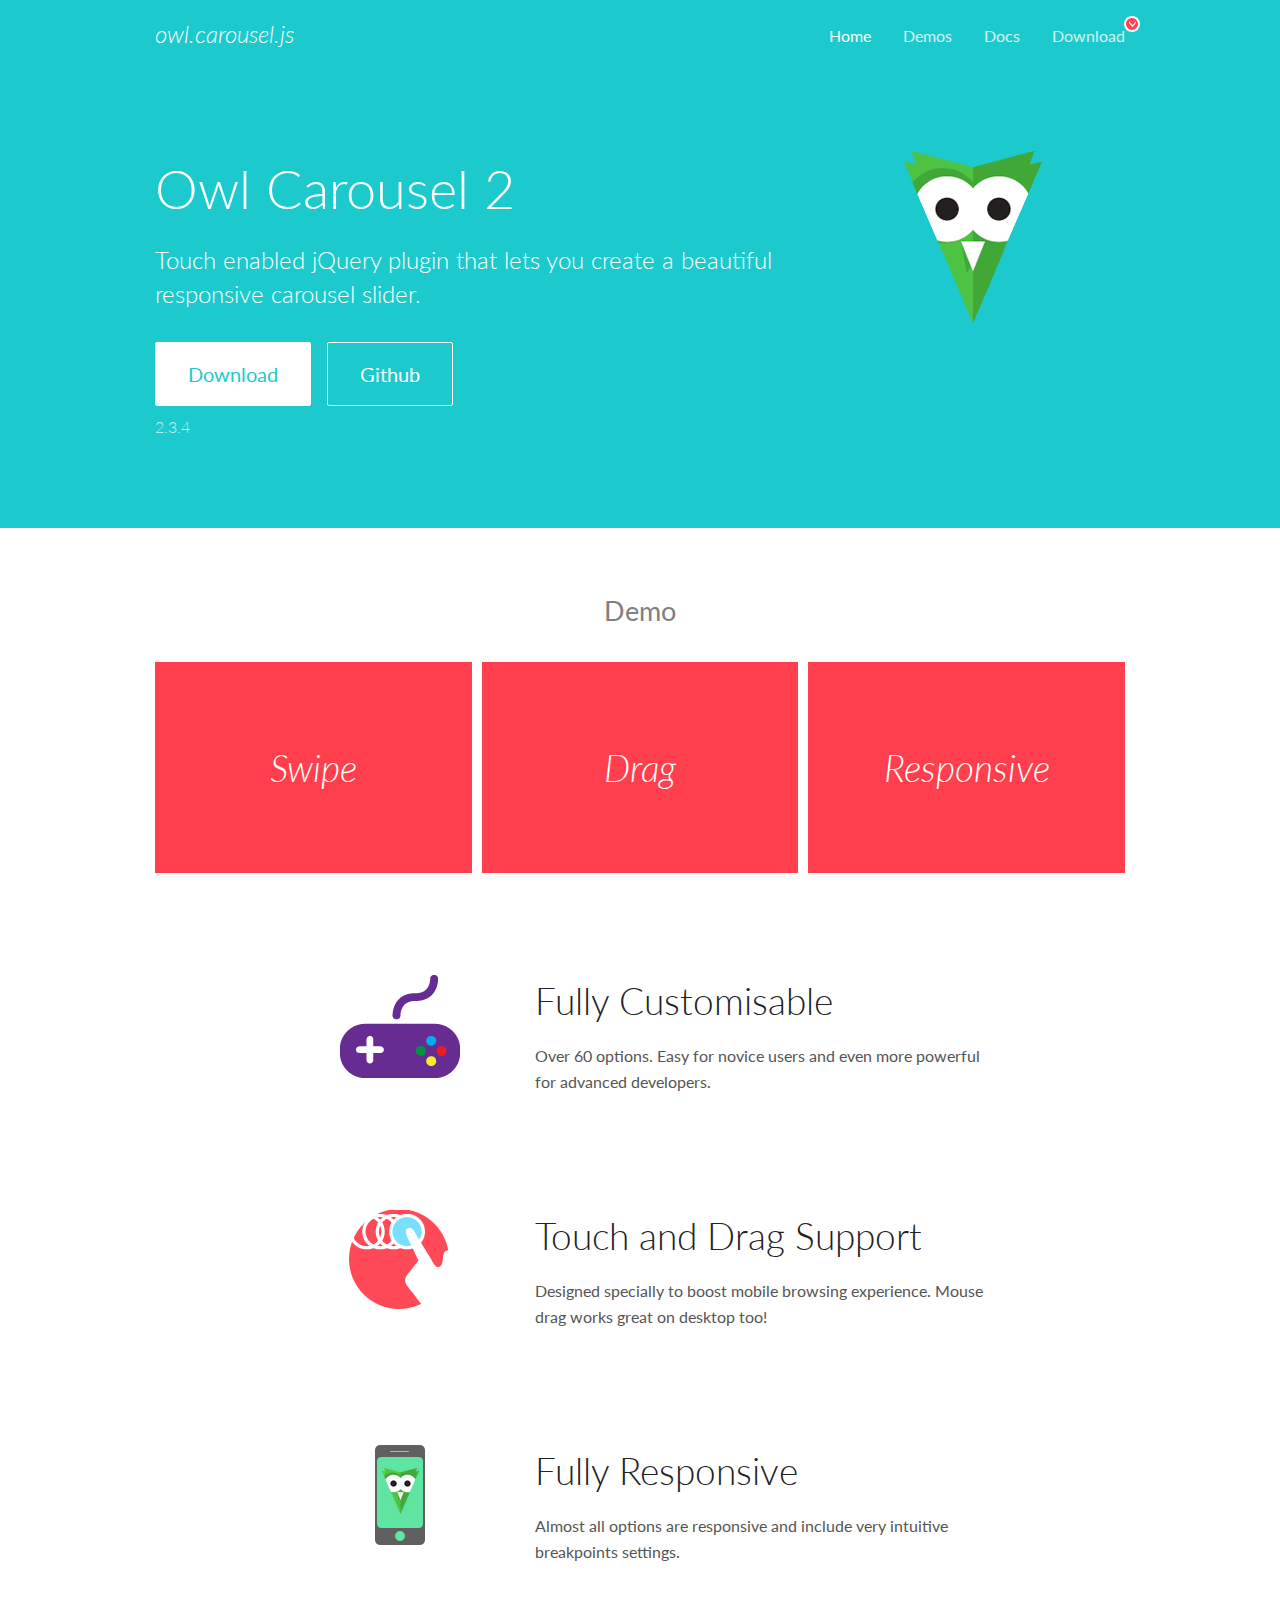
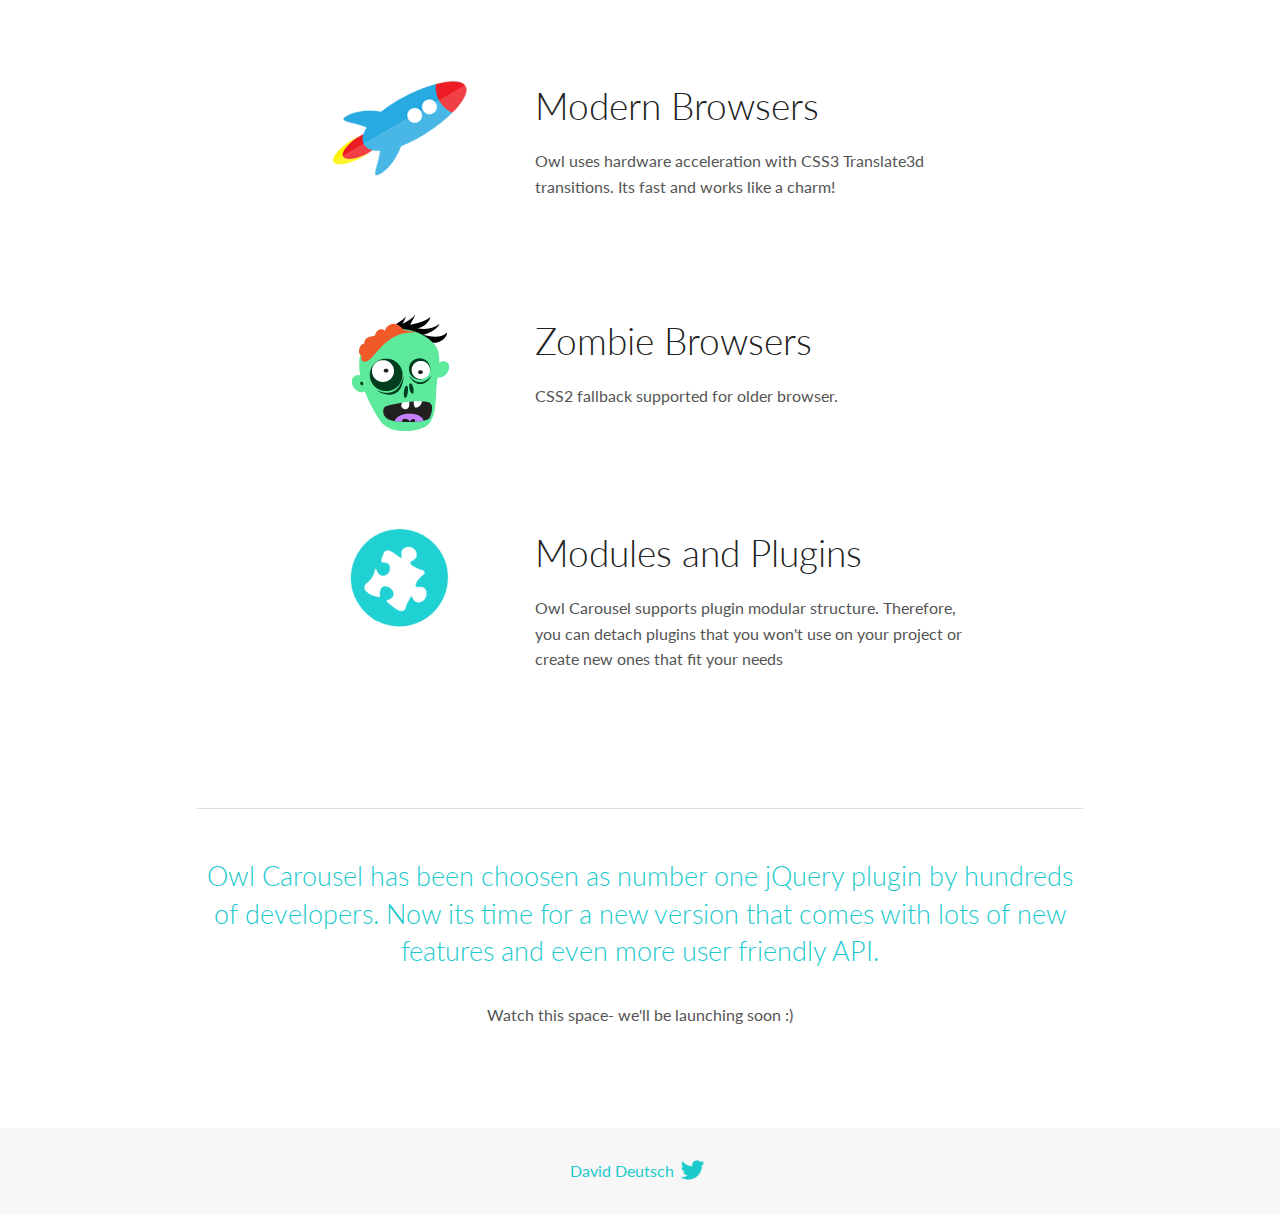
<file: OwlCarousel2-2.3.4/docs/index.html>
<!DOCTYPE html>
<html lang="en">
  <head>

    <!-- head -->
    <meta charset="utf-8">
    <meta name="msapplication-tap-highlight" content="no" />
    <meta name="viewport" content="width=device-width, initial-scale=1.0" />
    <meta name="description" content="Touch enabled jQuery plugin that lets you create beautiful responsive carousel slider.">
    <meta name="author" content="David Deutsch">
    <title>
      Home | Owl Carousel | 2.3.4
    </title>

    <!-- Stylesheets -->
    <link href='https://fonts.googleapis.com/css?family=Lato:300,400,700,400italic,300italic' rel='stylesheet' type='text/css'>
    <link rel="stylesheet" href="assets/css/docs.theme.min.css">

    <!-- Owl Stylesheets -->
    <link rel="stylesheet" href="assets/owlcarousel/assets/owl.carousel.min.css">
    <link rel="stylesheet" href="assets/owlcarousel/assets/owl.theme.default.min.css">

    <!-- HTML5 shim and Respond.js IE8 support of HTML5 elements and media queries -->

    <!--[if lt IE 9]>
      <script src="https://oss.maxcdn.com/libs/html5shiv/3.7.0/html5shiv.js"></script>
      <script src="https://oss.maxcdn.com/libs/respond.js/1.3.0/respond.min.js"></script>
    <![endif]-->

    <!-- Favicons -->
    <link rel="apple-touch-icon-precomposed" sizes="144x144" href="assets/ico/apple-touch-icon-144-precomposed.png">
    <link rel="shortcut icon" href="assets/ico/favicon.png">
    <link rel="shortcut icon" href="favicon.ico">

    <!-- Yeah i know js should not be in header. Its required for demos.-->

    <!-- javascript -->
    <script src="assets/vendors/jquery.min.js"></script>
    <script src="assets/owlcarousel/owl.carousel.js"></script>
  </head>
  <body>

    <!-- header -->
    <header class="header">
      <div class="row">
        <div class="large-12 columns">
          <div class="brand left">
            <h3>
              <a href="/OwlCarousel2/">owl.carousel.js</a> 
            </h3>
          </div>
          <a id="toggle-nav" class="right">
            <span></span> <span></span> <span></span> 
          </a> 
          <div class="nav-bar">
            <ul class="clearfix">
              <li class="active">
                <a href="/OwlCarousel2/index.html">Home</a> 
              </li>
              <li> <a href="/OwlCarousel2/demos/demos.html">Demos</a>  </li>
              <li> <a href="/OwlCarousel2/docs/started-welcome.html">Docs</a>  </li>
              <li>
                <a href="https://github.com/OwlCarousel2/OwlCarousel2/archive/2.3.4.zip">Download</a> 
                <span class="download"></span> 
              </li>
            </ul>
          </div>
        </div>
      </div>
    </header>

    <!-- home panel -->
    <section id="hero">
      <div class="row">
        <div class="large-8 medium-8 columns">
          <h1>Owl Carousel 2</h1>
          <h4>Touch enabled jQuery plugin that lets you create a beautiful responsive carousel slider.</h4>
          <a href="https://github.com/OwlCarousel2/OwlCarousel2/archive/2.3.4.zip" class="hero-button">Download</a> 
          <a href="https://github.com/OwlCarousel2/OwlCarousel2" class="hero-button outline">Github</a> 
          <p>2.3.4</p>
        </div>
        <div class="large-4 medium-4 columns">
          <img class="owl-logo" src="assets/img/owl-logo.png" alt="mr. Owl">
        </div>
      </div>
    </section>

    <!-- body -->
    <div class="home-demo">
      <div class="row">
        <div class="large-12 columns">
          <h3>Demo</h3>
          <div class="owl-carousel">
            <div class="item">
              <h2>Swipe</h2>
            </div>
            <div class="item">
              <h2>Drag</h2>
            </div>
            <div class="item">
              <h2>Responsive</h2>
            </div>
            <div class="item">
              <h2>CSS3</h2>
            </div>
            <div class="item">
              <h2>Fast</h2>
            </div>
            <div class="item">
              <h2>Easy</h2>
            </div>
            <div class="item">
              <h2>Free</h2>
            </div>
            <div class="item">
              <h2>Upgradable</h2>
            </div>
            <div class="item">
              <h2>Tons of options</h2>
            </div>
            <div class="item">
              <h2>Infinity</h2>
            </div>
            <div class="item">
              <h2>Auto Width</h2>
            </div>
          </div>
        </div>
      </div>
    </div>
    <script>
      var owl = $('.owl-carousel');
      owl.owlCarousel({
        margin: 10,
        loop: true,
        responsive: {
          0: {
            items: 1
          },
          600: {
            items: 2
          },
          1000: {
            items: 3
          }
        }
      })
    </script>

    <!-- features -->
    <div id="features">
      <div class="row">
        <div class="small-12 medium-9 small-centered columns">
          <section class="row feature">
            <div class="medium-4 small-12 columns">
              <img src="assets/img/feature-options.png" alt="">
            </div>
            <div class="medium-8 small-12 columns">
              <h2>Fully Customisable</h2>
              <p>Over 60 options. Easy for novice users and even more powerful for advanced developers.</p>
            </div>
          </section>
          <section class="row feature">
            <div class="medium-4 small-12 columns">
              <img src="assets/img/feature-drag.png" alt="">
            </div>
            <div class="medium-8 small-12 columns">
              <h2>Touch and Drag Support</h2>
              <p>Designed specially to boost mobile browsing experience. Mouse drag works great on desktop too!</p>
            </div>
          </section>
          <section class="row feature">
            <div class="medium-4 small-12 columns">
              <img src="assets/img/feature-responsive.png" alt="">
            </div>
            <div class="medium-8 small-12 columns">
              <h2>Fully Responsive</h2>
              <p>Almost all options are responsive and include very intuitive breakpoints settings.</p>
            </div>
          </section>
          <section class="row feature">
            <div class="medium-4 small-12 columns">
              <img src="assets/img/feature-modern.png" alt="">
            </div>
            <div class="medium-8 small-12 columns">
              <h2>Modern Browsers</h2>
              <p>Owl uses hardware acceleration with CSS3 Translate3d transitions. Its fast and works like a charm! </p>
            </div>
          </section>
          <section class="row feature">
            <div class="medium-4 small-12 columns">
              <img src="assets/img/feature-zombie.png" alt="">
            </div>
            <div class="medium-8 small-12 columns">
              <h2>Zombie Browsers</h2>
              <p>CSS2 fallback supported for older browser.</p>
            </div>
          </section>
          <section class="row feature">
            <div class="medium-4 small-12 columns">
              <img src="assets/img/feature-module.png" alt="">
            </div>
            <div class="medium-8 small-12 columns">
              <h2>Modules and Plugins</h2>
              <p>Owl Carousel supports plugin modular structure. Therefore, you can detach plugins that you won&#x27;t use on your project or create new ones that fit your needs</p>
            </div>
          </section>
        </div>
      </div>
    </div>

    <!-- footer -->
    <section id="teaser-text">
      <div class="row">
        <div class="small-12 medium-11 small-centered columns">
          <hr>
          <h3 id="owl-carousel-has-been-choosen-as-number-one-jquery-plugin-by-hundreds-of-developers-now-its-time-for-a-new-version-that-comes-with-lots-of-new-features-and-even-more-user-friendly-api-">Owl Carousel has been choosen as number one jQuery plugin by hundreds of developers. Now its time for a new version that comes with lots of new features and even more user friendly API.</h3>
          <p>Watch this space- we&#39;ll be launching soon :)</p>
        </div>
      </div>
    </section>

    <!-- footer -->
    <footer class="footer">
      <div class="row">
        <div class="large-12 columns">
          <h5>
            <a href="/OwlCarousel2/docs/support-contact.html">David Deutsch</a> 
            <a id="custom-tweet-button" href="https://twitter.com/share?url=https://github.com/OwlCarousel2/OwlCarousel2&text=Owl Carousel - This is so awesome! " target="_blank"></a> 
          </h5>
        </div>
      </div>
    </footer>

    <!-- vendors -->
    <script src="assets/vendors/highlight.js"></script>
    <script src="assets/js/app.js"></script>
  </body>
</html>
</file>
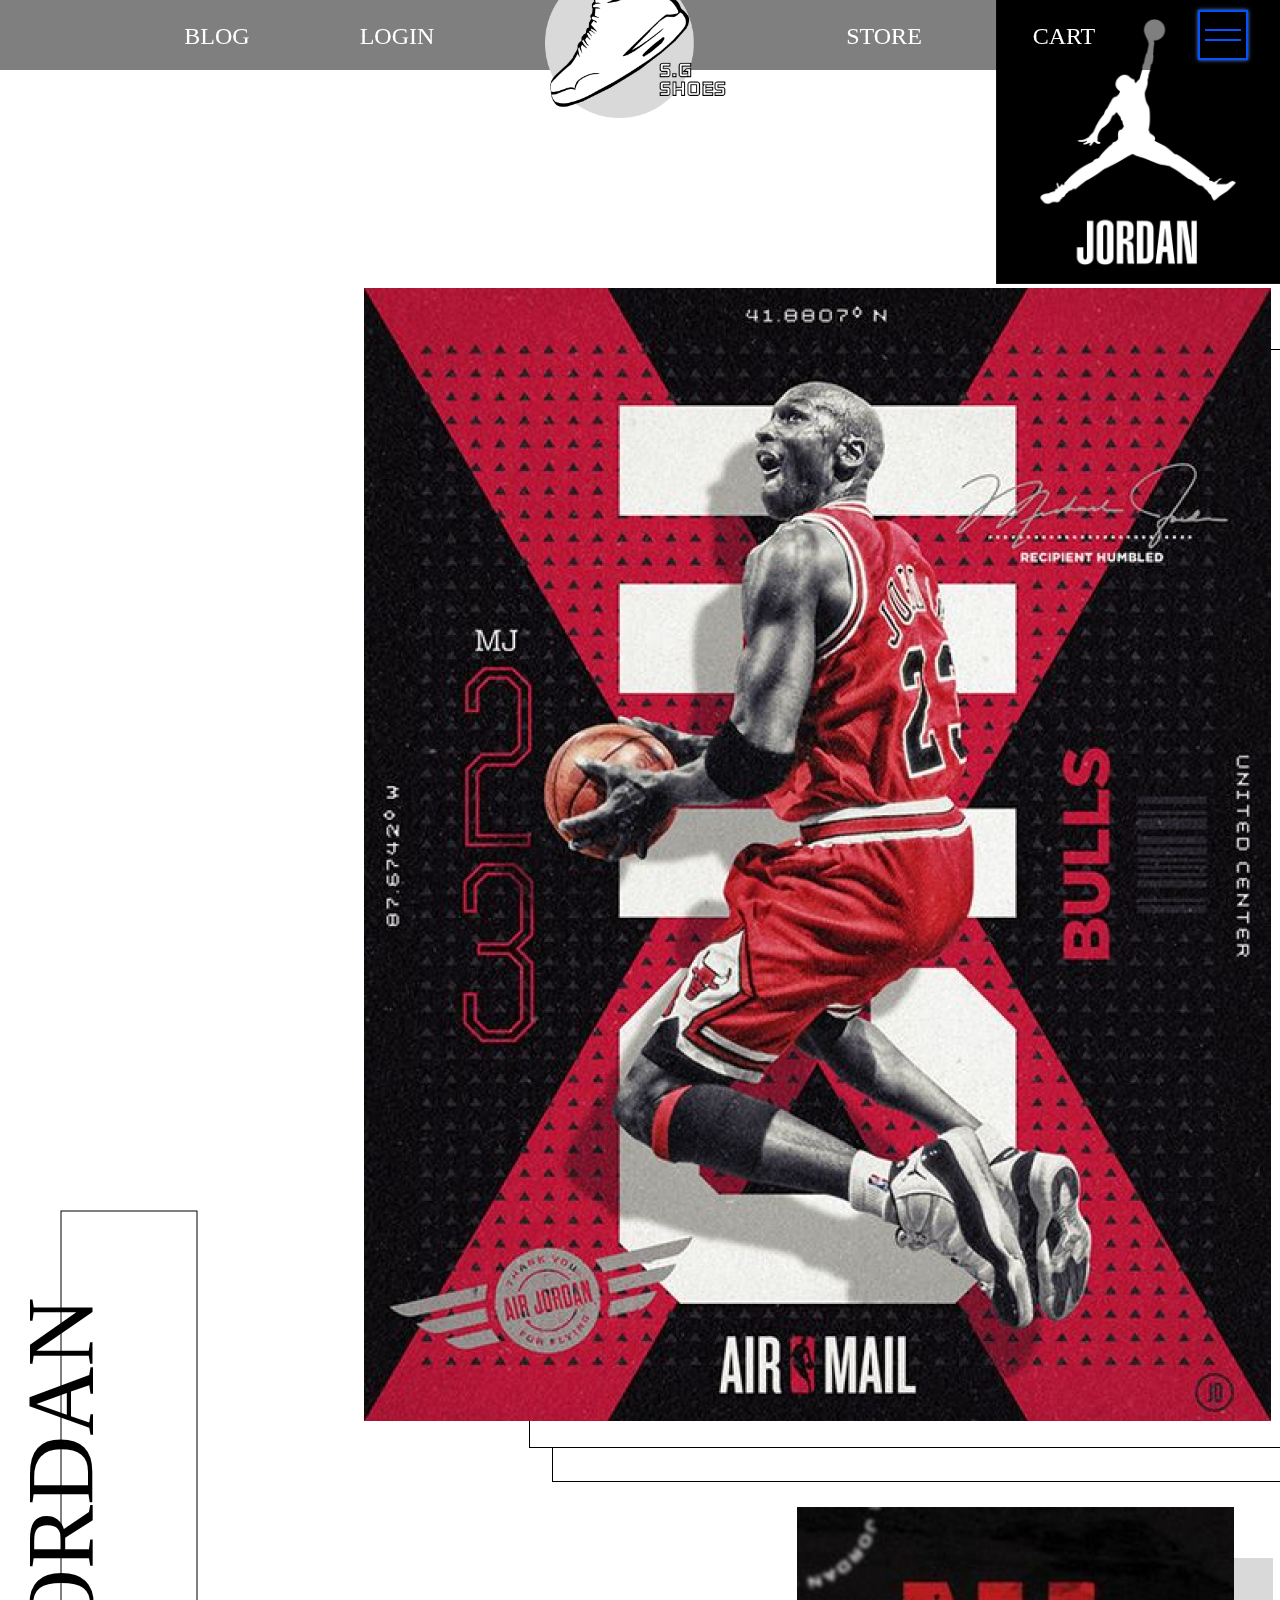
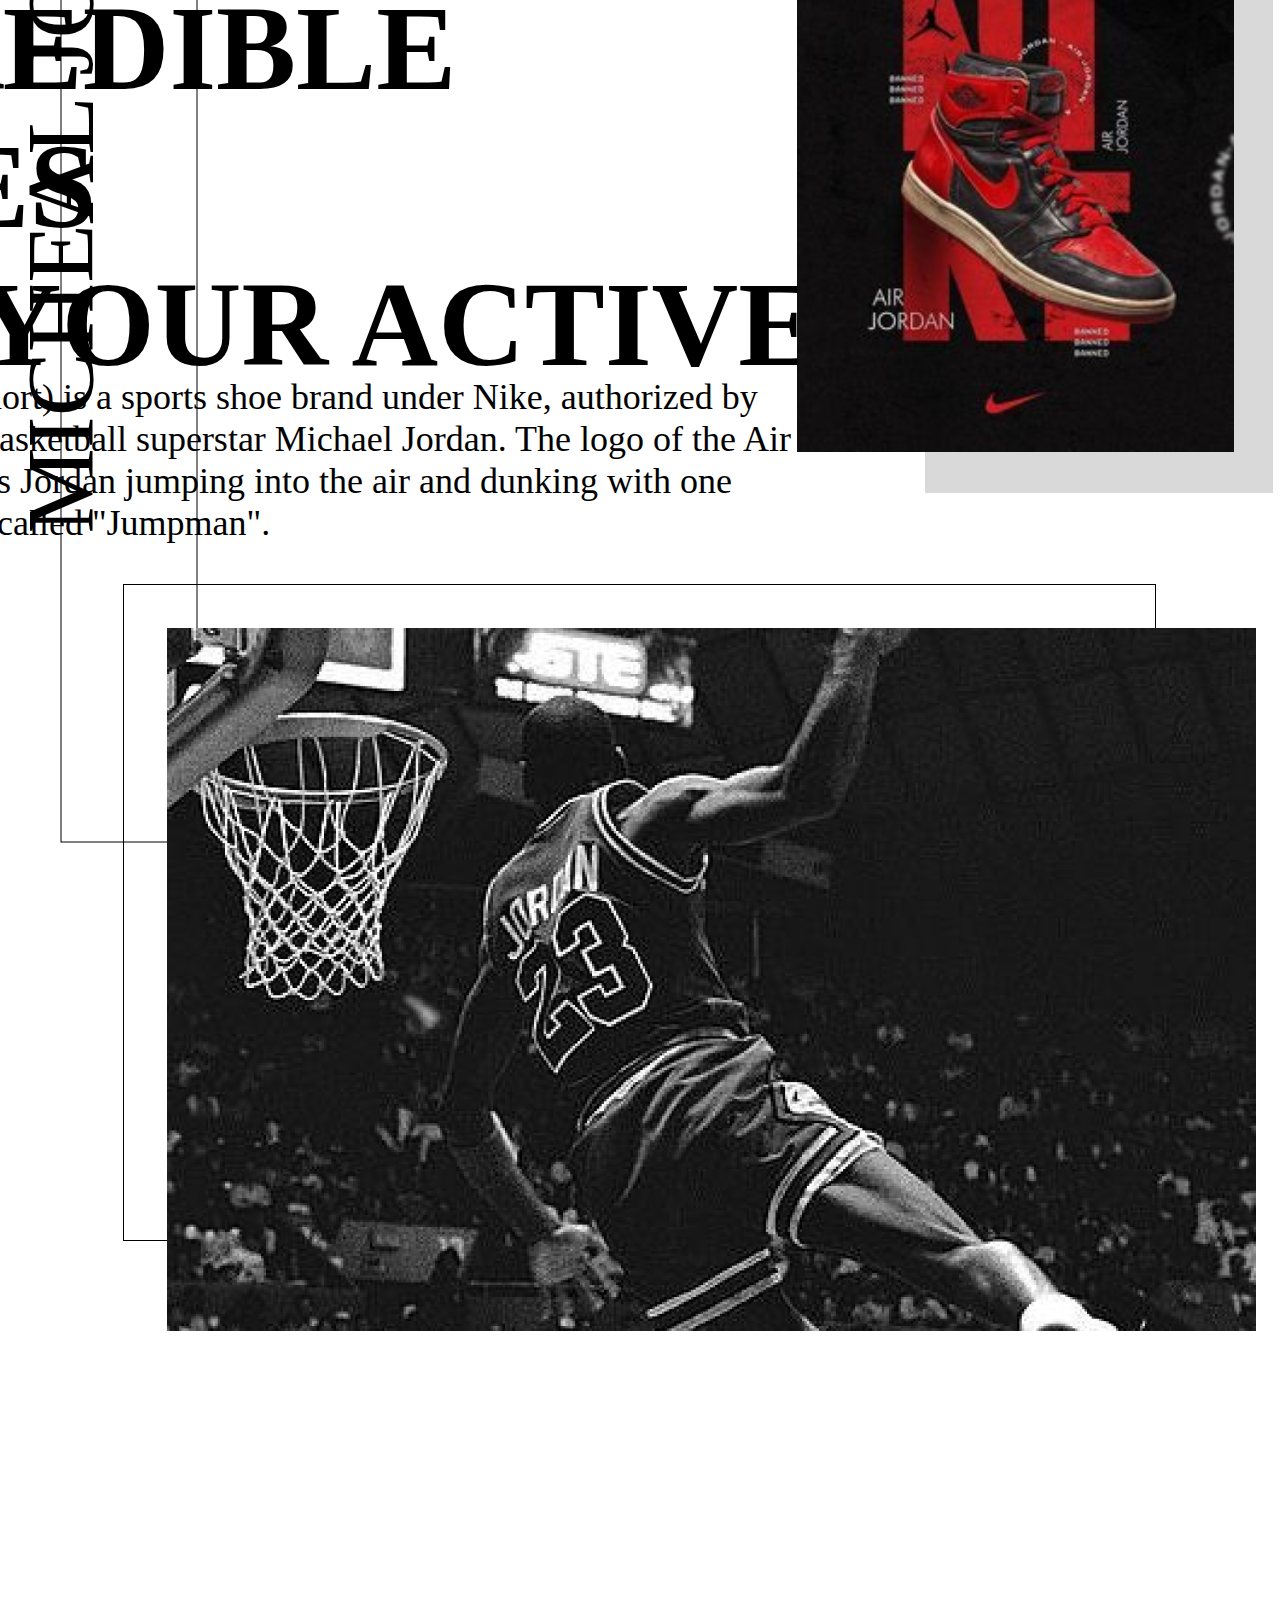
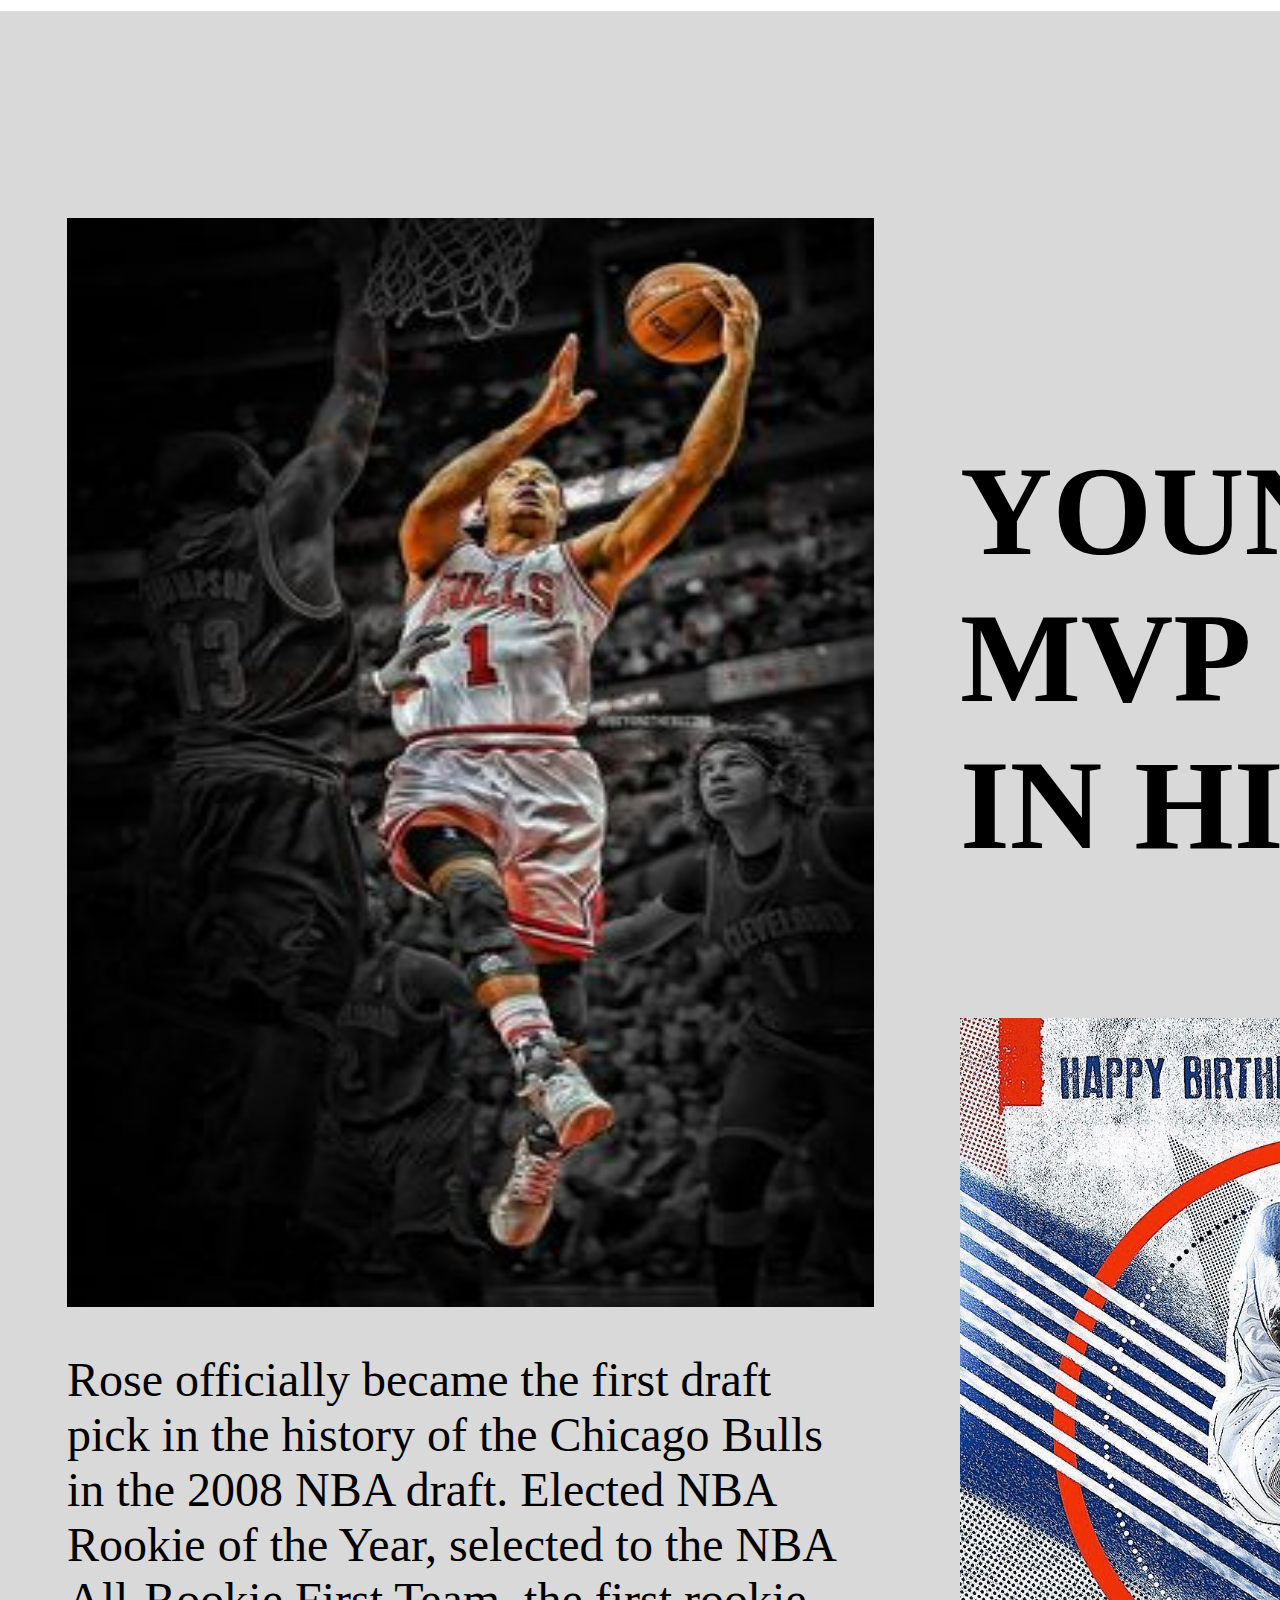
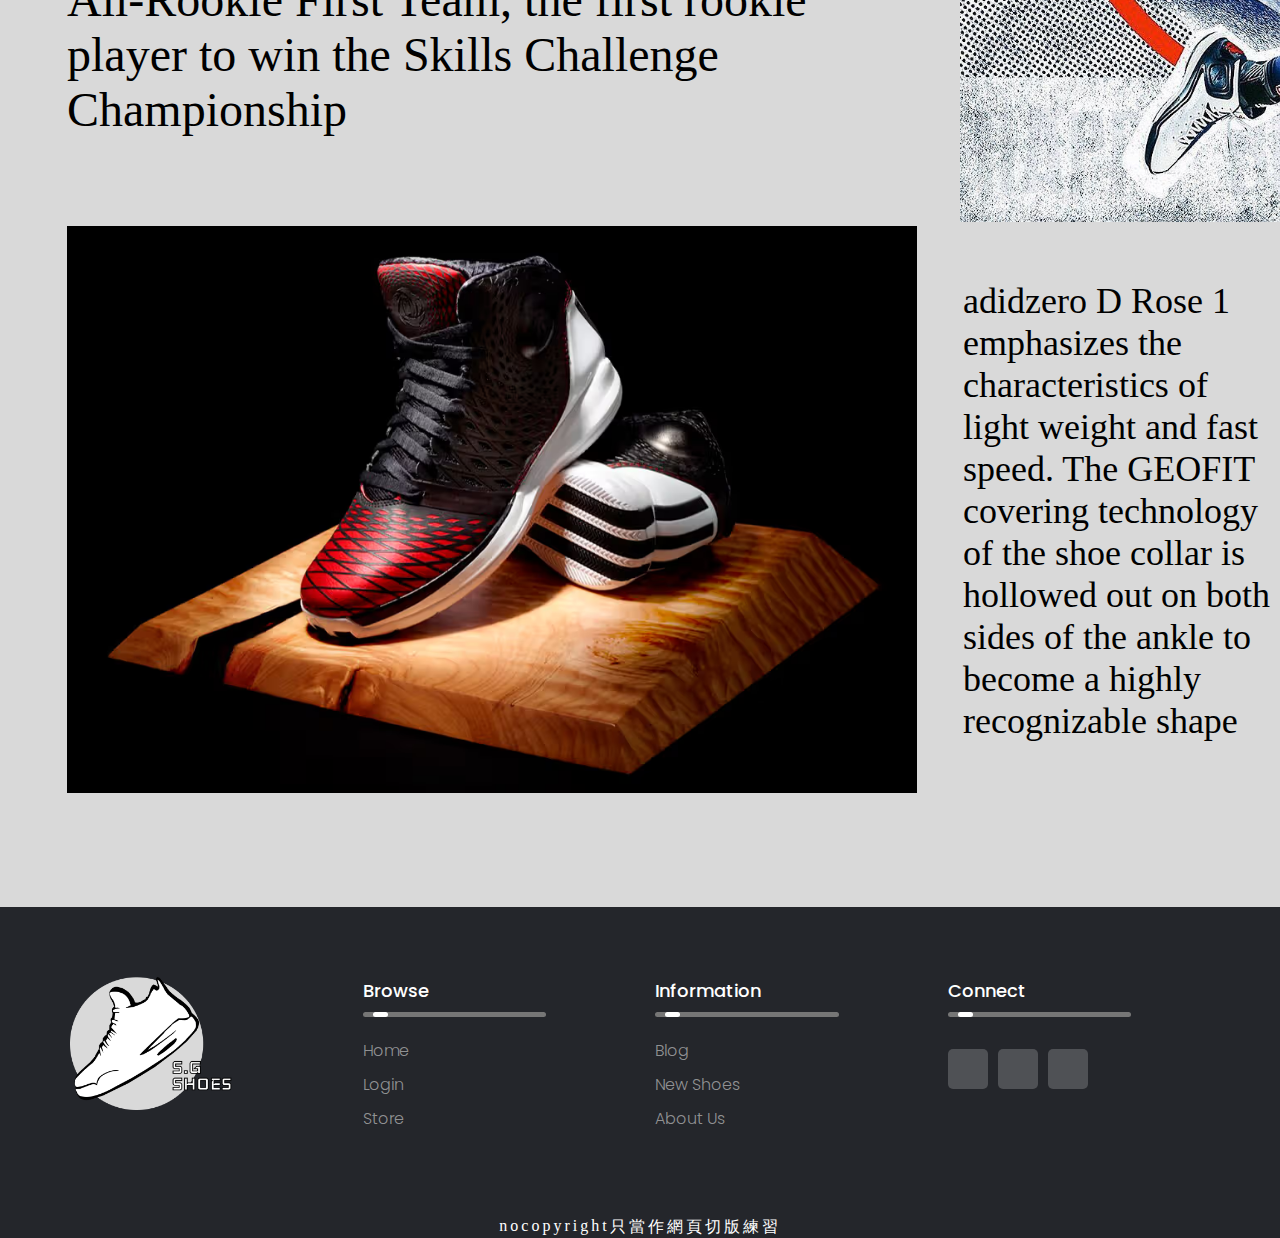
<file: blog.html>
<!DOCTYPE html>
<html lang="en">

<head>
    <meta charset="UTF-8">
    <meta http-equiv="X-UA-Compatible" content="IE=edge">
    <meta name="viewport" content="width=device-width, initial-scale=1.0">
    <title>Document</title>
    <style>
        @import url('nav.css');
        @import url('footer.css');
        @import url('https://fonts.googleapis.com/css2?family=Antonio:wght@700&display=swap');
        @import url('blog.css');
        @import url('https://fonts.googleapis.com/css2?family=Poppins&display=swap');
    </style>
    <link rel="stylesheet" href="https://cdnjs.cloudflare.com/ajax/libs/font-awesome/6.4.0/css/all.min.css"
        integrity="sha512-iecdLmaskl7CVkqkXNQ/ZH/XLlvWZOJyj7Yy7tcenmpD1ypASozpmT/E0iPtmFIB46ZmdtAc9eNBvH0H/ZpiBw=="
        crossorigin="anonymous" referrerpolicy="no-referrer" />
    <script src="nav.js"></script>
</head>

<body>
    <button class="hamberger">
        <div class="open_hamberger">
            <span></span>
            <span></span>
        </div>
        <div class="close_hamberger">
            <span></span>
            <span></span>
        </div>
    </button>
    <div class="hamberger_navbar">
        <div class="hamberger_navbar_wrap">
            <ul class="clip_wrap">
                <li class="text"><a class="word_animation" data-word="INDEX" href="index.html"><span
                            class="hambergerword" data-word-inside="INDEX">INDEX</span></a></li>
                <li class="text"><a class="word_animation" data-word="BLOG" href="blog.html"><span class="hambergerword"
                            data-word-inside="BLOG">BLOG</span></a></li>
                <li class="text"><a class="word_animation" data-word="LOGIN" href="login.html"><span
                            class="hambergerword" data-word-inside="LOGIN">LOGIN</span></a></li>
                <li class="text"><a class="word_animation" data-word="STORE" href="store.html"><span
                            class="hambergerword" data-word-inside="STORE">STORE</span></a></li>
                <li class="text"><a class="word_animation" data-word="CART" href="checkout.html"><span class="hambergerword"
                            data-word-inside="CART">CART</span></a></li>
            </ul>
        </div>

    </div>
    <header>
        <nav>

            <ul class="navwrap">
                <li class="pic"><a href="index.html"><img src="img/Group 69.png" alt=""></a></li>
                <li class="text"><a class="nav_word_animation" href="blog.html" data-word="blog"><span
                            data-word-inside="blog">blog</span></a></li>
                <li class="text"><a class="nav_word_animation" href="login.html" data-word="login"><span
                            data-word-inside="login">login</span></a></li>
                <li class="text"><a class="nav_word_animation" href="store.html" data-word="store"><span
                            data-word-inside="store">store</span></a></li>
                <li class="text"><a class="nav_word_animation" href="checkout.html" data-word="cart"><span
                            data-word-inside="cart">cart</span></a></li>
            </ul>
        </nav>
    </header>
    <section class="air_jordan_superstar">

        <div class="jordan_main_area">
            <div class="jordan_part_one">
                <div class="jordan_logo">
                    <div class="pic"><img src="img\5592485512377af8624b2bdad817825a.jpg" alt=""></div>
                </div>
            </div>

            <div class="jordan_part_two">
                <div class="jordan_name">
                    <div class="name_block">
                        <div class="micheal_jordan"><span>MICHEAL JORDAN</span></div>
                    </div>
                </div>


                <div class="jordan_main_pic">
                    <div class="block"></div>
                    <div class="block"></div>
                    <div class="pic"><img src="img\image 16 (1).png" alt=""></div>
                </div>
            </div>
            <div class="jordan_part_three">
                <div class="main_text">
                    <h3>
                        <span> INCREDIBLE</span>
                        <span> SHOES</span>
                        <span> FOR YOUR ACTIVE </span>
                    </h3>
                    <p>Air Jordan (AJ for short) is a sports shoe brand under Nike, authorized by the American NBA
                        basketball superstar Michael Jordan. The logo of the Air Jordan sports brand is Jordan jumping
                        into
                        the air and dunking with one hand, which is often called "Jumpman".</p>
                </div>
                <div class="air_jordan_one">
                    <div class="pic"><img src="img\93c9090d99cd397831838952ffa4c465.jpg" alt=""></div>
                </div>
            </div>
            <div class="jordan_part_four">
                <div class="jordan_dumk">
                    <div class="pic"><img src="img\Rectangle 342.png" alt="">
                    </div>
                </div>
            </div>

        </div>

    </section>

    <section class="addidas_superstar">
        <div class="derric_rose_main_area">

            <div class="part_one">
                <div class="part_one_right">
                    <div class="addidas_logo"><img src="img\f9c53354567c16d3ee75aff62ff5afc5.jpg" alt=""></div>
                    <h3><span>YOUNGEST MVP</span><span> IN HISTORY</span></h3>
                    <div class="name_pic_wrap">
                        <div class="pic"><img src="img\2bba2b28b84dd65d6dde08a0e26e4235.jpg" alt=""></div>
                        <div class="name"><span>DERRIC ROSE</span></div>
                    </div>

                </div>
                <div class="part_one_left">
                    <div class="pic"><img src="img\c488505222e62385ec2ad7018be26341.jpg" alt=""></div>
                    <div class="text">
                        <p>Rose officially became the first draft pick in the history of the Chicago Bulls in the 2008
                            NBA draft. Elected NBA Rookie of the Year, selected to the NBA All-Rookie First Team, the
                            first rookie player to win the Skills Challenge Championship</p>
                    </div>
                </div>
            </div>

            <div class="part_two">
                <div class="shoes">
                    <div class="pic"><img
                            src="img\https___hypebeast.com_image_2013_01_adidas-and-derrick-rose-launch-the-d-rose-3-5-2.avif"
                            alt=""></div>
                </div>
                <div class="text">
                    <p>adidzero D Rose 1 emphasizes the characteristics of light weight and fast speed. The GEOFIT
                        covering technology of the shoe collar is hollowed out on both sides of the ankle to become a
                        highly recognizable shape</p>
                </div>
            </div>


            <div>





    </section>
    <footer>
        <div class="main_footer">
            <div class="footer_wrap">
                <div class="footer_row">
                    <div class="footer_col footer_title">
                        <div class="logo"><img src="img/Group 69.png"></div>
                        <!-- <div class="text">
                        <p>Athletes in all sports face mental challenges that can be just as difficult to overcome as
                            physical
                        </p>
                    </div> -->
                        <!-- <div class="subscribe">
                        <form action="">
                            <input type="text">
                            <input type="submit" value="Subscribe">
                        </form>
                    </div> -->
                    </div>
                    <div class="footer_col">
                        <h4>Browse<div class="footer_ani"><span></span></div>
                        </h4>
                        <ul>
                            <li><a href="index.html">Home</a></li>
                            <li><a href="login.html">Login</a></li>
                            <li><a href="store.html">Store</a></li>
                        </ul>
                    </div>
                    <div class="footer_col">
                        <h4>Information <div class="footer_ani"><span></span></div>
                        </h4>
                        <ul>
                            <li><a href="blog.html">Blog</a></li>
                            <li><a href="#">New shoes</a></li>
                            <li><a href="#">About us</a></li>
                        </ul>
                    </div>
                    <div class="footer_col">
                        <h4>Connect<div class="footer_ani"><span></span></div>
                        </h4>
                        <ul class="connect_button">
                            <li><a href="#"><i class="fa-brands fa-square-twitter"></i></a></li>
                            <li><a href="#"><i class="fa-brands fa-square-facebook"></i></a></i>
                            <li><a href="#"><i class="fa-brands fa-square-instagram"></i></a></li>
                        </ul>
                    </div>
                </div>
            </div>
        </div>
        <div class="nocopyright">nocopyright<i class="fa-regular fa-copyright"></i>只當作網頁切版練習</div>
    </footer>
    <!-- <script src="script.js"></script> -->



</body>

</html>
</file>
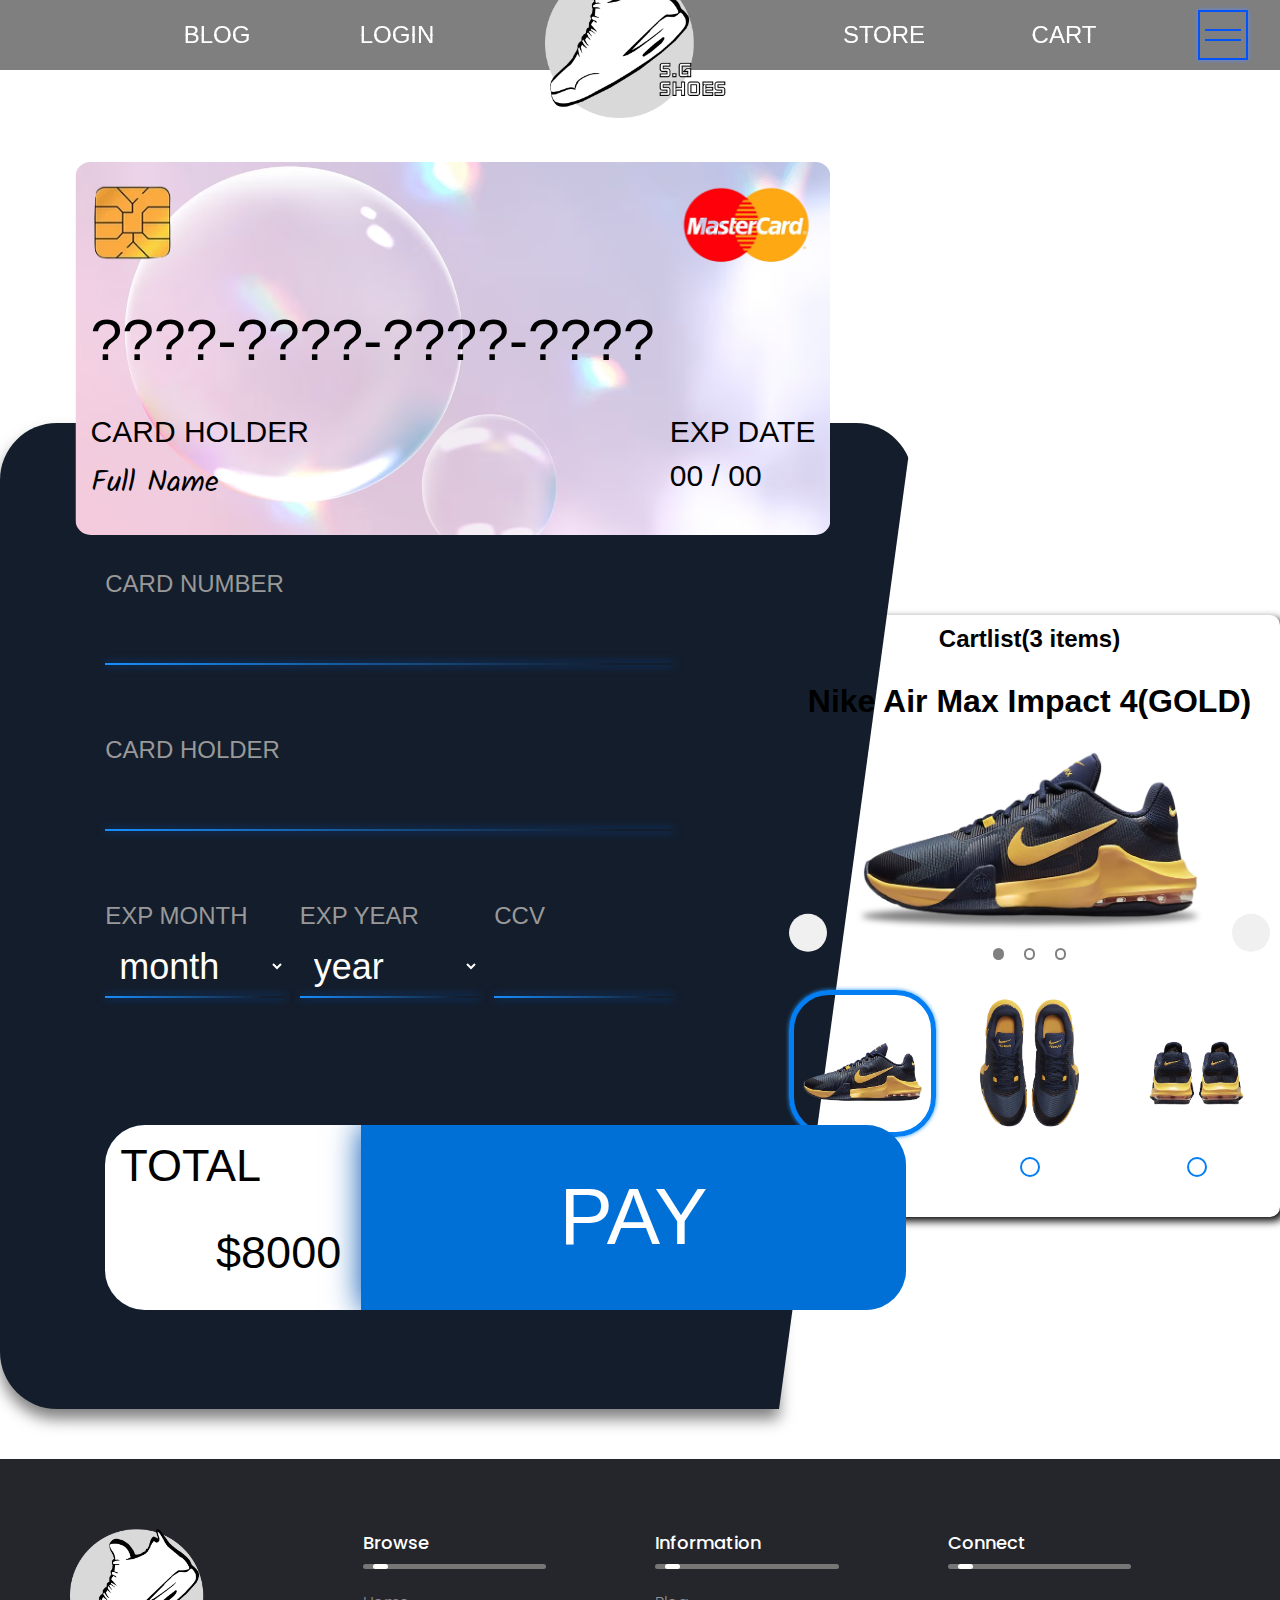
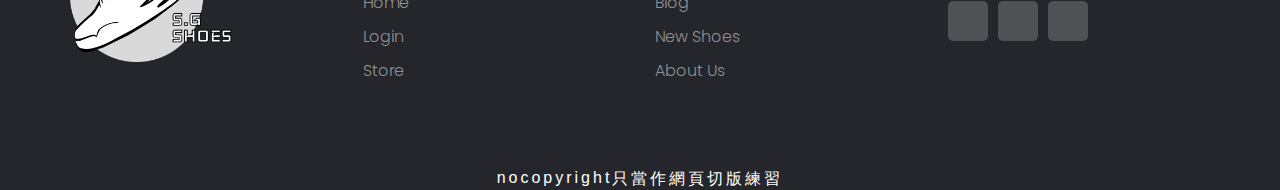
<file: checkout.html>
<!DOCTYPE html>
<html lang="en">

<head>
    <meta charset="UTF-8">
    <meta http-equiv="X-UA-Compatible" content="IE=edge">
    <meta name="viewport" content="width=device-width, initial-scale=1.0">
    <title>Document</title>
    <link rel="stylesheet" href="https://cdnjs.cloudflare.com/ajax/libs/font-awesome/6.4.0/css/all.min.css"
        integrity="sha512-iecdLmaskl7CVkqkXNQ/ZH/XLlvWZOJyj7Yy7tcenmpD1ypASozpmT/E0iPtmFIB46ZmdtAc9eNBvH0H/ZpiBw=="
        crossorigin="anonymous" referrerpolicy="no-referrer" />
    <style>
        @import url('nav.css');
        @import url('checkout_style.css');
        @import url('https://fonts.googleapis.com/css2?family=Kalam&display=swap');
        @import url('https://fonts.googleapis.com/css2?family=Cedarville+Cursive&display=swap');
        @import url('https://fonts.googleapis.com/css2?family=Cedarville+Cursive&family=Freehand&display=swap');
        @import url('footer.css');
</style>
     <script src="nav.js"></script>
    <script src="checkout_script.js"></script> 
</head>

<body>
    <button class="hamberger">
        <div class="open_hamberger">
            <span></span>
            <span></span>
        </div>
        <div class="close_hamberger">
            <span></span>
            <span></span>
        </div>
    </button>
    <div class="hamberger_navbar">
        <div class="hamberger_navbar_wrap">
            <ul class="clip_wrap">
                <li class="text"><a class="word_animation" data-word="INDEX" href="index.html"><span
                            class="hambergerword" data-word-inside="INDEX">INDEX</span></a></li>
                <li class="text"><a class="word_animation" data-word="BLOG" href="blog.html"><span class="hambergerword"
                            data-word-inside="BLOG">BLOG</span></a></li>
                <li class="text"><a class="word_animation" data-word="LOGIN" href="login.html"><span
                            class="hambergerword" data-word-inside="LOGIN">LOGIN</span></a></li>
                <li class="text"><a class="word_animation" data-word="STORE" href="store.html"><span
                            class="hambergerword" data-word-inside="STORE">STORE</span></a></li>
                <li class="text"><a class="word_animation" data-word="CART" href="checkout.html"><span class="hambergerword"
                            data-word-inside="CART">CART</span></a></li>
            </ul>
        </div>

    </div>
    <header>
        <nav>

            <ul class="navwrap">
                <li class="pic"><a href="index.html"><img src="img/Group 69.png" alt=""></a> </li>
                <li class="text"><a class="nav_word_animation" href="blog.html" data-word="blog"><span
                            data-word-inside="blog">blog</span></a></li>
                <li class="text"><a class="nav_word_animation" href="login.html" data-word="login"><span
                            data-word-inside="login">login</span></a></li>
                <li class="text"><a class="nav_word_animation" href="store.html" data-word="store"><span
                            data-word-inside="store">store</span></a></li>
                <li class="text"><a class="nav_word_animation" href="checkout.html" data-word="cart"><span
                            data-word-inside="cart">cart</span></a></li>
            </ul>
        </nav>
    </header>
    <article>
        <section>
            <div class="font_wrap">
                <div class="pay_wrap">
                    <div class="total_shoes_area">
                        <h1 class="sport_style">Cartlist(3 items)</h1>
                        <h1 class="shoes_title">
                            <span>Nike Air Max Impact 4(GOLD)</span>
                            <span class="cover_animation"></span>
                        </h1>
                        <!-- <div class="stars">
                    <div class="stars"><i class="fa-solid fa-star"></i><i class="fa-solid fa-star"></i><i
                            class="fa-solid fa-star"></i><i class="fa-solid fa-star"></i><i
                            class="fa-solid fa-star"></i></div>
                </div> -->

                        <div class="shoes_change">
                            <div class="showpic">
                                <div class="pic">
                                    <img src="img\shoes_main\shoes0_0\pic0.png">
                                </div>
                                <div class="shadow"></div>
                            </div>
                            <div class='prev_next_bar'>
                                <button class="prev"><i class="fa-solid fa-arrow-left-long"></i></button>
                                <button class="next"><i class="fa-solid fa-arrow-right-long"></i></button>
                            </div>
                            <!-- <div class="color">
                        <img src="https://picsum.photos/200/200/?random=10">
                        <img src="https://picsum.photos/300/200/?random=10">
                    </div> -->
                            <div class="dot_index"><span class="dot_index_active"></span><span></span><span></span></div>
                            <div class="more_deg_pic">
                                <div class="deg_card">
                                    <div class="pic active_border_color"><img src="img\shoes_more_deg\shoes0_0\pic0.png"></div>
                                    <div class="dot active_background_color"></div>
                                </div>
                                <div class="deg_card">
                                    <div class="pic"><img src="img\shoes_more_deg\shoes0_0\pic1.png"></div>
                                    <div class="dot"></div>
                                </div>
                                <div class="deg_card">
                                    <div class="pic"><img src="img\shoes_more_deg\shoes0_0\pic2.png"></div>
                                    <div class="dot"></div>
                                </div>
                            </div>
                        </div>
                    </div>
                </div>
            </div>

        </section>
        <section>
            <div class="creditcard_area">
                <div class="container creditcard_form">
                <div class="creditcard_touch">
                    <div class="creditcard_wrap">
                        <div class="creditcard">
                            <div class="pic">
                                <div class="chip">
                                    <img src="img\chip_0.png">
                                </div>
                                <div class="card_type">
                                    <img src="img\bank_logo_0.png"
                                        alt="">
                                </div>
                            </div>
                            <div class="card_number">
                                <!-- <p class="card_number_title">CARD NUMBER</p> -->
                                <p class="card_number_word">????-????-????-????</p>
                            </div>
                            <div class="holer_exp_wrap">
                            <div class="card_holder">
                                <p class="card_holder_title">CARD HOLDER</p>
                                <p class="card_holder_name">Full Name</p>
                            </div>
                            <div class="card_month_year">
                                <p class="month_year_title">EXP DATE</p>
                                <p class="exp_date">
                                 <span class="exp_month">00</span>
                                 <span>/</span>
                                 <span class="exp_year">00</span>
                                </p>
                            </div>
                         </div>
                        </div>
                        <div class="creditcard_back">
                         <div class="magnetic_stripe"></div>
                         <div class="back_information_wrap">
                            <div class="company_ccv_wrap">
                                <div class="company"></div>
                                <div class="ccv_number_area"></div>
                            </div>
                                <p>Common materials include rubber, foam, synthetic fabrics, leather, and mesh.</p>
                                <div class="bank_footer_wrap"><p>Support by S.G shoes store</p><div class="pic"><img src="img\bank_logo_0.png" alt=""></div></div>
                         </div>
                        </div>
                    </div>
                </div>
                    <div class="form_product_wrap">
                        <form action="">
                            <div class="input_area">
                                <label for="card_number">card number
                                <input type="text" id='card_number' maxlength="19" >  
                            
                            </label>
                            <p class="verify"> </p>
                            </div>
                            <div class="input_area">
                                <label for="card_holder">card holder</label>
                                <input type="text" id='card_holder' maxlength="19">
                                <p class="eng_name"></p>
                            </div>
                            

                            <div class="month_year_input">

                                <div class="input_area">
                                    <label for="month_select">EXP month</label>
                                    <select name="" id="month_select" class="month_select">
                                        <option value="month" selected disabled>month</option>
                                        <option value="01">01</option>
                                        <option value="02">02</option>
                                        <option value="03">03</option>
                                        <option value="04">04</option>
                                        <option value="05">05</option>
                                        <option value="06">06</option>
                                        <option value="07">07</option>
                                        <option value="08">08</option>
                                        <option value="09">09</option>
                                        <option value="10">10</option>
                                        <option value="11">11</option>
                                        <option value="12">12</option>
                                    </select>
                                </div>
                                <div class="input_area">
                                    <label for="year_select">EXP year</label>
                                    <select name="" id="year_select" class="year_select">
                                        <option value="year" selected disabled>year</option>
                                        <option value="24">24</option>
                                        <option value="25">25</option>
                                        <option value="26">26</option>
                                        <option value="27">27</option>
                                        <option value="28">28</option>
                                        <option value="29">29</option>
                                        <option value="30">30</option>
                                        <option value="31">31</option>
                                        <option value="32">32</option>
                                        <option value="33">33</option>
                                        <option value="34">34</option>
                                        <option value="35">35</option>
                                    </select>
                                </div>
                                <div class="input_area">
                                    <label for="ccv">ccv
                                    <input type="text" class="ccv" id="ccv" maxlength="3">
                                </label>
                                 <p class="ccv_check"></p>
                                </div>
                            </div>

                            <div class="submit_btn">
                                <div>
                                    <p>TOTAL</p>
                                    <p>$8000</p>
                                </div>
                                <div><a href="index.html">PAY</a></div>
                            </div>
                        </form>
                        <div class="pay_wrap">
                            <div class="total_shoes_area">
                                <h1 class="sport_style">Cartlist(3 items)</h1>
                                <h1 class="shoes_title">
                                    <span>Nike Air Max Impact 4(GOLD)</span>
                                    <span class="cover_animation"></span>
                                </h1>

                                <!-- <div class="stars">
                            <div class="stars"><i class="fa-solid fa-star"></i><i class="fa-solid fa-star"></i><i
                                    class="fa-solid fa-star"></i><i class="fa-solid fa-star"></i><i
                                    class="fa-solid fa-star"></i></div>
                        </div> -->

                                <div class="shoes_change">
                                    <div class="showpic">
                                        <div class="pic">
                                            <img src="img\shoes_main\shoes0_0\pic0.png">
                                        </div>
                                        <div class="shadow"></div>
                                    </div>
                                    <div class='prev_next_bar'>
                                        <button class="prev" ><i class="fa-solid fa-arrow-left-long"></i></button>
                                        <button class="next"><i class="fa-solid fa-arrow-right-long"></i></button>
                                    </div>
                                    <!-- <div class="color">
                                <img src="https://picsum.photos/200/200/?random=10">
                                <img src="https://picsum.photos/300/200/?random=10">
                            </div> -->
                                    <div class="dot_index"><span class="dot_index_active"></span><span></span><span></span></div>
                                    <div class="more_deg_pic">
                                        <div class="deg_card">
                                            <div class="pic active_border_color"><img src="img\shoes_more_deg\shoes0_0\pic0.png"></div>
                                            <div class="dot active_background_color"></div>
                                        </div>
                                        <div class="deg_card">
                                            <div class="pic"><img src="img\shoes_more_deg\shoes0_0\pic1.png"></div>
                                            <div class="dot"></div>
                                        </div>
                                        <div class="deg_card">
                                            <div class="pic"><img src="img\shoes_more_deg\shoes0_0\pic2.png"></div>
                                            <div class="dot"></div>
                                        </div>
                                    </div>
                                </div>
                            </div>
                        </div>
                    </div>
                </div>
            </div>
        </section>
    </article>
    <footer>
        <div class="main_footer">
            <div class="footer_wrap">
                <div class="footer_row">
                    <div class="footer_col footer_title">
                        <div class="logo"><img src="img/Group 69.png"></div>
                        <!-- <div class="text">
                        <p>Athletes in all sports face mental challenges that can be just as difficult to overcome as
                            physical
                        </p>
                    </div> -->
                        <!-- <div class="subscribe">
                        <form action="">
                            <input type="text">
                            <input type="submit" value="Subscribe">
                        </form>
                    </div> -->
                    </div>
                    <div class="footer_col">
                        <h4>Browse<div class="footer_ani"><span></span></div>
                        </h4>
                        <ul>
                            <li><a href="index.html">Home</a></li>
                            <li><a href="login.html">Login</a></li>
                            <li><a href="store.html">Store</a></li>
                        </ul>
                    </div>
                    <div class="footer_col">
                        <h4>Information <div class="footer_ani"><span></span></div>
                        </h4>
                        <ul>
                            <li><a href="blog.html">Blog</a></li>
                            <li><a href="shoes_detail.html">New shoes</a></li>
                            <li><a href="checkout.html">About us</a></li>
                        </ul>
                    </div>
                    <div class="footer_col">
                        <h4>Connect<div class="footer_ani"><span></span></div>
                        </h4>
                        <ul class="connect_button">
                            <li><a href="#"><i class="fa-brands fa-square-twitter"></i></a></li>
                            <li><a href="#"><i class="fa-brands fa-square-facebook"></i></a></i>
                            <li><a href="#"><i class="fa-brands fa-square-instagram"></i></a></li>
                        </ul>
                    </div>
                </div>
            </div>
        </div>
        <div class="nocopyright">nocopyright<i class="fa-regular fa-copyright"></i>只當作網頁切版練習</div>
    </footer>





    <script>
        // function select(element) {
        //     return document.querySelector(element)
        // }

        // function changePosition() {
        //     console.log(select('.pay_wrap'));
        //     let devieceSize = window.innerWidth
        //     let arr = [...(select('.form_product_wrap').children)]
        
        //     let result = arr[1].classList.contains('pay_wrap')
        //     console.log()
        //     console.log(arr.indexOf(select('.pay_wrap')))
        //     if (devieceSize >= 1200 && !result) {
        //         select('.form_product_wrap').appendChild(select('.pay_wrap'))
        //     } else if(devieceSize < 1200 && result){
                

        //     }
        // }

        // window.addEventListener('resize', function () {
        //     changePosition()
        // })

      
</script>






</body>

</html>
</file>
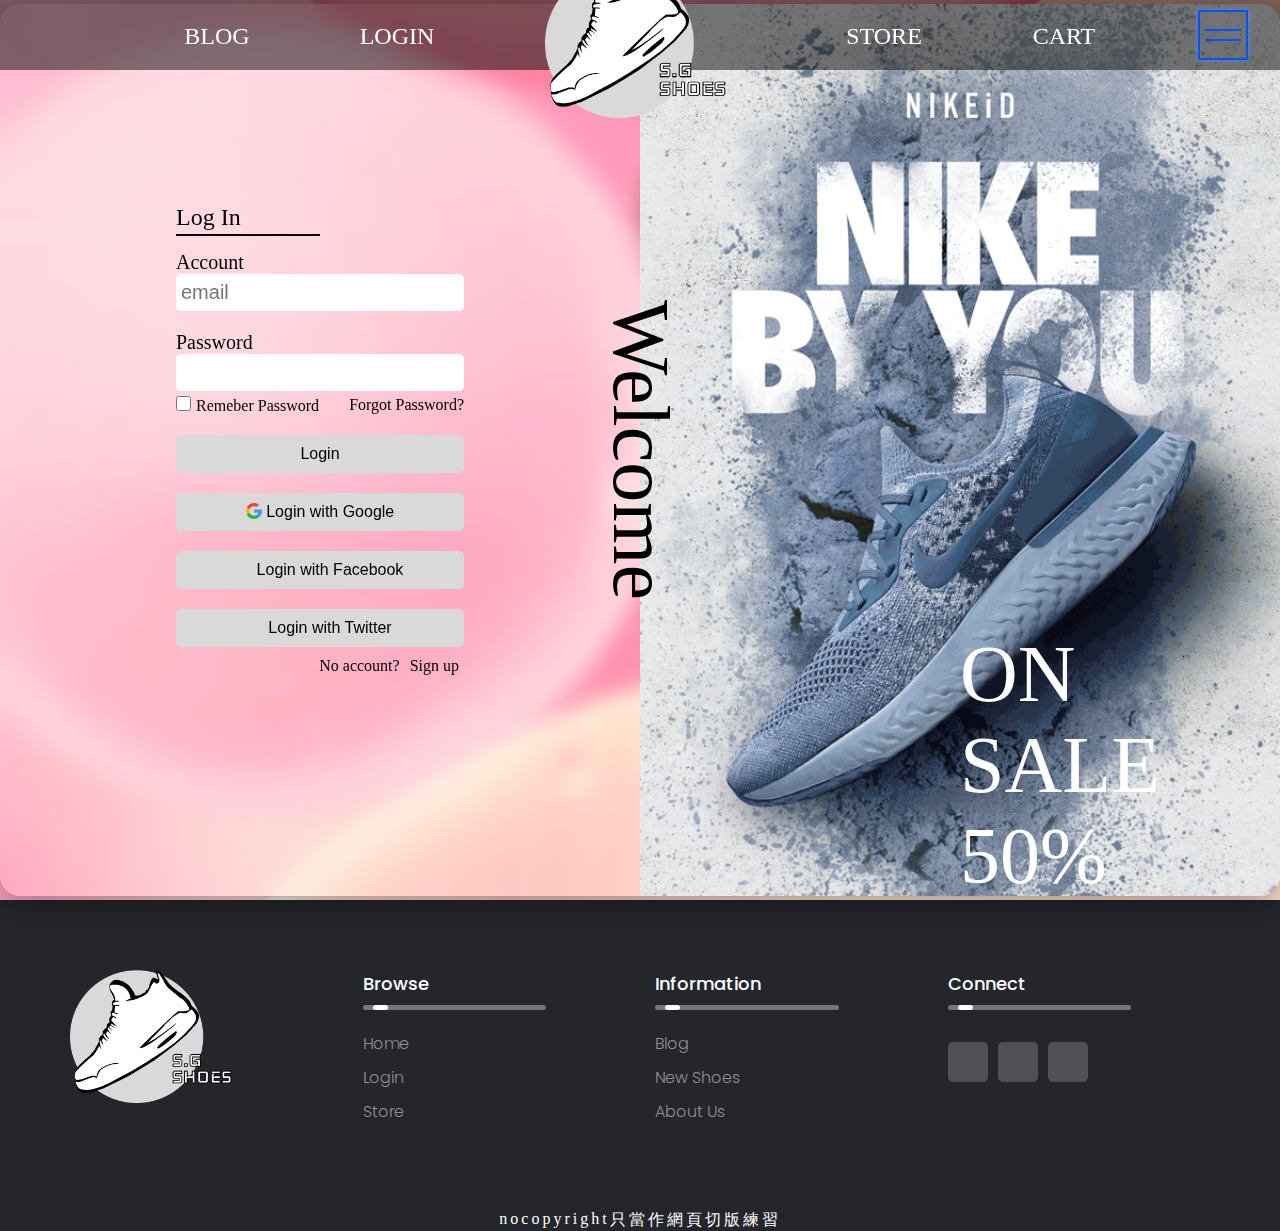
<file: login.html>
<!DOCTYPE html>
<html lang="en">

<head>
    <meta charset="UTF-8">
    <meta http-equiv="X-UA-Compatible" content="IE=edge">
    <meta name="viewport" content="width=device-width, initial-scale=1.0">
    <title>Document</title>
    <link rel="stylesheet" href="https://cdnjs.cloudflare.com/ajax/libs/font-awesome/6.4.0/css/all.min.css"
        integrity="sha512-iecdLmaskl7CVkqkXNQ/ZH/XLlvWZOJyj7Yy7tcenmpD1ypASozpmT/E0iPtmFIB46ZmdtAc9eNBvH0H/ZpiBw=="
        crossorigin="anonymous" referrerpolicy="no-referrer" />

    <style>
        @import url('nav.css');
        @import url('footer.css');
        @import url('login.css');
        /* @import url('nav_footer.css'); */
        @import url('https://fonts.googleapis.com/css2?family=Poppins&display=swap');
        @import url('https://fonts.googleapis.com/css2?family=Antonio:wght@700&display=swap');
    </style>
    <script src="nav.js"></script>
    <style>
        * {
            margin: 0;
            padding: 0;
            text-decoration: none;
            list-style: none;
            box-sizing: border-box;
        }
    </style>
</head>

<body>
    <button class="hamberger">
        <div class="open_hamberger">
            <span></span>
            <span></span>
        </div>
        <div class="close_hamberger">
            <span></span>
            <span></span>
        </div>
    </button>
    <div class="hamberger_navbar">
        <div class="hamberger_navbar_wrap">
            <ul class="clip_wrap">
                <li class="text"><a class="word_animation" data-word="INDEX" href="index.html"><span
                            class="hambergerword" data-word-inside="INDEX">INDEX</span></a></li>
                <li class="text"><a class="word_animation" data-word="BLOG" href="blog.html"><span class="hambergerword"
                            data-word-inside="BLOG">BLOG</span></a></li>
                <li class="text"><a class="word_animation" data-word="LOGIN" href="login.html"><span
                            class="hambergerword" data-word-inside="LOGIN">LOGIN</span></a></li>
                <li class="text"><a class="word_animation" data-word="STORE" href="store.html"><span
                            class="hambergerword" data-word-inside="STORE">STORE</span></a></li>
                <li class="text"><a class="word_animation" data-word="CART" href="checkout.html"><span class="hambergerword"
                            data-word-inside="CART">CART</span></a></li>
            </ul>
        </div>

    </div>
    <header>
        <nav>
            <ul class="navwrap">
                <li class="pic"><a href="index.html"><img src="img/Group 69.png" alt=""></a></li>
                <li class="text"><a class="nav_word_animation" href="blog.html" data-word="blog"><span
                            data-word-inside="blog">blog</span></a></li>
                <li class="text"><a class="nav_word_animation" href="login.html" data-word="login"><span
                            data-word-inside="login">login</span></a></li>
                <li class="text"><a class="nav_word_animation" href="store.html" data-word="store"><span
                            data-word-inside="store">store</span></a></li>
                <li class="text"><a class="nav_word_animation" href="checkout.html" data-word="cart"><span
                            data-word-inside="cart">cart</span></a></li>
            </ul>
        </nav>
    </header>
    <div class="login_body">
        <div class="login_wrap">
            <div class="login_left">
                <div class="login_left_wrap">
                    <div class="welcome_word">Welcome</div>

                    <div class="login_text">Log In</div>
                    <div class="account">
                        <div class="account_title">Account</div>
                        <div class="account_input"><input type="text" placeholder="email"></div>
                    </div>
                    <div class="password">
                        <div class="password_title">Password</div>
                        <div class="password_input"><input type="password"></div>
                        <div class="remember_forgot_password">
                            <div><input id="remember" type="checkbox"><label for="remember">Remeber Password</label>
                            </div>


                            <a href="#">
                                <div>Forgot Password?</div>
                            </a>
                        </div>
                    </div>
                    <div class="btn">
                        <button>Login</button>
                        <button>
                            <div class="pic"><img class="google_logo" src="img\search_318-265146.avif" alt=""></div>
                            Login with Google
                        </button>
                        <button><i class="fa-brands fa-square-facebook" style="color: #3a559f;"></i>Login with
                            Facebook</button>
                        <button><i class="fa-brands fa-square-twitter" style="color: #4da6e9;"></i></i>Login with
                            Twitter</button>
                        <div class="no_account"><a href="#"><span>No account?</span></a><a href="#"><span>Sign
                                    up</span></a>
                        </div>


                    </div>
                </div>

            </div>
            <div class="login_right">
                <div class="text">ON SALE 50%</div>
                <div class="pic"><img src="store_img\18e9a95be92d5f3d01dd8d2b78744cf3.gif" alt=""></div>
            </div>
        </div>
    </div>
    <footer>
        <div class="main_footer">
            <div class="footer_wrap">
                <div class="footer_row">
                    <div class="footer_col footer_title">
                        <div class="logo"><img src="img/Group 69.png"></div>
                        <!-- <div class="text">
                        <p>Athletes in all sports face mental challenges that can be just as difficult to overcome as
                            physical
                        </p>
                    </div> -->
                        <!-- <div class="subscribe">
                        <form action="">
                            <input type="text">
                            <input type="submit" value="Subscribe">
                        </form>
                    </div> -->
                    </div>
                    <div class="footer_col">
                        <h4>Browse<div class="footer_ani"><span></span></div>
                        </h4>
                        <ul>
                            <li><a href="index.html">Home</a></li>
                            <li><a href="login.html">Login</a></li>
                            <li><a href="store.html">Store</a></li>
                        </ul>
                    </div>
                    <div class="footer_col">
                        <h4>Information <div class="footer_ani"><span></span></div>
                        </h4>
                        <ul>
                            <li><a href="blog.html">Blog</a></li>
                            <li><a href="#">New shoes</a></li>
                            <li><a href="#">About us</a></li>
                        </ul>
                    </div>
                    <div class="footer_col">
                        <h4>Connect<div class="footer_ani"><span></span></div>
                        </h4>
                        <ul class="connect_button">
                            <li><a href="#"><i class="fa-brands fa-square-twitter"></i></a></li>
                            <li><a href="#"><i class="fa-brands fa-square-facebook"></i></a></i>
                            <li><a href="#"><i class="fa-brands fa-square-instagram"></i></a></li>
                        </ul>
                    </div>
                </div>
            </div>
        </div>
        <div class="nocopyright">nocopyright</noscript><i class="fa-regular fa-copyright"></i>只當作網頁切版練習</div>
    </footer>


    <!-- <script src="script.js"> </script> -->


</body>

</html>
</file>
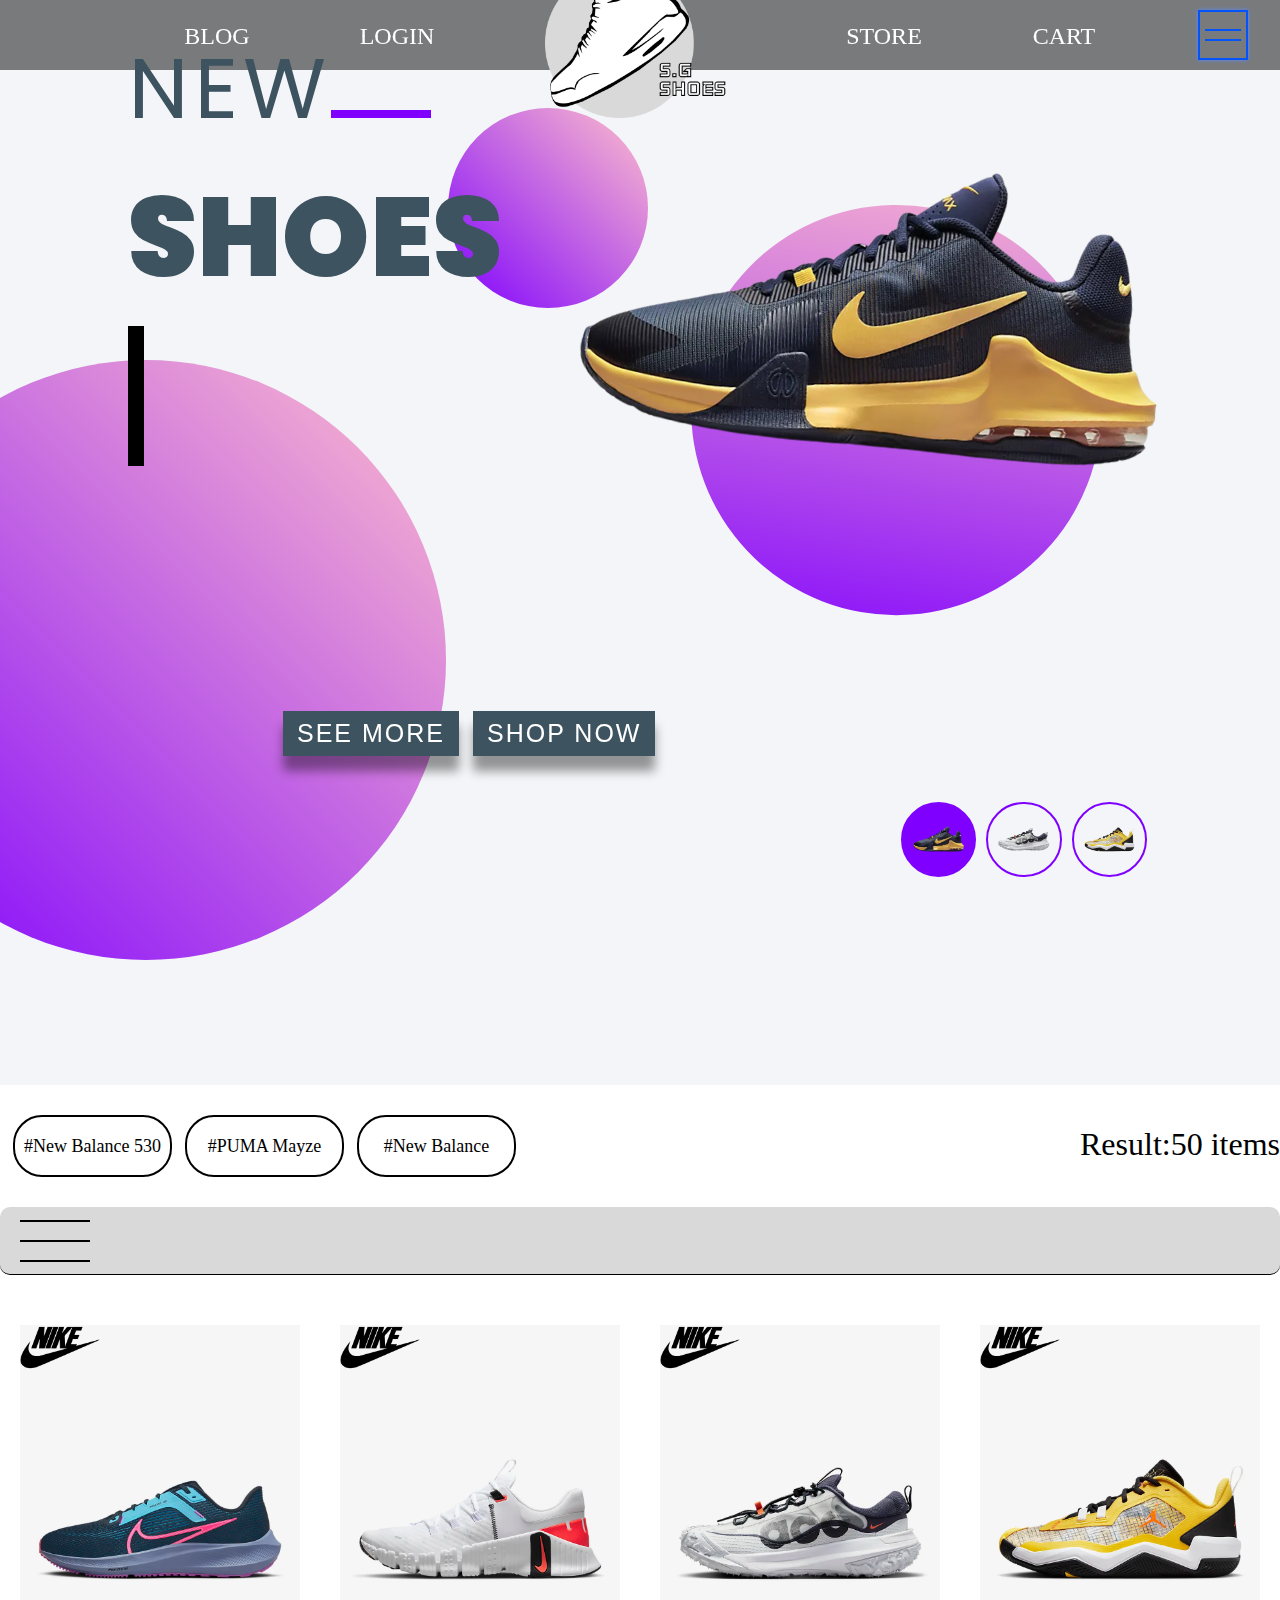
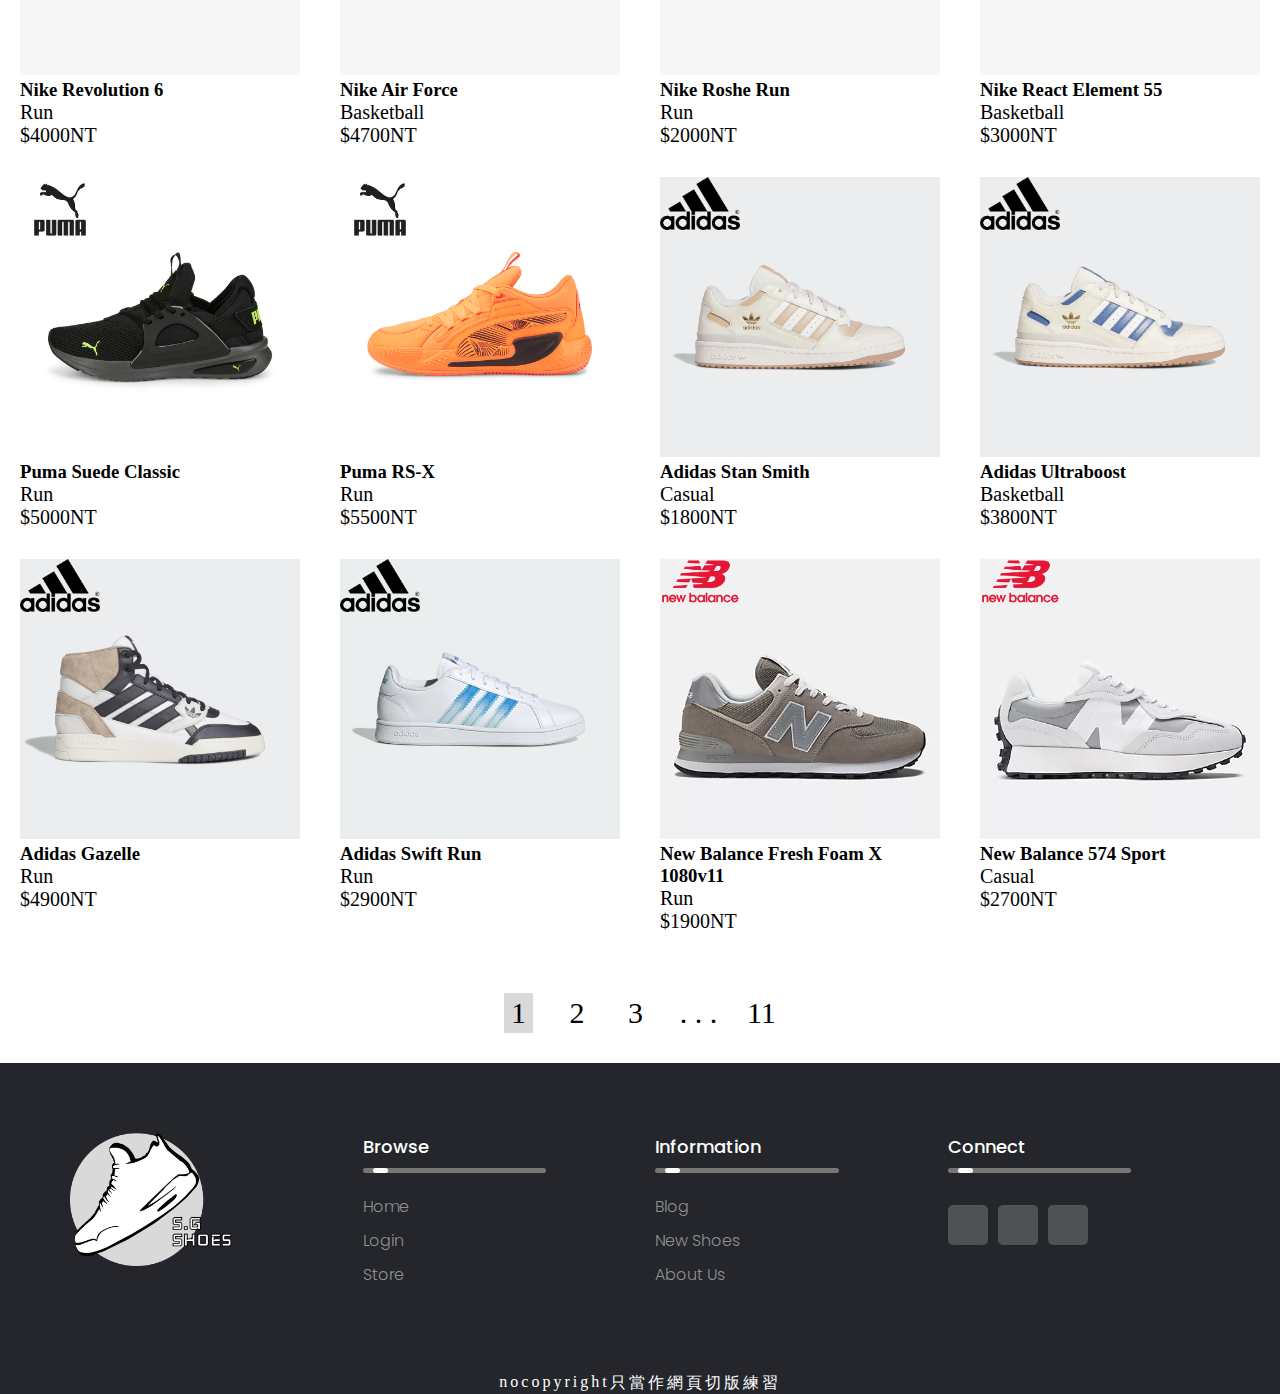
<file: store.html>
<!DOCTYPE html>
<html lang="en">

<head>
    <meta charset="UTF-8">
    <meta http-equiv="X-UA-Compatible" content="IE=edge">
    <meta name="viewport" content="width=device-width, initial-scale=1.0">
    <title>Document</title>

    <style>
        @import url('grid.css');
        @import url('shoes_ad.css');
        @import url('nav.css');
        @import url('footer.css');
        @import url('store_style.css');
        @import url('https://fonts.googleapis.com/css2?family=Antonio:wght@700&display=swap');
    </style>
    <script src="nav.js"></script>
    <script src="shoes_ad.js"></script>
    <script src="store_sidebar.js"></script>
    <link rel="stylesheet" href="https://cdnjs.cloudflare.com/ajax/libs/font-awesome/6.4.0/css/all.min.css"
        integrity="sha512-iecdLmaskl7CVkqkXNQ/ZH/XLlvWZOJyj7Yy7tcenmpD1ypASozpmT/E0iPtmFIB46ZmdtAc9eNBvH0H/ZpiBw=="
        crossorigin="anonymous" referrerpolicy="no-referrer" />
</head>

<body>
    <button class="hamberger">
        <div class="open_hamberger">
            <span></span>
            <span></span>
        </div>
        <div class="close_hamberger">
            <span></span>
            <span></span>
        </div>
    </button>
    <div class="hamberger_navbar">
        <div class="hamberger_navbar_wrap">
            <ul class="clip_wrap">
                <li class="text"><a class="word_animation" data-word="INDEX" href="index.html"><span
                            class="hambergerword" data-word-inside="INDEX">INDEX</span></a></li>
                <li class="text"><a class="word_animation" data-word="BLOG" href="blog.html"><span class="hambergerword"
                            data-word-inside="BLOG">BLOG</span></a></li>
                <li class="text"><a class="word_animation" data-word="LOGIN" href="login.html"><span
                            class="hambergerword" data-word-inside="LOGIN">LOGIN</span></a></li>
                <li class="text"><a class="word_animation" data-word="STORE" href="store.html"><span
                            class="hambergerword" data-word-inside="STORE">STORE</span></a></li>
                <li class="text"><a class="word_animation" data-word="CART" href="checkout.html"><span class="hambergerword"
                            data-word-inside="CART">CART</span></a></li>
            </ul>
        </div>

    </div>
    <header>
        <nav>

            <ul class="navwrap">
                <li class="pic"><a href="index.html"><img src="img/Group 69.png" alt=""></a></li>
                <li class="text"><a class="nav_word_animation" href="blog.html" data-word="blog"><span
                            data-word-inside="blog">blog</span></a></li>
                <li class="text"><a class="nav_word_animation" href="login.html" data-word="login"><span
                            data-word-inside="login">login</span></a></li>
                <li class="text"><a class="nav_word_animation" href="store.html" data-word="store"><span
                            data-word-inside="store">store</span></a></li>
                <li class="text"><a class="nav_word_animation" href="checkout.html" data-word="cart"><span
                            data-word-inside="cart">cart</span></a></li>
            </ul>
        </nav>
    </header>

    <section class="advertise">
        <div class="ad_container">
            <div class="ani_area text_ani_wrap">
                <span class="new_word">NEW</span>
                <h1 class="shoes_word">SHOES</h1>
                <ul class="type_ani">
                    <li><span class="word_ani"></span><span></span></li>
                </ul>
                <div class="store_link">
                    <button class="see_more"><a href="#store_wrap">SEE MORE</a></button>
                    <button class="shop_now"><a href="shoes_detail.html">SHOP NOW</a></button>
                </div>
            </div>
            <div class="ani_area ">
                <div class="shoes_pic_area">
                    <div class="shoes_ani_backgroundcolor"> </div>
                    <img src="img\shoes_main\shoes0_0\pic0.png" alt="" class="">
                </div>

            </div>
            <div class="shoes_index">
                <div class="little_shoes_pic"><img src="img\shoes_main\shoes0_0\pic0.png" alt=""></div>
                <div class="little_shoes_pic"><img src="img\shoes_main\shoes1_0\pic0.png" alt=""></div>
                <div class="little_shoes_pic"><img src="img\shoes_main\shoes2_0\pic0.png" alt=""></div>
            </div>
        </div>
    </section>



    <sectopn class="store_wrap" id="store_wrap">

        <div class="shoes_store_items_wrap">


            <div class="hot_label">
                <div class="label">

                    <div class="icon"><i class="fa-solid fa-fire" style="color: #fe0606;"></i></div>
                    <div class="label_inside">#New Balance 530</div>
                    <div class="label_inside">#PUMA Mayze </div>
                    <div class="label_inside">#New Balance </div>
                </div>
                <div class="result"><span>Result:50 items</span></div>
            </div>
            <div class="sidebar_hamberger">
                <div class="sidebar_nav">
                    <div class="sidebar_button"><span></span></div>
                    <div class="sidebar_body">
                        <div class="sidebar_body_wrap">
                            <div class="filter_search">
                                <div class="filter"><button>Check Filter</button></div>
                                <div class="search"><i class="fa-solid fa-magnifying-glass"></i><input type="search">
                                </div>
                            </div>
                            <div class="checkbox_wrap">
                                <div class="sport">
                                    <h3 class="checkbox_title">SPORT</h3>
                                    <div><input type="checkbox" id="sportid_one" name="sportid_one"> <label
                                            for="sportid_one">Basketball</label></div>
                                    <div><input type="checkbox" id="sportid_two" name="sportid_two"><label
                                            for="sportid_two">Running</label> </div>
                                    <div> <input type="checkbox" id="sportid_three" name="sportid_three"><label
                                            for="sportid_three">Football</label> </div>
                                    <div> <input type="checkbox" id="sportid_four" name="sportid_four"><label
                                            for="sportid_four">Training</label></div>
                                </div>
                                <div class="age">
                                    <h3 class="checkbox_title">AGE</h3>
                                    <div><input type="checkbox" id="age_one" name="sportid_one"> <label
                                            for="age_one">Aldult</label></div>
                                    <div><input type="checkbox" id="age_two" name="sportid_two"><label
                                            for="age_two">Female</label> </div>
                                    <div> <input type="checkbox" id="age_three" name="sportid_three"><label
                                            for="age_three">4-8 years old</label> </div>
                                    <div> <input type="checkbox" id="age_four" name="sportid_four"><label
                                            for="age_four">0-4 years old</label></div>
                                </div>
                                <div class="gender">
                                    <h3 class="checkbox_title">GENDER</h3>
                                    <div><input type="checkbox" id="gender_one" name="sportid_one"> <label
                                            for="gender_one">Male</label></div>
                                    <div><input type="checkbox" id="gender_two" name="sportid_two"><label
                                            for="gender_two">Female</label> </div>
                                    <!-- <div> <input type="checkbox" id="sportid_three" name="sportid_three"><label
                                            for="sportid_three">Football</label> </div>
                                    <div> <input type="checkbox" id="sportid_four" name="sportid_four"><label
                                            for="sportid_four">Training</label></div> -->
                                </div>
                                <div class="size">
                                    <h3 class="checkbox_title">SIZE</h3>
                                    <div><input type="checkbox" id="size_one" name="sportid_one"> <label
                                            for="size_one">UK8</label></div>
                                    <div><input type="checkbox" id="size_two" name="sportid_two"><label
                                            for="size_two">UK8.5</label> </div>
                                    <div> <input type="checkbox" id="size_three" name="sportid_three"><label
                                            for="size_three">UK9</label> </div>
                                    <div> <input type="checkbox" id="size_four" name="sportid_four"><label
                                            for="size_four">UK9.5</label></div>
                                </div>
                                <div class="brand">
                                    <h3 class="checkbox_title">BRAND</h3>
                                    <div><input type="checkbox" id="brand_one" name="sportid_one"> <label
                                            for="brand_one">NIKE</label></div>
                                    <div><input type="checkbox" id="brand_two" name="sportid_two"><label
                                            for="brand_two">Puma</label> </div>
                                    <div> <input type="checkbox" id="brand_three" name="sportid_three"><label
                                            for="brand_three">New Balance</label> </div>
                                    <div><input type="checkbox" id="brand_four" name="sportid_four"><label
                                            for="brand_four">Adidas</label></div>
                                    <div><input type="checkbox" id="brand_five" name="sportid_five"><label
                                            for="brand_five">Brooks Running</label></div>
                                </div>
                                <div class="price">
                                    <h3 class="checkbox_title">PRICE</h3>
                                    <div><input type="checkbox" id="price_one" name="sportid_one"> <label
                                            for="price_one">$10000~20000NT</label></div>
                                    <div><input type="checkbox" id="price_two" name="sportid_two"><label
                                            for="price_two">$5000~10000NT</label> </div>
                                    <div> <input type="checkbox" id="price_three" name="sportid_three"><label
                                            for="price_three">$2000~5000NT</label> </div>
                                    <div> <input type="checkbox" id="price_four" name="sportid_four"><label
                                            for="price_four">$500~2000NT</label></div>
                                </div>
                            </div>
                        </div>
                    </div>
                </div>
            </div>
            <div class="shoes_items container">
                <div class="shoes_items_cardlist row">

                    <div class="shoes_card col-xl-3 col-lg-4 col-md-12">
                        <a href="shoes_detail.html">
                            <div class="shoes_pic_wrap">
                                <div class="pic"><img src="store_img\41a4652a-8447-4d1d-8a58-8797769eb423.webp" alt="">
                                </div>
                                <div class="brand_logo"><img src="store_img\Nike-Logo-500x281.png" alt=""></div>
                                <div class="shoes_love_icon"><i class="fa-regular fa-heart"></i></div>
                            </div>

                            <div class="text">
                                <h3 class="shoes_name">Nike Revolution 6</h3>
                                <p class="shoes_sport">Run</p>
                                <div class="price_stars">
                                    <p class="shoes_price">$4000NT</p>
                                    <div class="stars_icon"><i class="fa-solid fa-star"></i><i
                                            class="fa-solid fa-star"></i><i class="fa-solid fa-star"></i><i
                                            class="fa-solid fa-star"></i><i class="fa-regular fa-star-half-stroke"></i>
                                    </div>
                                </div>
                            </div>
                        </a>
                    </div>


                    <div class="shoes_card col-xl-3 col-lg-4 col-md-12">
                        <a href="shoes_detail.html">
                            <div class="shoes_pic_wrap">
                                <div class="pic"><img src="store_img\b6c4ec00-7a30-43fc-9504-58cf27c00d67.webp" alt="">
                                </div>
                                <div class="brand_logo"><img src="store_img\Nike-Logo-500x281.png" alt=""></div>
                                <div class="shoes_love_icon"><i class="fa-regular fa-heart"></i></div>
                            </div>

                            <div class="text">
                                <h3 class="shoes_name">Nike Air Force</h3>
                                <p class="shoes_sport">Basketball</p>
                                <div class="price_stars">
                                    <p class="shoes_price">$4700NT</p>
                                    <div class="stars_icon"><i class="fa-solid fa-star"></i><i
                                            class="fa-solid fa-star"></i><i class="fa-solid fa-star"></i><i
                                            class="fa-solid fa-star"></i><i class="fa-regular fa-star-half-stroke"></i>
                                    </div>
                                </div>
                            </div>
                        </a>
                    </div>



                    <div class="shoes_card col-xl-3 col-lg-4 col-md-12">
                        <a href="shoes_detail.html">
                            <div class="shoes_pic_wrap">
                                <div class="pic"><img src="store_img\6c6d0bc2-3733-45a1-933f-1442e61ed787.webp" alt="">
                                </div>
                                <div class="brand_logo"><img src="store_img\Nike-Logo-500x281.png" alt=""></div>
                                <div class="shoes_love_icon"><i class="fa-regular fa-heart"></i></div>
                            </div>

                            <div class="text">
                                <h3 class="shoes_name">Nike Roshe Run</h3>
                                <p class="shoes_sport">Run</p>
                                <div class="price_stars">
                                    <p class="shoes_price">$2000NT</p>
                                    <div class="stars_icon"><i class="fa-solid fa-star"></i><i
                                            class="fa-solid fa-star"></i><i class="fa-solid fa-star"></i><i
                                            class="fa-solid fa-star"></i><i class="fa-regular fa-star-half-stroke"></i>
                                    </div>
                                </div>
                            </div>
                        </a>
                    </div>



                    <div class="shoes_card col-xl-3 col-lg-4 col-md-6  col-12">
                        <a href="shoes_detail.html">
                            <div class="shoes_pic_wrap">
                                <div class="pic"><img src="store_img\02ffc2b7-a1a7-4eb7-9fe7-9d211dcffc94.webp" alt="">
                                </div>
                                <div class="brand_logo"><img src="store_img\Nike-Logo-500x281.png" alt=""></div>
                                <div class="shoes_love_icon"><i class="fa-regular fa-heart"></i></div>
                            </div>

                            <div class="text">
                                <h3 class="shoes_name">Nike React Element 55</h3>
                                <p class="shoes_sport">Basketball</p>
                                <div class="price_stars">
                                    <p class="shoes_price">$3000NT</p>
                                    <div class="stars_icon"><i class="fa-solid fa-star"></i><i
                                            class="fa-solid fa-star"></i><i class="fa-solid fa-star"></i><i
                                            class="fa-solid fa-star"></i><i class="fa-regular fa-star-half-stroke"></i>
                                    </div>
                                </div>
                            </div>
                        </a>
                    </div>



                    <div class="shoes_card  col-xl-3 col-lg-4 col-md-6  col-12">
                        <a href="shoes_detail.html">
                            <div class="shoes_pic_wrap">
                                <div class="pic"><img src="store_img\638157883980830000.jpg" alt="">
                                </div>
                                <div class="brand_logo"><img src="store_img\下載.png" alt=""></div>
                                <div class="shoes_love_icon"><i class="fa-regular fa-heart"></i></div>
                            </div>

                            <div class="text">
                                <h3 class="shoes_name">Puma Suede Classic</h3>
                                <p class="shoes_sport">Run</p>
                                <div class="price_stars">
                                    <p class="shoes_price">$5000NT</p>
                                    <div class="stars_icon"><i class="fa-solid fa-star"></i><i
                                            class="fa-solid fa-star"></i><i class="fa-solid fa-star"></i><i
                                            class="fa-solid fa-star"></i><i class="fa-regular fa-star-half-stroke"></i>
                                    </div>
                                </div>
                            </div>
                        </a>
                    </div>



                    <div class="shoes_card col-xl-3 col-lg-4 col-md-6  col-12">
                        <a href="shoes_detail.html">
                            <div class="shoes_pic_wrap">
                                <div class="pic"><img src="store_img\638197422915170000.jpg" alt="">
                                </div>
                                <div class="brand_logo"><img src="store_img\下載.png" alt=""></div>
                                <div class="shoes_love_icon"><i class="fa-regular fa-heart"></i></div>
                            </div>

                            <div class="text">
                                <h3 class="shoes_name">Puma RS-X</h3>
                                <p class="shoes_sport">Run</p>
                                <div class="price_stars">
                                    <p class="shoes_price">$5500NT</p>
                                    <div class="stars_icon"><i class="fa-solid fa-star"></i><i
                                            class="fa-solid fa-star"></i><i class="fa-solid fa-star"></i><i
                                            class="fa-solid fa-star"></i><i class="fa-regular fa-star-half-stroke"></i>
                                    </div>
                                </div>
                            </div>
                        </a>
                    </div>



                    <div class="shoes_card col-xl-3 col-lg-4 col-md-6  col-12">
                        <a href="shoes_detail.html">
                            <div class="shoes_pic_wrap">
                                <div class="pic"><img src="store_img\imageQC2000064526_2000_1.jpg" alt="">
                                </div>
                                <div class="brand_logo"><img src="store_img\Adidas-logo-500x332.png" alt=""></div>
                                <div class="shoes_love_icon"><i class="fa-regular fa-heart"></i></div>
                            </div>

                            <div class="text">
                                <h3 class="shoes_name">Adidas Stan Smith</h3>
                                <p class="shoes_sport">Casual</p>
                                <div class="price_stars">
                                    <p class="shoes_price">$1800NT</p>
                                    <div class="stars_icon"><i class="fa-solid fa-star"></i><i
                                            class="fa-solid fa-star"></i><i class="fa-solid fa-star"></i><i
                                            class="fa-solid fa-star"></i><i class="fa-regular fa-star-half-stroke"></i>
                                    </div>
                                </div>
                            </div>
                        </a>
                    </div>



                    <div class="shoes_card col-xl-3 col-lg-4 col-md-6  col-12">
                        <a href="shoes_detail.html">
                            <div class="shoes_pic_wrap">
                                <div class="pic"><img src="store_img\imageQC2000064541_2000_1.jpg" alt="">
                                </div>
                                <div class="brand_logo"><img src="store_img\Adidas-logo-500x332.png" alt=""></div>
                                <div class="shoes_love_icon"><i class="fa-regular fa-heart"></i></div>
                            </div>

                            <div class="text">
                                <h3 class="shoes_name">Adidas Ultraboost</h3>
                                <p class="shoes_sport">Basketball</p>
                                <div class="price_stars">
                                    <p class="shoes_price">$3800NT</p>
                                    <div class="stars_icon"><i class="fa-solid fa-star"></i><i
                                            class="fa-solid fa-star"></i><i class="fa-solid fa-star"></i><i
                                            class="fa-solid fa-star"></i><i class="fa-regular fa-star-half-stroke"></i>
                                    </div>
                                </div>
                            </div>
                        </a>
                    </div>



                    <div class="shoes_card col-xl-3 col-lg-4 col-md-6  col-12">
                        <a href="shoes_detail.html">
                            <div class="shoes_pic_wrap">
                                <div class="pic"><img src="store_img\imageQC2000054525_2000_3.jpg" alt="">
                                </div>
                                <div class="brand_logo"><img src="store_img\Adidas-logo-500x332.png" alt=""></div>
                                <div class="shoes_love_icon"><i class="fa-regular fa-heart"></i></div>
                            </div>

                            <div class="text">
                                <h3 class="shoes_name">Adidas Gazelle</h3>
                                <p class="shoes_sport">Run</p>
                                <div class="price_stars">
                                    <p class="shoes_price">$4900NT</p>
                                    <div class="stars_icon"><i class="fa-solid fa-star"></i><i
                                            class="fa-solid fa-star"></i><i class="fa-solid fa-star"></i><i
                                            class="fa-solid fa-star"></i><i class="fa-regular fa-star-half-stroke"></i>
                                    </div>
                                </div>
                            </div>
                        </a>
                    </div>



                    <div class="shoes_card col-xl-3 col-lg-4 col-md-6  col-12">
                        <a href="shoes_detail.html">
                            <div class="shoes_pic_wrap">
                                <div class="pic"><img src="store_img\imageQC2000072963_2000_1.jpg" alt="">
                                </div>
                                <div class="brand_logo"><img src="store_img\Adidas-logo-500x332.png" alt=""></div>
                                <div class="shoes_love_icon"><i class="fa-regular fa-heart"></i></div>
                            </div>

                            <div class="text">
                                <h3 class="shoes_name">Adidas Swift Run</h3>
                                <p class="shoes_sport">Run</p>
                                <div class="price_stars">
                                    <p class="shoes_price">$2900NT</p>
                                    <div class="stars_icon"><i class="fa-solid fa-star"></i><i
                                            class="fa-solid fa-star"></i><i class="fa-solid fa-star"></i><i
                                            class="fa-solid fa-star"></i><i class="fa-regular fa-star-half-stroke"></i>
                                    </div>
                                </div>
                            </div>
                        </a>
                    </div>



                    <div class="shoes_card col-xl-3 col-lg-4 col-md-6  col-12">
                        <a href="shoes_detail.html">
                            <div class="shoes_pic_wrap">
                                <div class="pic"><img src="store_img\ml574evg_nb_02_i.webp" alt="">
                                </div>
                                <div class="brand_logo"><img src="store_img\New-Balance-Logo-500x281.png" alt=""></div>
                                <div class="shoes_love_icon"><i class="fa-regular fa-heart"></i></div>
                            </div>

                            <div class="text">
                                <h3 class="shoes_name">New Balance Fresh Foam X 1080v11</h3>
                                <p class="shoes_sport">Run</p>
                                <div class="price_stars">
                                    <p class="shoes_price">$1900NT</p>
                                    <div class="stars_icon"><i class="fa-solid fa-star"></i><i
                                            class="fa-solid fa-star"></i><i class="fa-solid fa-star"></i><i
                                            class="fa-solid fa-star"></i><i class="fa-regular fa-star-half-stroke"></i>
                                    </div>
                                </div>
                            </div>
                        </a>
                    </div>



                    <div class="shoes_card col-xl-3 col-lg-4 col-md-6  col-12">
                        <a href="shoes_detail.html">
                            <div class="shoes_pic_wrap">
                                <div class="pic"><img src="store_img\u327wed_nb_02_i.webp" alt="">
                                </div>
                                <div class="brand_logo"><img src="store_img\New-Balance-Logo-500x281.png" alt=""></div>
                                <div class="shoes_love_icon"><i class="fa-regular fa-heart"></i></div>
                            </div>

                            <div class="text">
                                <h3 class="shoes_name">New Balance 574 Sport</h3>
                                <p class="shoes_sport">Casual</p>
                                <div class="price_stars">
                                    <p class="shoes_price">$2700NT</p>
                                    <div class="stars_icon"><i class="fa-solid fa-star"></i><i
                                            class="fa-solid fa-star"></i><i class="fa-solid fa-star"></i><i
                                            class="fa-solid fa-star"></i><i class="fa-regular fa-star-half-stroke"></i>
                                    </div>
                                </div>
                            </div>
                        </a>
                    </div>
                </div>
            </div>

            <div class="shoes_item_page">
                <div class="left"><i class="fa-solid fa-angles-left"></i></div>
                <div class="page_number active">1</div>
                <div class="page_number">2</div>
                <div class="page_number">3</div>
                <div class="page_number_dot">. . .</div>
                <div class="page_number">11</div>
                <div class="right"><i class="fa-solid fa-angles-right"></i></div>


            </div>
        </div>
    </sectopn>




    <!-- <script src="script.js"></script> -->
    <footer>
        <div class="main_footer">
            <div class="footer_wrap">
                <div class="footer_row">
                    <div class="footer_col footer_title">
                        <div class="logo"><img src="img/Group 69.png"></div>
                        <!-- <div class="text">
                        <p>Athletes in all sports face mental challenges that can be just as difficult to overcome as
                            physical
                        </p>
                    </div> -->
                        <!-- <div class="subscribe">
                        <form action="">
                            <input type="text">
                            <input type="submit" value="Subscribe">
                        </form>
                    </div> -->
                    </div>
                    <div class="footer_col">
                        <h4>Browse<div class="footer_ani"><span></span></div>
                        </h4>
                        <ul>
                            <li><a href="index.html">Home</a></li>
                            <li><a href="login.html">Login</a></li>
                            <li><a href="store.html">Store</a></li>
                        </ul>
                    </div>
                    <div class="footer_col">
                        <h4>Information <div class="footer_ani"><span></span></div>
                        </h4>
                        <ul>
                            <li><a href="blog.html">Blog</a></li>
                            <li><a href="#">New shoes</a></li>
                            <li><a href="#">About us</a></li>
                        </ul>
                    </div>
                    <div class="footer_col">
                        <h4>Connect<div class="footer_ani"><span></span></div>
                        </h4>
                        <ul class="connect_button">
                            <li><a href="#"><i class="fa-brands fa-square-twitter"></i></a></li>
                            <li><a href="#"><i class="fa-brands fa-square-facebook"></i></a></i>
                            <li><a href="#"><i class="fa-brands fa-square-instagram"></i></a></li>
                        </ul>
                    </div>
                </div>
            </div>
        </div>
        <div class="nocopyright">nocopyright</noscript><i class="fa-regular fa-copyright"></i>只當作網頁切版練習</div>
    </footer>





</body>

</html>
</file>
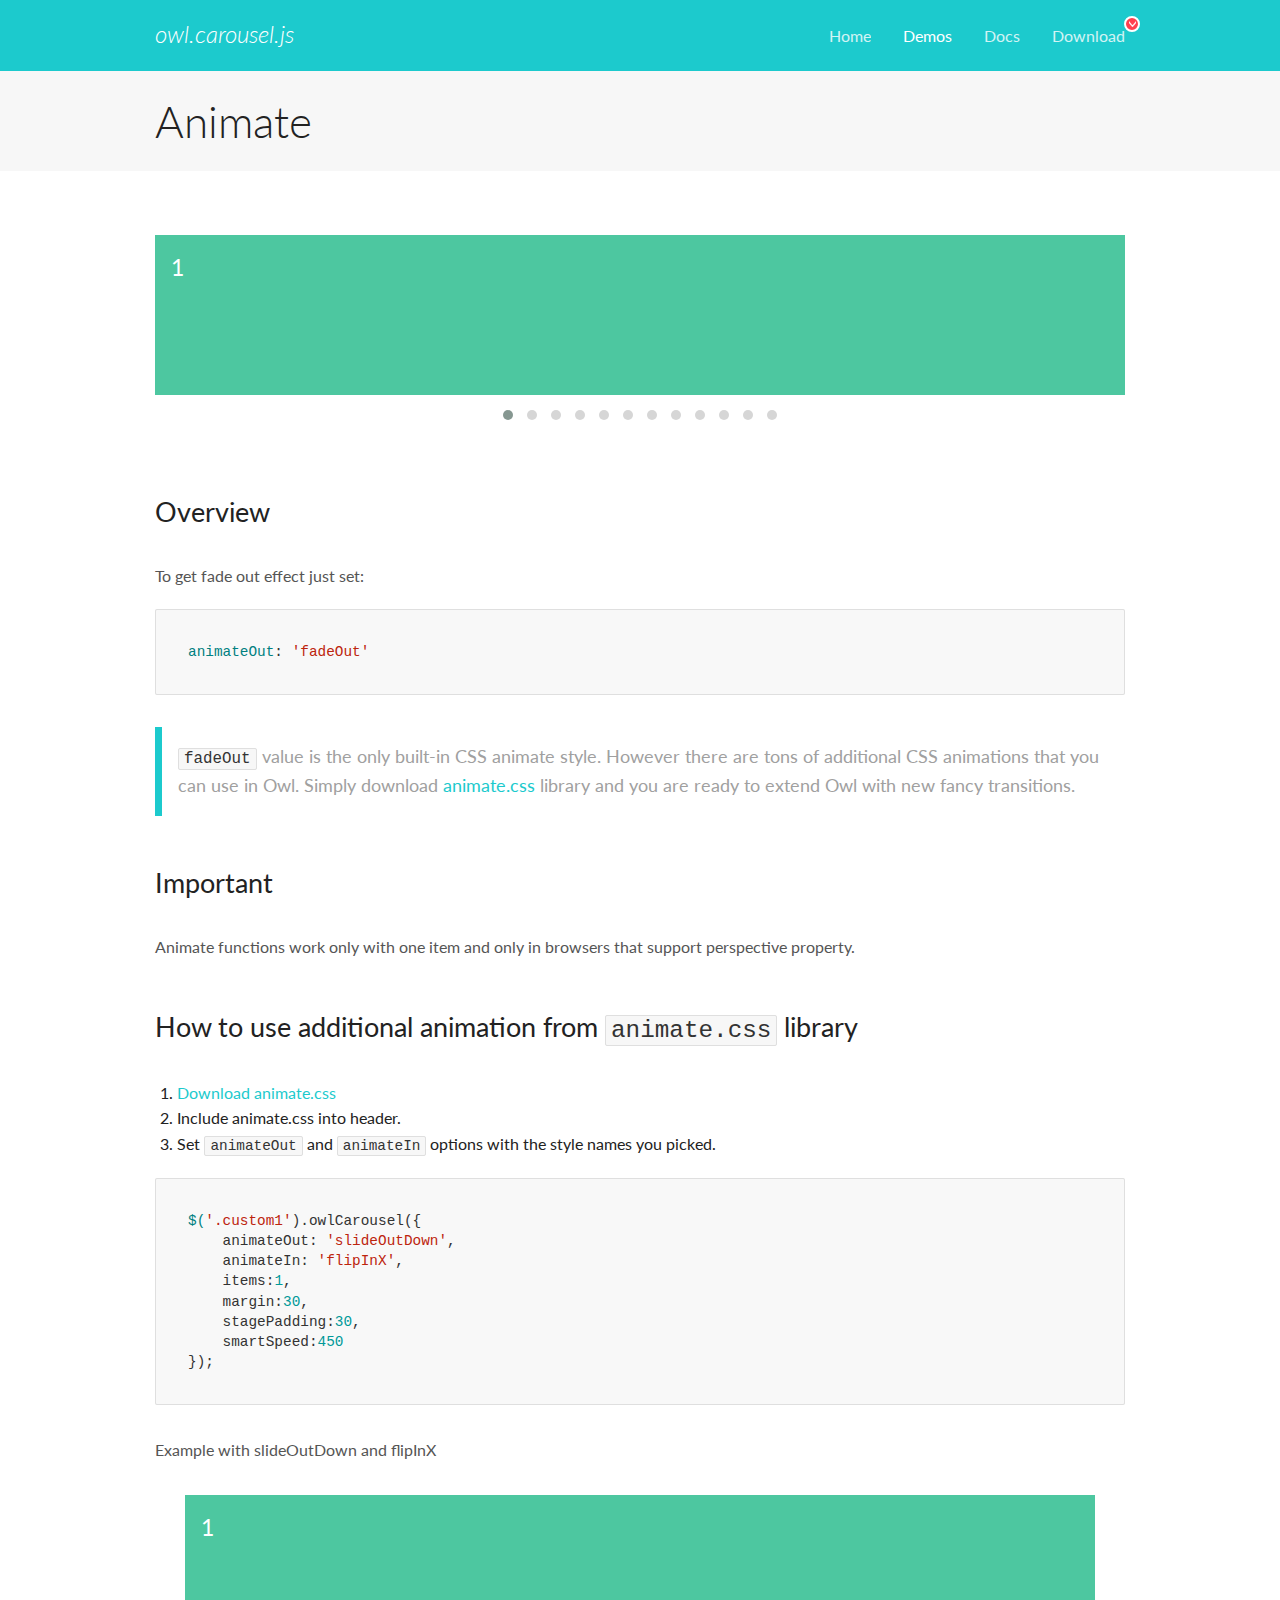
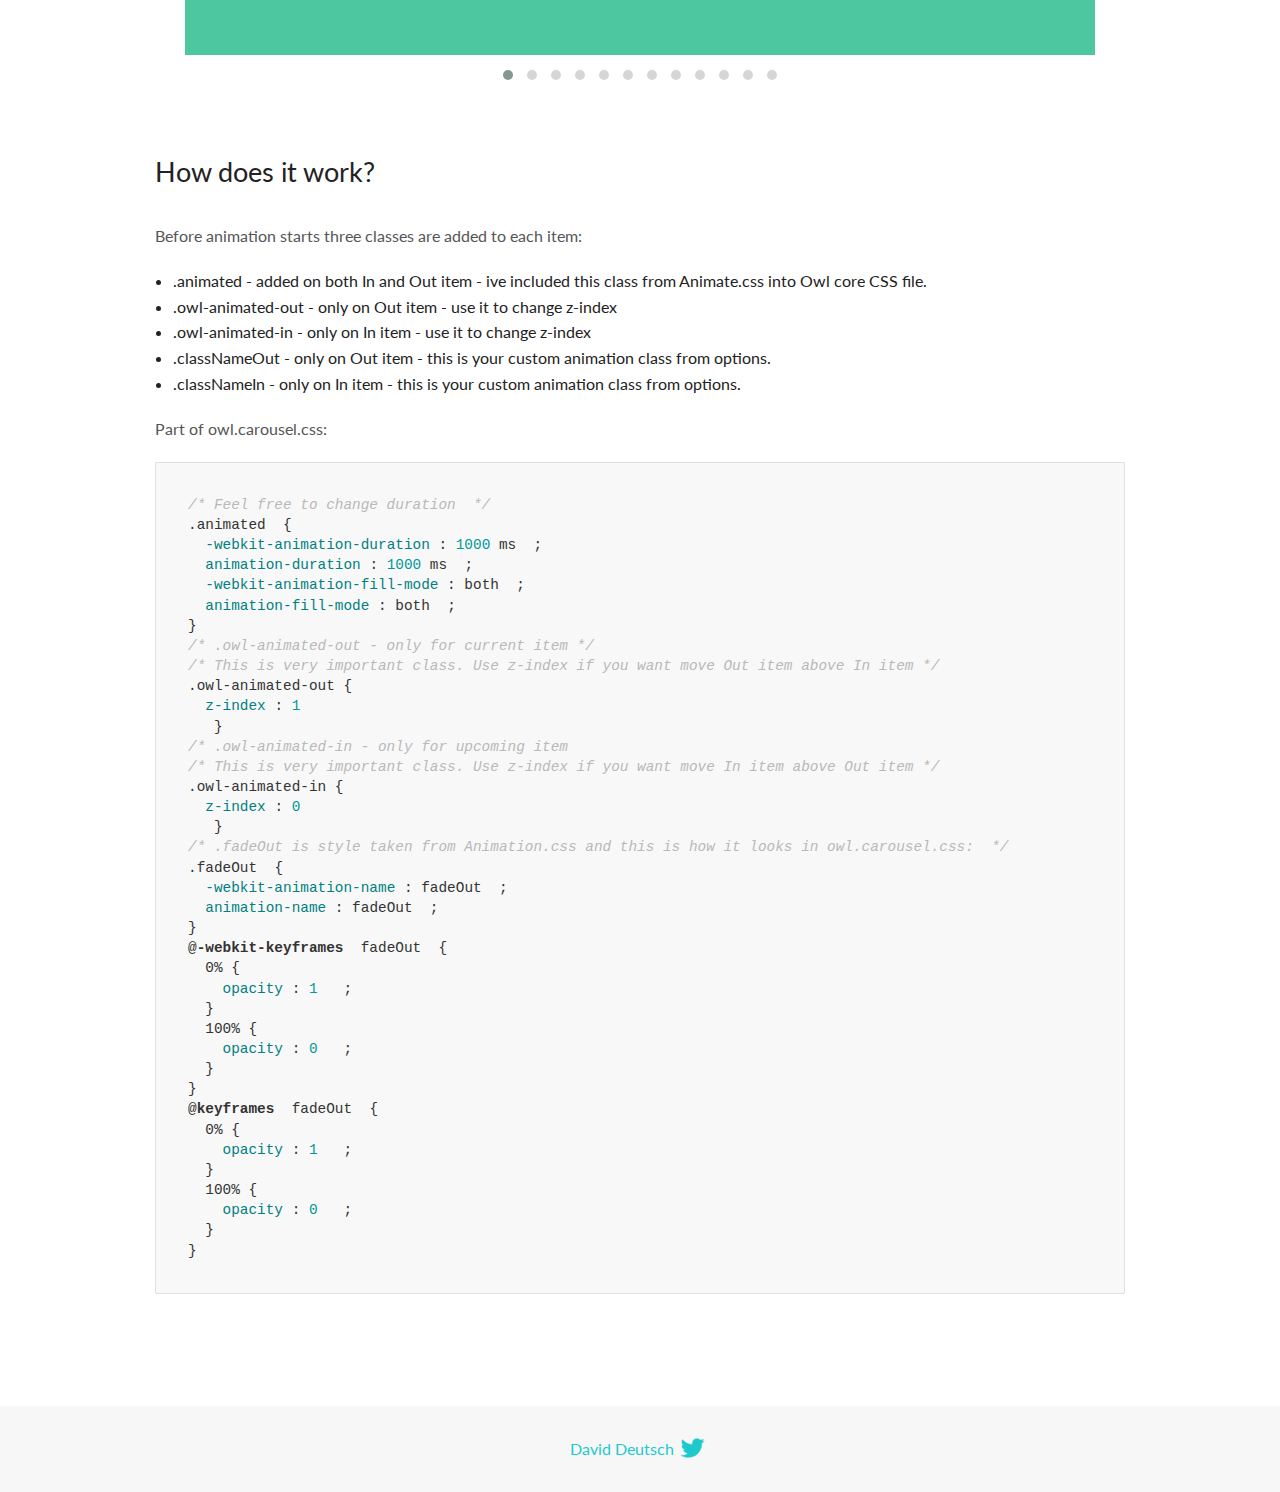
<file: OwlCarousel2-2.3.4/docs/demos/animate.html>
<!DOCTYPE html>
<html lang="en">
  <head>

    <!-- head -->
    <meta charset="utf-8">
    <meta name="msapplication-tap-highlight" content="no" />
    <meta name="viewport" content="width=device-width, initial-scale=1.0" />
    <meta name="description" content="Animate carousel">
    <meta name="author" content="David Deutsch">
    <title>
      Animate Demo | Owl Carousel | 2.3.4
    </title>

    <!-- Stylesheets -->
    <link href='https://fonts.googleapis.com/css?family=Lato:300,400,700,400italic,300italic' rel='stylesheet' type='text/css'>
    <link rel="stylesheet" href="../assets/css/docs.theme.min.css">

    <!-- Owl Stylesheets -->
    <link rel="stylesheet" href="../assets/owlcarousel/assets/owl.carousel.min.css">
    <link rel="stylesheet" href="../assets/owlcarousel/assets/owl.theme.default.min.css">

    <!-- HTML5 shim and Respond.js IE8 support of HTML5 elements and media queries -->

    <!--[if lt IE 9]>
      <script src="https://oss.maxcdn.com/libs/html5shiv/3.7.0/html5shiv.js"></script>
      <script src="https://oss.maxcdn.com/libs/respond.js/1.3.0/respond.min.js"></script>
    <![endif]-->

    <!-- Favicons -->
    <link rel="apple-touch-icon-precomposed" sizes="144x144" href="../assets/ico/apple-touch-icon-144-precomposed.png">
    <link rel="shortcut icon" href="../assets/ico/favicon.png">
    <link rel="shortcut icon" href="favicon.ico">

    <!-- Yeah i know js should not be in header. Its required for demos.-->

    <!-- javascript -->
    <script src="../assets/vendors/jquery.min.js"></script>
    <script src="../assets/owlcarousel/owl.carousel.js"></script>
  </head>
  <body>

    <!-- header -->
    <header class="header">
      <div class="row">
        <div class="large-12 columns">
          <div class="brand left">
            <h3>
              <a href="/OwlCarousel2/">owl.carousel.js</a> 
            </h3>
          </div>
          <a id="toggle-nav" class="right">
            <span></span> <span></span> <span></span> 
          </a> 
          <div class="nav-bar">
            <ul class="clearfix">
              <li> <a href="/OwlCarousel2/index.html">Home</a>  </li>
              <li class="active">
                <a href="/OwlCarousel2/demos/demos.html">Demos</a> 
              </li>
              <li> <a href="/OwlCarousel2/docs/started-welcome.html">Docs</a>  </li>
              <li>
                <a href="https://github.com/OwlCarousel2/OwlCarousel2/archive/2.3.4.zip">Download</a> 
                <span class="download"></span> 
              </li>
            </ul>
          </div>
        </div>
      </div>
    </header>

    <!-- title -->
    <section class="title">
      <div class="row">
        <div class="large-12 columns">
          <h1>Animate</h1>
        </div>
      </div>
    </section>

    <!--  Demos -->
    <section id="demos">
      <div class="row">
        <div class="large-12 columns">
          <div class="fadeOut owl-carousel owl-theme">
            <div class="item">
              <h4>1</h4>
            </div>
            <div class="item">
              <h4>2</h4>
            </div>
            <div class="item">
              <h4>3</h4>
            </div>
            <div class="item">
              <h4>4</h4>
            </div>
            <div class="item">
              <h4>5</h4>
            </div>
            <div class="item">
              <h4>6</h4>
            </div>
            <div class="item">
              <h4>7</h4>
            </div>
            <div class="item">
              <h4>8</h4>
            </div>
            <div class="item">
              <h4>9</h4>
            </div>
            <div class="item">
              <h4>10</h4>
            </div>
            <div class="item">
              <h4>11</h4>
            </div>
            <div class="item">
              <h4>12</h4>
            </div>
          </div>
          <h3 id="overview">Overview</h3>
          <p>To get fade out effect just set:</p>
          <pre><code>animateOut: &#39;fadeOut&#39;</code></pre>
          <blockquote>
            <p><code>fadeOut</code> value is the only built-in CSS animate style. However there are tons of additional CSS animations that you can use in Owl. Simply download
              <a href="https://daneden.github.io/animate.css/">animate.css</a>  library and you are ready to extend Owl with new fancy transitions.</p>
          </blockquote>
          <h3 id="important">Important</h3>
          <p>Animate functions work only with one item and only in browsers that support perspective property.</p>
          <h3 id="how-to-use-additional-animation-from-animate-css-library">How to use additional animation from <code>animate.css</code> library</h3>
          <ol>
            <li> <a href="https://daneden.github.io/animate.css/">Download animate.css</a>  </li>
            <li>Include animate.css into header.</li>
            <li>Set <code>animateOut</code> and <code>animateIn</code> options with the style names you picked.</li>
          </ol>
          <pre><code>$(&#39;.custom1&#39;).owlCarousel({
    animateOut: &#39;slideOutDown&#39;,
    animateIn: &#39;flipInX&#39;,
    items:1,
    margin:30,
    stagePadding:30,
    smartSpeed:450
});</code></pre>
          <p>Example with slideOutDown and flipInX</p>
          <div class="custom1 owl-carousel owl-theme">
            <div class="item">
              <h4>1</h4>
            </div>
            <div class="item">
              <h4>2</h4>
            </div>
            <div class="item">
              <h4>3</h4>
            </div>
            <div class="item">
              <h4>4</h4>
            </div>
            <div class="item">
              <h4>5</h4>
            </div>
            <div class="item">
              <h4>6</h4>
            </div>
            <div class="item">
              <h4>7</h4>
            </div>
            <div class="item">
              <h4>8</h4>
            </div>
            <div class="item">
              <h4>9</h4>
            </div>
            <div class="item">
              <h4>10</h4>
            </div>
            <div class="item">
              <h4>11</h4>
            </div>
            <div class="item">
              <h4>12</h4>
            </div>
          </div>
          <h3 id="how-does-it-work-">How does it work?</h3>
          <p>Before animation starts three classes are added to each item:</p>
          <ul>
            <li>.animated - added on both In and Out item - ive included this class from Animate.css into Owl core CSS file.</li>
            <li>.owl-animated-out - only on Out item - use it to change z-index</li>
            <li>.owl-animated-in - only on In item - use it to change z-index</li>
            <li>.classNameOut - only on Out item - this is your custom animation class from options.</li>
            <li>.classNameIn - only on In item - this is your custom animation class from options.</li>
          </ul>
          <p>Part of owl.carousel.css:</p>
          <pre><code class="language-css"><span class="comment">/* Feel free to change duration  */</span> 
<span class="class">.animated</span>  <span class="rules">{
  <span class="rule"><span class="attribute">-webkit-animation-duration</span> :<span class="value"> <span class="number">1000</span> ms</span> </span> ;
  <span class="rule"><span class="attribute">animation-duration</span> :<span class="value"> <span class="number">1000</span> ms</span> </span> ;
  <span class="rule"><span class="attribute">-webkit-animation-fill-mode</span> :<span class="value"> both</span> </span> ;
  <span class="rule"><span class="attribute">animation-fill-mode</span> :<span class="value"> both</span> </span> ;
<span class="rule">}</span> </span> 
<span class="comment">/* .owl-animated-out - only for current item */</span> 
<span class="comment">/* This is very important class. Use z-index if you want move Out item above In item */</span> 
<span class="class">.owl-animated-out</span> <span class="rules">{
  <span class="rule"><span class="attribute">z-index</span> :<span class="value"> <span class="number">1</span> 
</span> </span> </span> }
<span class="comment">/* .owl-animated-in - only for upcoming item
/* This is very important class. Use z-index if you want move In item above Out item */</span> 
<span class="class">.owl-animated-in</span> <span class="rules">{
  <span class="rule"><span class="attribute">z-index</span> :<span class="value"> <span class="number">0</span> 
</span> </span> </span> }
<span class="comment">/* .fadeOut is style taken from Animation.css and this is how it looks in owl.carousel.css:  */</span> 
<span class="class">.fadeOut</span>  <span class="rules">{
  <span class="rule"><span class="attribute">-webkit-animation-name</span> :<span class="value"> fadeOut</span> </span> ;
  <span class="rule"><span class="attribute">animation-name</span> :<span class="value"> fadeOut</span> </span> ;
<span class="rule">}</span> </span> 
<span class="at_rule">@<span class="keyword">-webkit-keyframes</span>  fadeOut </span> {
  0% <span class="rules">{
    <span class="rule"><span class="attribute">opacity</span> :<span class="value"> <span class="number">1</span> </span> </span> ;
  <span class="rule">}</span> </span> 
  100% <span class="rules">{
    <span class="rule"><span class="attribute">opacity</span> :<span class="value"> <span class="number">0</span> </span> </span> ;
  <span class="rule">}</span> </span> 
}
<span class="at_rule">@<span class="keyword">keyframes</span>  fadeOut </span> {
  0% <span class="rules">{
    <span class="rule"><span class="attribute">opacity</span> :<span class="value"> <span class="number">1</span> </span> </span> ;
  <span class="rule">}</span> </span> 
  100% <span class="rules">{
    <span class="rule"><span class="attribute">opacity</span> :<span class="value"> <span class="number">0</span> </span> </span> ;
  <span class="rule">}</span> </span> 
}</code></pre>
          <link rel="stylesheet" href="../assets/css/animate.css">
          <script>
            jQuery(document).ready(function($) {
              $('.fadeOut').owlCarousel({
                items: 1,
                animateOut: 'fadeOut',
                loop: true,
                margin: 10,
              });
              $('.custom1').owlCarousel({
                animateOut: 'slideOutDown',
                animateIn: 'flipInX',
                items: 1,
                margin: 30,
                stagePadding: 30,
                smartSpeed: 450
              });
            });
          </script>
        </div>
      </div>
    </section>

    <!-- footer -->
    <footer class="footer">
      <div class="row">
        <div class="large-12 columns">
          <h5>
            <a href="/OwlCarousel2/docs/support-contact.html">David Deutsch</a> 
            <a id="custom-tweet-button" href="https://twitter.com/share?url=https://github.com/OwlCarousel2/OwlCarousel2&text=Owl Carousel - This is so awesome! " target="_blank"></a> 
          </h5>
        </div>
      </div>
    </footer>

    <!-- vendors -->
    <script src="../assets/vendors/highlight.js"></script>
    <script src="../assets/js/app.js"></script>
  </body>
</html>
</file>
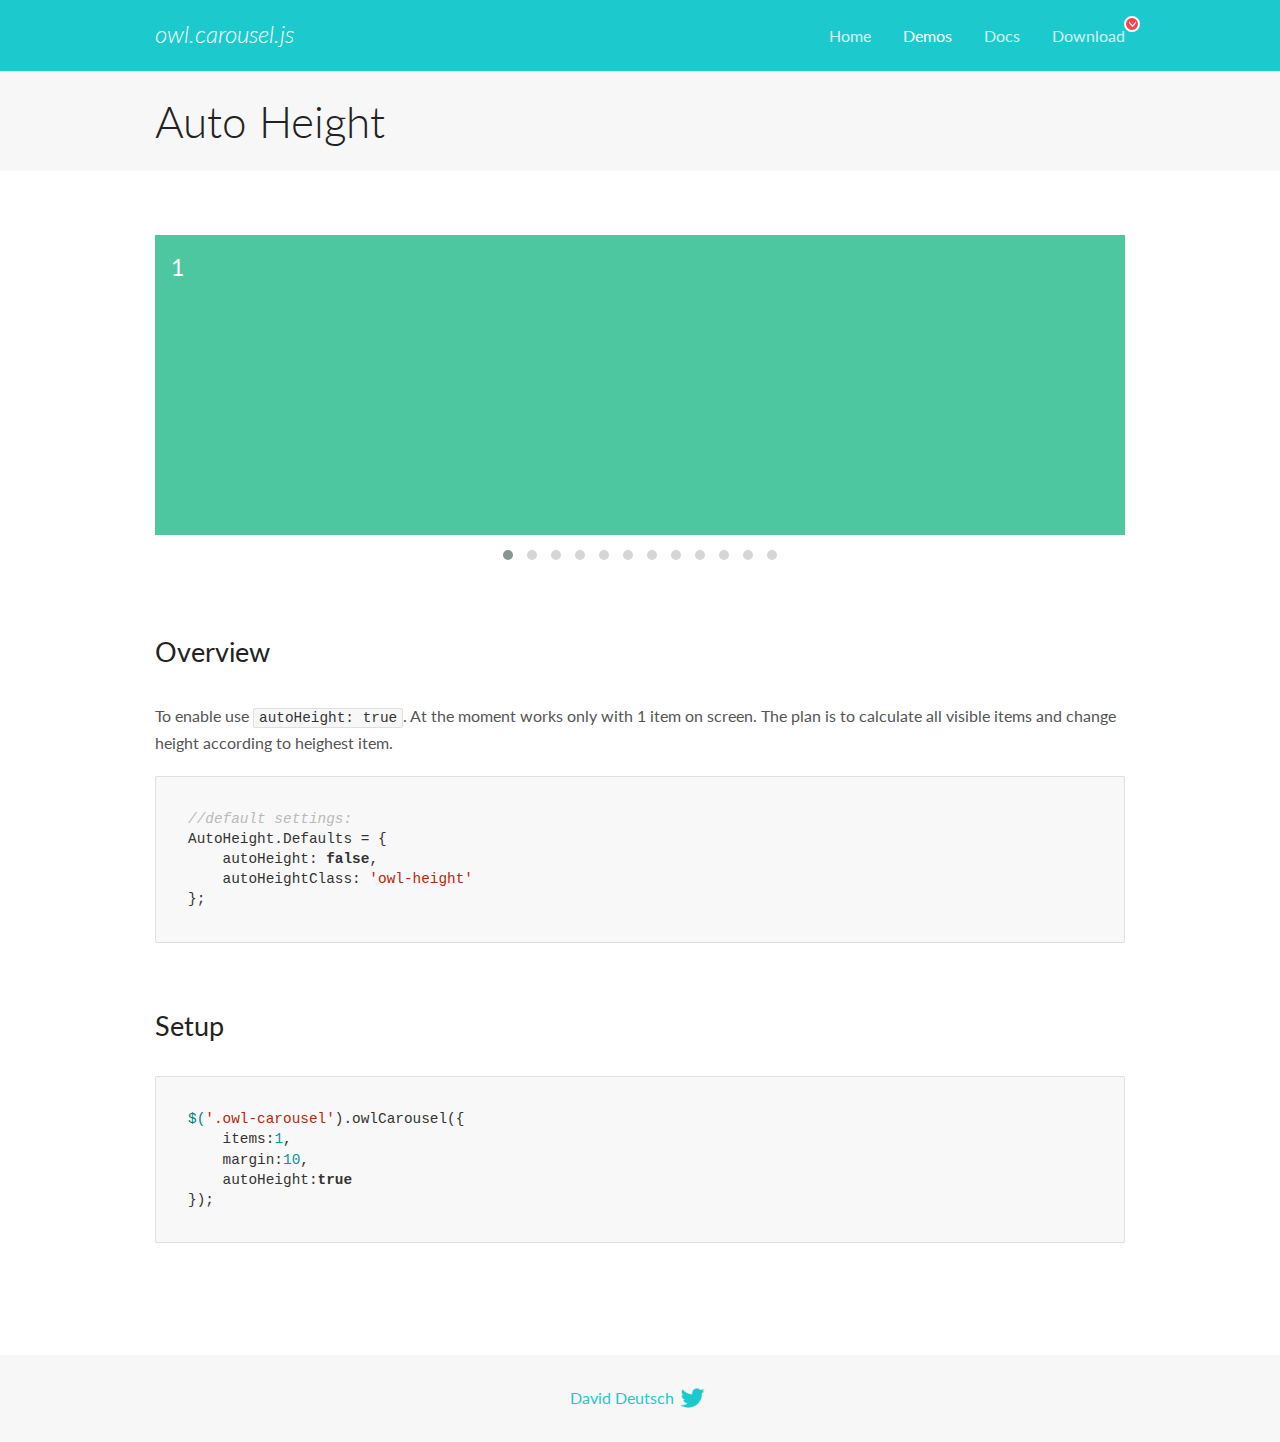
<file: OwlCarousel2-2.3.4/docs/demos/autoheight.html>
<!DOCTYPE html>
<html lang="en">
  <head>

    <!-- head -->
    <meta charset="utf-8">
    <meta name="msapplication-tap-highlight" content="no" />
    <meta name="viewport" content="width=device-width, initial-scale=1.0" />
    <meta name="description" content="autoHeight usage demo">
    <meta name="author" content="David Deutsch">
    <title>
      Auto Height Demo | Owl Carousel | 2.3.4
    </title>

    <!-- Stylesheets -->
    <link href='https://fonts.googleapis.com/css?family=Lato:300,400,700,400italic,300italic' rel='stylesheet' type='text/css'>
    <link rel="stylesheet" href="../assets/css/docs.theme.min.css">

    <!-- Owl Stylesheets -->
    <link rel="stylesheet" href="../assets/owlcarousel/assets/owl.carousel.min.css">
    <link rel="stylesheet" href="../assets/owlcarousel/assets/owl.theme.default.min.css">

    <!-- HTML5 shim and Respond.js IE8 support of HTML5 elements and media queries -->

    <!--[if lt IE 9]>
      <script src="https://oss.maxcdn.com/libs/html5shiv/3.7.0/html5shiv.js"></script>
      <script src="https://oss.maxcdn.com/libs/respond.js/1.3.0/respond.min.js"></script>
    <![endif]-->

    <!-- Favicons -->
    <link rel="apple-touch-icon-precomposed" sizes="144x144" href="../assets/ico/apple-touch-icon-144-precomposed.png">
    <link rel="shortcut icon" href="../assets/ico/favicon.png">
    <link rel="shortcut icon" href="favicon.ico">

    <!-- Yeah i know js should not be in header. Its required for demos.-->

    <!-- javascript -->
    <script src="../assets/vendors/jquery.min.js"></script>
    <script src="../assets/owlcarousel/owl.carousel.js"></script>
  </head>
  <body>

    <!-- header -->
    <header class="header">
      <div class="row">
        <div class="large-12 columns">
          <div class="brand left">
            <h3>
              <a href="/OwlCarousel2/">owl.carousel.js</a> 
            </h3>
          </div>
          <a id="toggle-nav" class="right">
            <span></span> <span></span> <span></span> 
          </a> 
          <div class="nav-bar">
            <ul class="clearfix">
              <li> <a href="/OwlCarousel2/index.html">Home</a>  </li>
              <li class="active">
                <a href="/OwlCarousel2/demos/demos.html">Demos</a> 
              </li>
              <li> <a href="/OwlCarousel2/docs/started-welcome.html">Docs</a>  </li>
              <li>
                <a href="https://github.com/OwlCarousel2/OwlCarousel2/archive/2.3.4.zip">Download</a> 
                <span class="download"></span> 
              </li>
            </ul>
          </div>
        </div>
      </div>
    </header>

    <!-- title -->
    <section class="title">
      <div class="row">
        <div class="large-12 columns">
          <h1>Auto Height</h1>
        </div>
      </div>
    </section>

    <!--  Demos -->
    <section id="demos">
      <div class="row">
        <div class="large-12 columns">
          <div class="owl-carousel owl-theme">
            <div class="item" style="height:300px">
              <h4>1</h4>
            </div>
            <div class="item" style="height:100px">
              <h4>2</h4>
            </div>
            <div class="item" style="height:500px">
              <h4>3</h4>
            </div>
            <div class="item" style="height:250px">
              <h4>4</h4>
            </div>
            <div class="item" style="height:400px">
              <h4>5</h4>
            </div>
            <div class="item" style="height:500px">
              <h4>6</h4>
            </div>
            <div class="item" style="height:600px">
              <h4>7</h4>
            </div>
            <div class="item" style="height:400px">
              <h4>8</h4>
            </div>
            <div class="item" style="height:300px">
              <h4>9</h4>
            </div>
            <div class="item" style="height:350px">
              <h4>10</h4>
            </div>
            <div class="item" style="height:200px">
              <h4>11</h4>
            </div>
            <div class="item" style="height:150px">
              <h4>12</h4>
            </div>
          </div>
          <h3 id="overview">Overview</h3>
          <p>To enable use <code>autoHeight: true</code>. At the moment works only with 1 item on screen. The plan is to calculate all visible items and change height according to heighest item.</p>
          <pre><code>//default settings:
AutoHeight.Defaults = {
    autoHeight: false,
    autoHeightClass: &#39;owl-height&#39;
};</code></pre>
          <h3 id="setup">Setup</h3>
          <pre><code>$(&#39;.owl-carousel&#39;).owlCarousel({
    items:1,
    margin:10,
    autoHeight:true
});</code></pre>
          <script>
            $(document).ready(function() {
              $('.owl-carousel').owlCarousel({
                items: 1,
                margin: 10,
                autoHeight: true
              });
            })
          </script>
        </div>
      </div>
    </section>

    <!-- footer -->
    <footer class="footer">
      <div class="row">
        <div class="large-12 columns">
          <h5>
            <a href="/OwlCarousel2/docs/support-contact.html">David Deutsch</a> 
            <a id="custom-tweet-button" href="https://twitter.com/share?url=https://github.com/OwlCarousel2/OwlCarousel2&text=Owl Carousel - This is so awesome! " target="_blank"></a> 
          </h5>
        </div>
      </div>
    </footer>

    <!-- vendors -->
    <script src="../assets/vendors/highlight.js"></script>
    <script src="../assets/js/app.js"></script>
  </body>
</html>
</file>
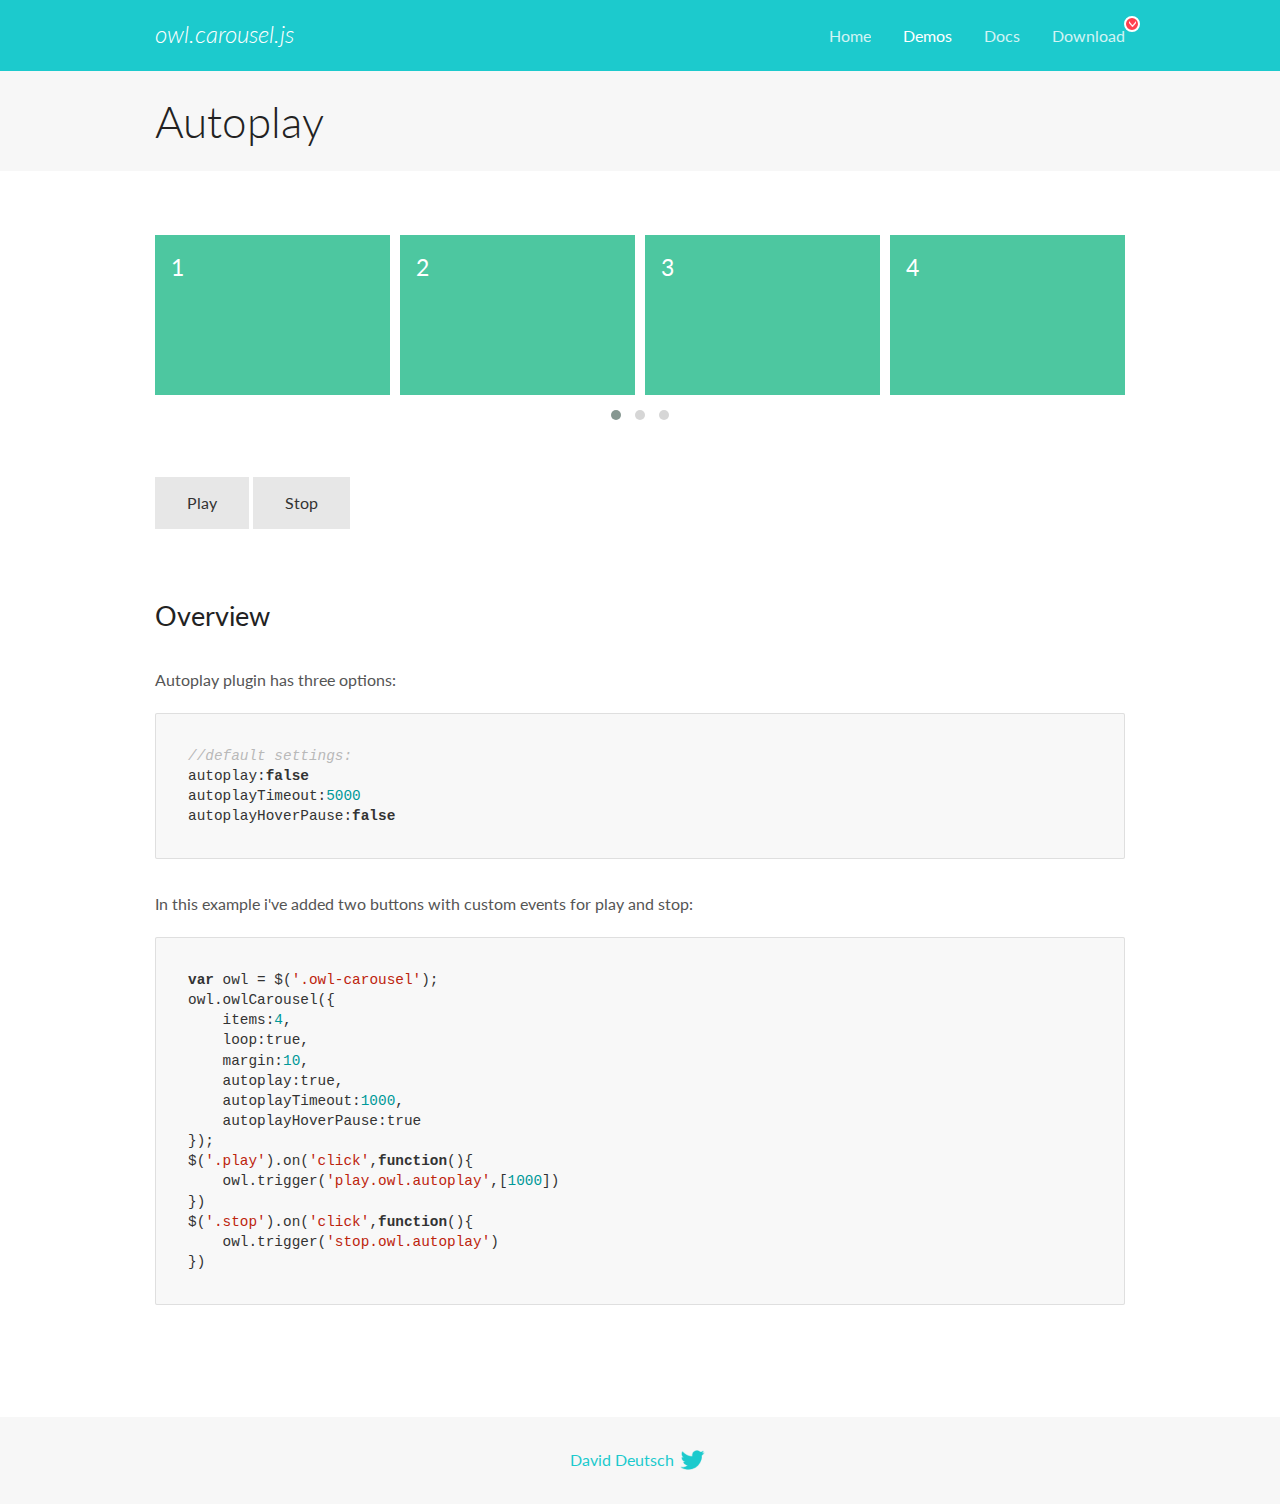
<file: OwlCarousel2-2.3.4/docs/demos/autoplay.html>
<!DOCTYPE html>
<html lang="en">
  <head>

    <!-- head -->
    <meta charset="utf-8">
    <meta name="msapplication-tap-highlight" content="no" />
    <meta name="viewport" content="width=device-width, initial-scale=1.0" />
    <meta name="description" content="Autoplay usage demo">
    <meta name="author" content="David Deutsch">
    <title>
      Autoplay Demo | Owl Carousel | 2.3.4
    </title>

    <!-- Stylesheets -->
    <link href='https://fonts.googleapis.com/css?family=Lato:300,400,700,400italic,300italic' rel='stylesheet' type='text/css'>
    <link rel="stylesheet" href="../assets/css/docs.theme.min.css">

    <!-- Owl Stylesheets -->
    <link rel="stylesheet" href="../assets/owlcarousel/assets/owl.carousel.min.css">
    <link rel="stylesheet" href="../assets/owlcarousel/assets/owl.theme.default.min.css">

    <!-- HTML5 shim and Respond.js IE8 support of HTML5 elements and media queries -->

    <!--[if lt IE 9]>
      <script src="https://oss.maxcdn.com/libs/html5shiv/3.7.0/html5shiv.js"></script>
      <script src="https://oss.maxcdn.com/libs/respond.js/1.3.0/respond.min.js"></script>
    <![endif]-->

    <!-- Favicons -->
    <link rel="apple-touch-icon-precomposed" sizes="144x144" href="../assets/ico/apple-touch-icon-144-precomposed.png">
    <link rel="shortcut icon" href="../assets/ico/favicon.png">
    <link rel="shortcut icon" href="favicon.ico">

    <!-- Yeah i know js should not be in header. Its required for demos.-->

    <!-- javascript -->
    <script src="../assets/vendors/jquery.min.js"></script>
    <script src="../assets/owlcarousel/owl.carousel.js"></script>
  </head>
  <body>

    <!-- header -->
    <header class="header">
      <div class="row">
        <div class="large-12 columns">
          <div class="brand left">
            <h3>
              <a href="/OwlCarousel2/">owl.carousel.js</a> 
            </h3>
          </div>
          <a id="toggle-nav" class="right">
            <span></span> <span></span> <span></span> 
          </a> 
          <div class="nav-bar">
            <ul class="clearfix">
              <li> <a href="/OwlCarousel2/index.html">Home</a>  </li>
              <li class="active">
                <a href="/OwlCarousel2/demos/demos.html">Demos</a> 
              </li>
              <li> <a href="/OwlCarousel2/docs/started-welcome.html">Docs</a>  </li>
              <li>
                <a href="https://github.com/OwlCarousel2/OwlCarousel2/archive/2.3.4.zip">Download</a> 
                <span class="download"></span> 
              </li>
            </ul>
          </div>
        </div>
      </div>
    </header>

    <!-- title -->
    <section class="title">
      <div class="row">
        <div class="large-12 columns">
          <h1>Autoplay</h1>
        </div>
      </div>
    </section>

    <!--  Demos -->
    <section id="demos">
      <div class="row">
        <div class="large-12 columns">
          <div class="owl-carousel owl-theme">
            <div class="item">
              <h4>1</h4>
            </div>
            <div class="item">
              <h4>2</h4>
            </div>
            <div class="item">
              <h4>3</h4>
            </div>
            <div class="item">
              <h4>4</h4>
            </div>
            <div class="item">
              <h4>5</h4>
            </div>
            <div class="item">
              <h4>6</h4>
            </div>
            <div class="item">
              <h4>7</h4>
            </div>
            <div class="item">
              <h4>8</h4>
            </div>
            <div class="item">
              <h4>9</h4>
            </div>
            <div class="item">
              <h4>10</h4>
            </div>
            <div class="item">
              <h4>11</h4>
            </div>
            <div class="item">
              <h4>12</h4>
            </div>
          </div>
          <a class="button secondary play">Play</a> 
          <a class="button secondary stop">Stop</a> 
          <h3 id="overview">Overview</h3>
          <p>Autoplay plugin has three options:</p>
          <pre><code>//default settings:
autoplay:false
autoplayTimeout:5000
autoplayHoverPause:false</code></pre>
          <p>In this example i&#39;ve added two buttons with custom events for play and stop:</p>
          <pre><code>var owl = $(&#39;.owl-carousel&#39;);
owl.owlCarousel({
    items:4,
    loop:true,
    margin:10,
    autoplay:true,
    autoplayTimeout:1000,
    autoplayHoverPause:true
});
$(&#39;.play&#39;).on(&#39;click&#39;,function(){
    owl.trigger(&#39;play.owl.autoplay&#39;,[1000])
})
$(&#39;.stop&#39;).on(&#39;click&#39;,function(){
    owl.trigger(&#39;stop.owl.autoplay&#39;)
})</code></pre>
          <script>
            $(document).ready(function() {
              var owl = $('.owl-carousel');
              owl.owlCarousel({
                items: 4,
                loop: true,
                margin: 10,
                autoplay: true,
                autoplayTimeout: 1000,
                autoplayHoverPause: true
              });
              $('.play').on('click', function() {
                owl.trigger('play.owl.autoplay', [1000])
              })
              $('.stop').on('click', function() {
                owl.trigger('stop.owl.autoplay')
              })
            })
          </script>
        </div>
      </div>
    </section>

    <!-- footer -->
    <footer class="footer">
      <div class="row">
        <div class="large-12 columns">
          <h5>
            <a href="/OwlCarousel2/docs/support-contact.html">David Deutsch</a> 
            <a id="custom-tweet-button" href="https://twitter.com/share?url=https://github.com/OwlCarousel2/OwlCarousel2&text=Owl Carousel - This is so awesome! " target="_blank"></a> 
          </h5>
        </div>
      </div>
    </footer>

    <!-- vendors -->
    <script src="../assets/vendors/highlight.js"></script>
    <script src="../assets/js/app.js"></script>
  </body>
</html>
</file>
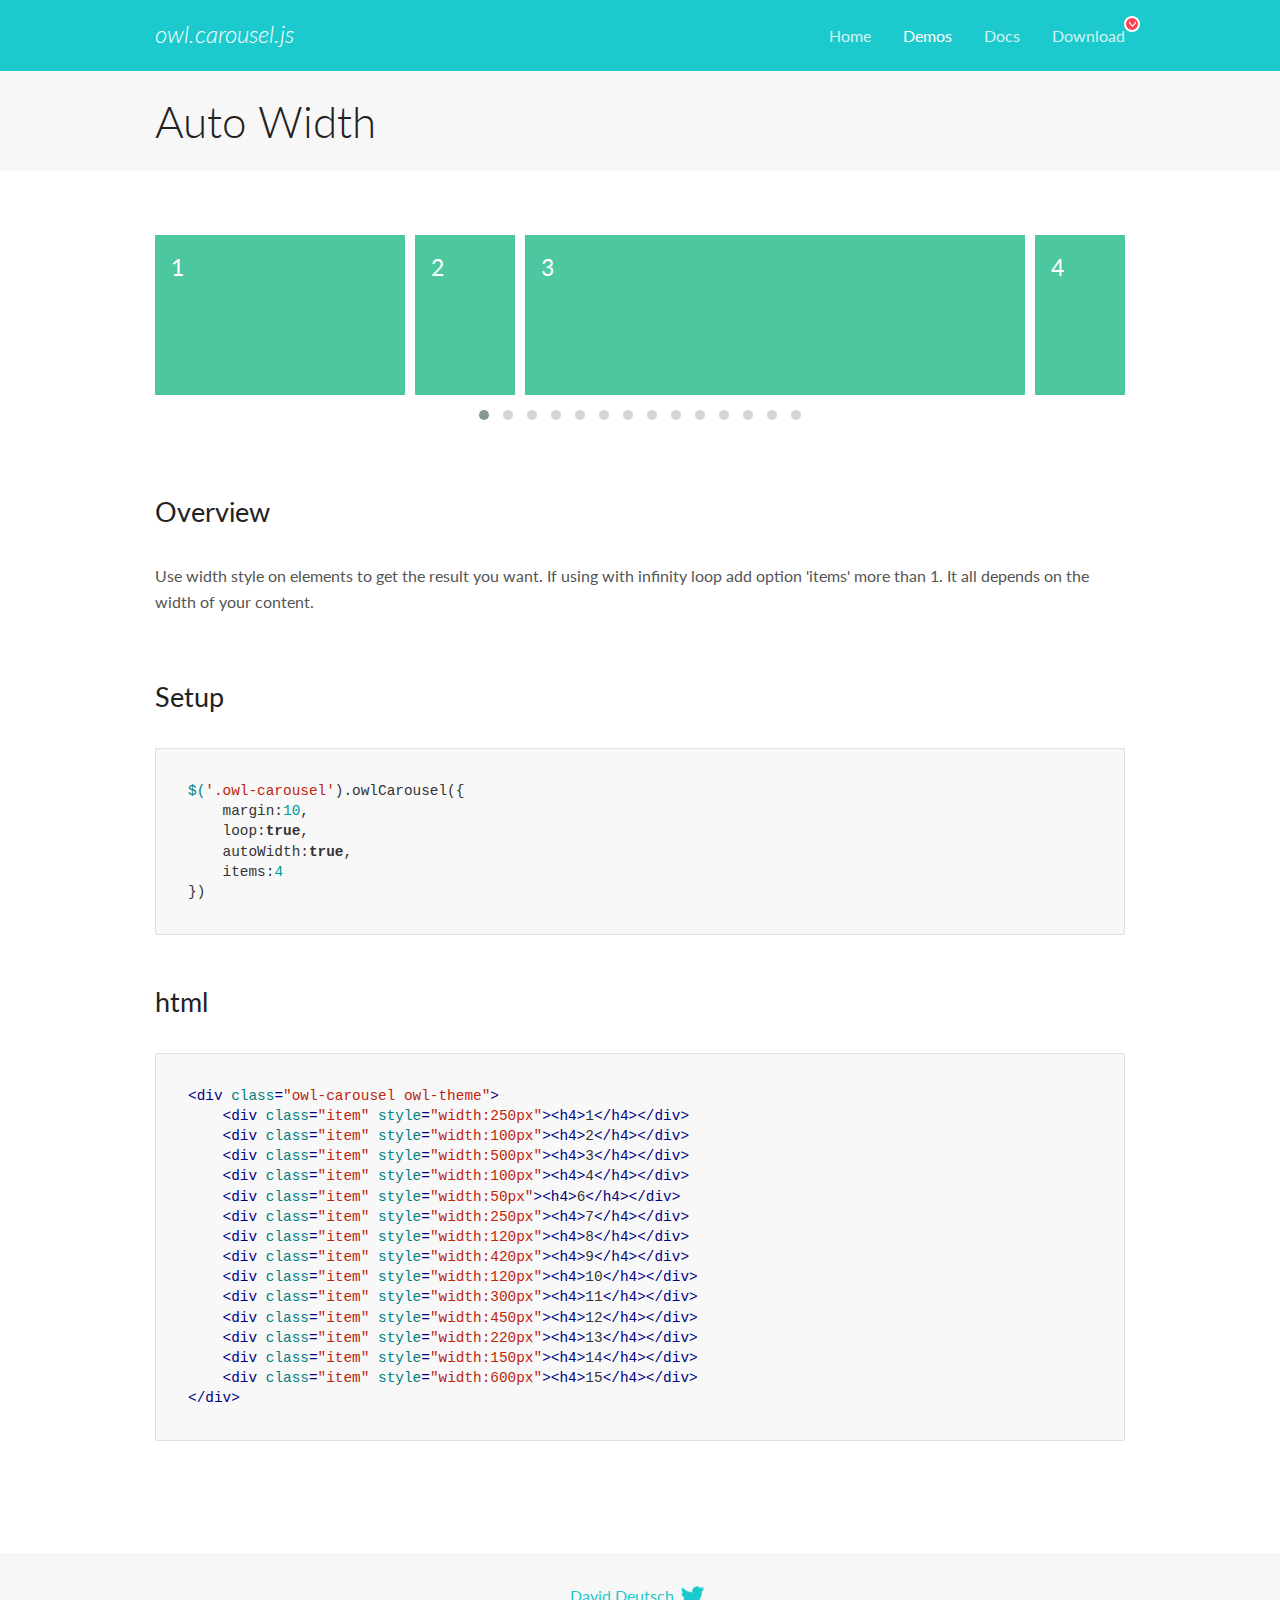
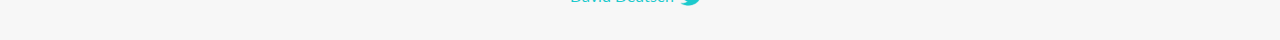
<file: OwlCarousel2-2.3.4/docs/demos/autowidth.html>
<!DOCTYPE html>
<html lang="en">
  <head>

    <!-- head -->
    <meta charset="utf-8">
    <meta name="msapplication-tap-highlight" content="no" />
    <meta name="viewport" content="width=device-width, initial-scale=1.0" />
    <meta name="description" content="Auto Width">
    <meta name="author" content="David Deutsch">
    <title>
      Auto Width Demo | Owl Carousel | 2.3.4
    </title>

    <!-- Stylesheets -->
    <link href='https://fonts.googleapis.com/css?family=Lato:300,400,700,400italic,300italic' rel='stylesheet' type='text/css'>
    <link rel="stylesheet" href="../assets/css/docs.theme.min.css">

    <!-- Owl Stylesheets -->
    <link rel="stylesheet" href="../assets/owlcarousel/assets/owl.carousel.min.css">
    <link rel="stylesheet" href="../assets/owlcarousel/assets/owl.theme.default.min.css">

    <!-- HTML5 shim and Respond.js IE8 support of HTML5 elements and media queries -->

    <!--[if lt IE 9]>
      <script src="https://oss.maxcdn.com/libs/html5shiv/3.7.0/html5shiv.js"></script>
      <script src="https://oss.maxcdn.com/libs/respond.js/1.3.0/respond.min.js"></script>
    <![endif]-->

    <!-- Favicons -->
    <link rel="apple-touch-icon-precomposed" sizes="144x144" href="../assets/ico/apple-touch-icon-144-precomposed.png">
    <link rel="shortcut icon" href="../assets/ico/favicon.png">
    <link rel="shortcut icon" href="favicon.ico">

    <!-- Yeah i know js should not be in header. Its required for demos.-->

    <!-- javascript -->
    <script src="../assets/vendors/jquery.min.js"></script>
    <script src="../assets/owlcarousel/owl.carousel.js"></script>
  </head>
  <body>

    <!-- header -->
    <header class="header">
      <div class="row">
        <div class="large-12 columns">
          <div class="brand left">
            <h3>
              <a href="/OwlCarousel2/">owl.carousel.js</a> 
            </h3>
          </div>
          <a id="toggle-nav" class="right">
            <span></span> <span></span> <span></span> 
          </a> 
          <div class="nav-bar">
            <ul class="clearfix">
              <li> <a href="/OwlCarousel2/index.html">Home</a>  </li>
              <li class="active">
                <a href="/OwlCarousel2/demos/demos.html">Demos</a> 
              </li>
              <li> <a href="/OwlCarousel2/docs/started-welcome.html">Docs</a>  </li>
              <li>
                <a href="https://github.com/OwlCarousel2/OwlCarousel2/archive/2.3.4.zip">Download</a> 
                <span class="download"></span> 
              </li>
            </ul>
          </div>
        </div>
      </div>
    </header>

    <!-- title -->
    <section class="title">
      <div class="row">
        <div class="large-12 columns">
          <h1>Auto Width</h1>
        </div>
      </div>
    </section>

    <!--  Demos -->
    <section id="demos">
      <div class="row">
        <div class="large-12 columns">
          <div class="owl-carousel owl-theme">
            <div class="item" style="width:250px">
              <h4>1</h4>
            </div>
            <div class="item" style="width:100px">
              <h4>2</h4>
            </div>
            <div class="item" style="width:500px">
              <h4>3</h4>
            </div>
            <div class="item" style="width:100px">
              <h4>4</h4>
            </div>
            <div class="item" style="width:50px">
              <h4>6</h4>
            </div>
            <div class="item" style="width:250px">
              <h4>7</h4>
            </div>
            <div class="item" style="width:120px">
              <h4>8</h4>
            </div>
            <div class="item" style="width:420px">
              <h4>9</h4>
            </div>
            <div class="item" style="width:120px">
              <h4>10</h4>
            </div>
            <div class="item" style="width:300px">
              <h4>11</h4>
            </div>
            <div class="item" style="width:450px">
              <h4>12</h4>
            </div>
            <div class="item" style="width:220px">
              <h4>13</h4>
            </div>
            <div class="item" style="width:150px">
              <h4>14</h4>
            </div>
            <div class="item" style="width:600px">
              <h4>15</h4>
            </div>
          </div>
          <h3 id="overview">Overview</h3>
          <p>Use width style on elements to get the result you want. If using with infinity loop add option &#39;items&#39; more than 1. It all depends on the width of your content.</p>
          <h3 id="setup">Setup</h3>
          <pre><code>$(&#39;.owl-carousel&#39;).owlCarousel({
    margin:10,
    loop:true,
    autoWidth:true,
    items:4
})</code></pre>
          <h3 id="html">html</h3>
          <pre><code>&lt;div class=&quot;owl-carousel owl-theme&quot;&gt;
    &lt;div class=&quot;item&quot; style=&quot;width:250px&quot;&gt;&lt;h4&gt;1&lt;/h4&gt;&lt;/div&gt;
    &lt;div class=&quot;item&quot; style=&quot;width:100px&quot;&gt;&lt;h4&gt;2&lt;/h4&gt;&lt;/div&gt;
    &lt;div class=&quot;item&quot; style=&quot;width:500px&quot;&gt;&lt;h4&gt;3&lt;/h4&gt;&lt;/div&gt;
    &lt;div class=&quot;item&quot; style=&quot;width:100px&quot;&gt;&lt;h4&gt;4&lt;/h4&gt;&lt;/div&gt;
    &lt;div class=&quot;item&quot; style=&quot;width:50px&quot;&gt;&lt;h4&gt;6&lt;/h4&gt;&lt;/div&gt;
    &lt;div class=&quot;item&quot; style=&quot;width:250px&quot;&gt;&lt;h4&gt;7&lt;/h4&gt;&lt;/div&gt;
    &lt;div class=&quot;item&quot; style=&quot;width:120px&quot;&gt;&lt;h4&gt;8&lt;/h4&gt;&lt;/div&gt;
    &lt;div class=&quot;item&quot; style=&quot;width:420px&quot;&gt;&lt;h4&gt;9&lt;/h4&gt;&lt;/div&gt;
    &lt;div class=&quot;item&quot; style=&quot;width:120px&quot;&gt;&lt;h4&gt;10&lt;/h4&gt;&lt;/div&gt;
    &lt;div class=&quot;item&quot; style=&quot;width:300px&quot;&gt;&lt;h4&gt;11&lt;/h4&gt;&lt;/div&gt;
    &lt;div class=&quot;item&quot; style=&quot;width:450px&quot;&gt;&lt;h4&gt;12&lt;/h4&gt;&lt;/div&gt;
    &lt;div class=&quot;item&quot; style=&quot;width:220px&quot;&gt;&lt;h4&gt;13&lt;/h4&gt;&lt;/div&gt;
    &lt;div class=&quot;item&quot; style=&quot;width:150px&quot;&gt;&lt;h4&gt;14&lt;/h4&gt;&lt;/div&gt;
    &lt;div class=&quot;item&quot; style=&quot;width:600px&quot;&gt;&lt;h4&gt;15&lt;/h4&gt;&lt;/div&gt;
&lt;/div&gt;</code></pre>
          <script>
            $(document).ready(function() {
              $('.owl-carousel').owlCarousel({
                margin: 10,
                loop: true,
                autoWidth: true,
                items: 4
              })
            })
          </script>
        </div>
      </div>
    </section>

    <!-- footer -->
    <footer class="footer">
      <div class="row">
        <div class="large-12 columns">
          <h5>
            <a href="/OwlCarousel2/docs/support-contact.html">David Deutsch</a> 
            <a id="custom-tweet-button" href="https://twitter.com/share?url=https://github.com/OwlCarousel2/OwlCarousel2&text=Owl Carousel - This is so awesome! " target="_blank"></a> 
          </h5>
        </div>
      </div>
    </footer>

    <!-- vendors -->
    <script src="../assets/vendors/highlight.js"></script>
    <script src="../assets/js/app.js"></script>
  </body>
</html>
</file>
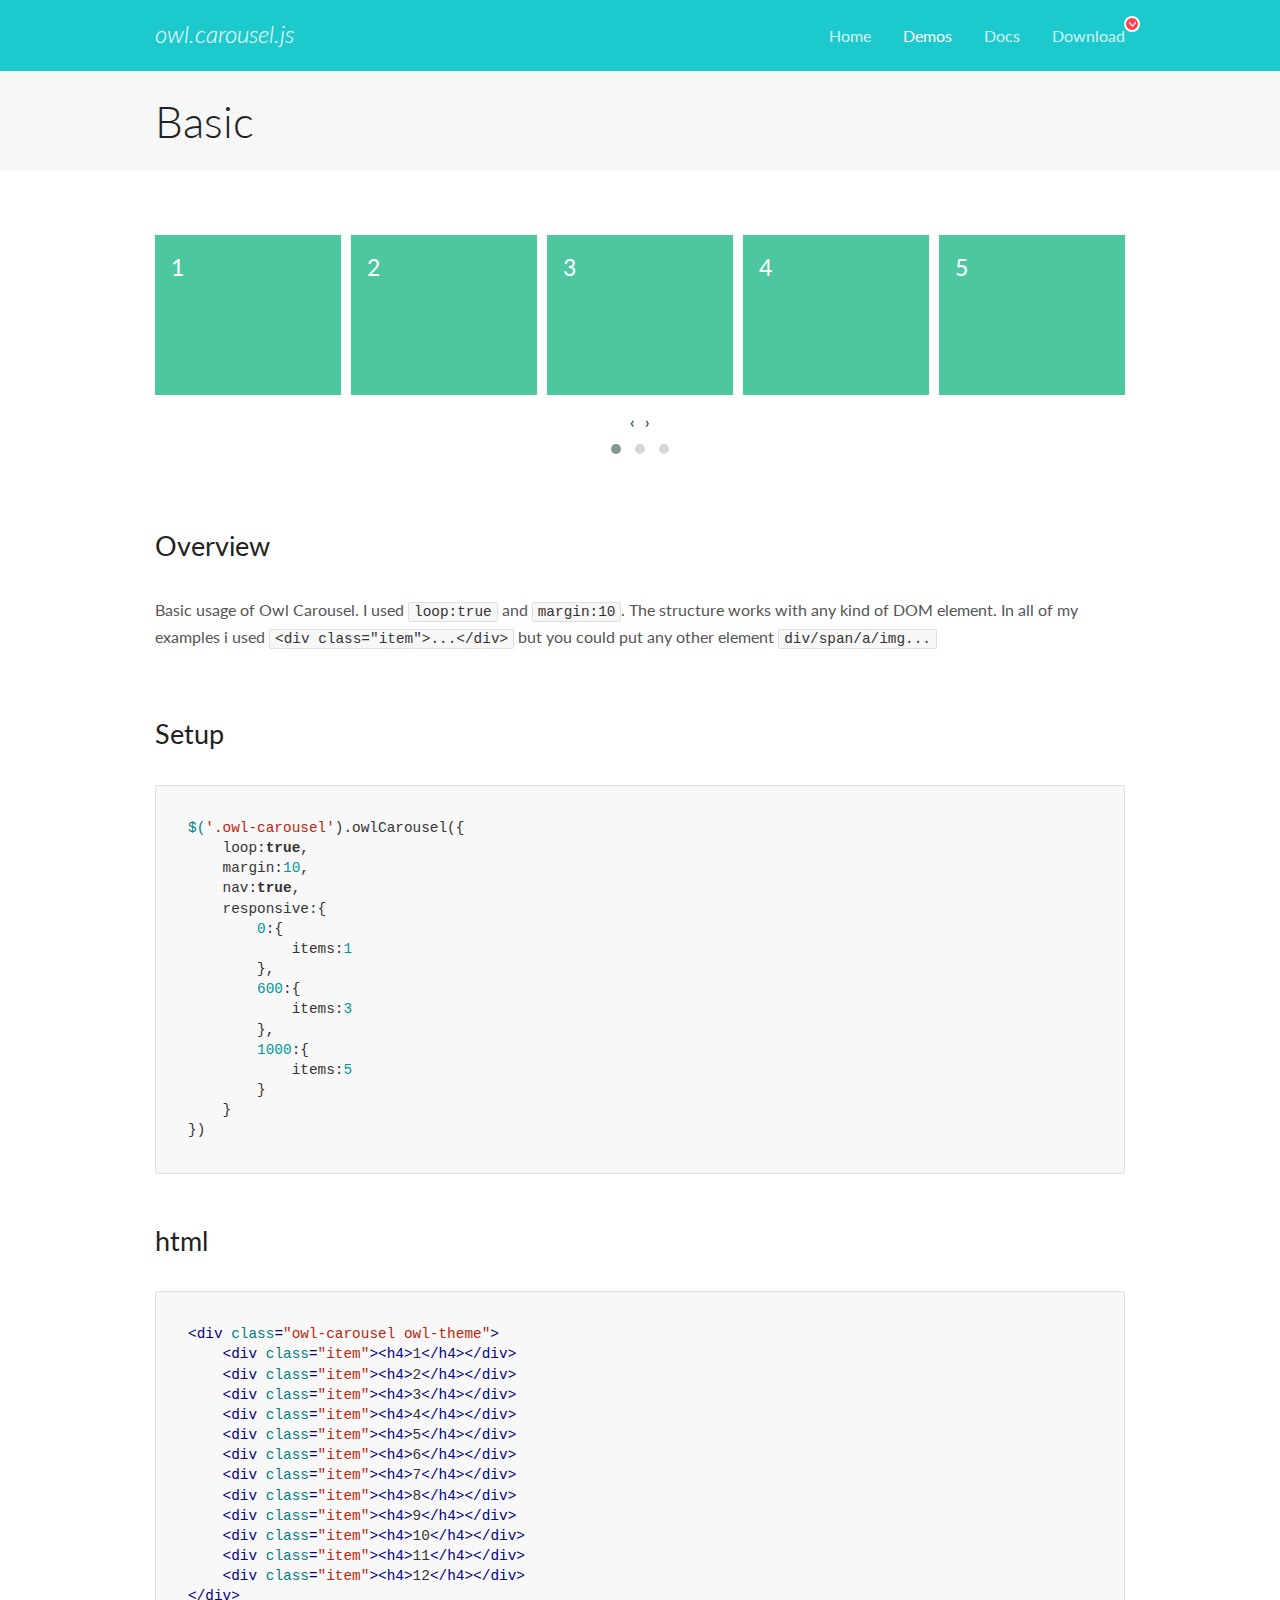
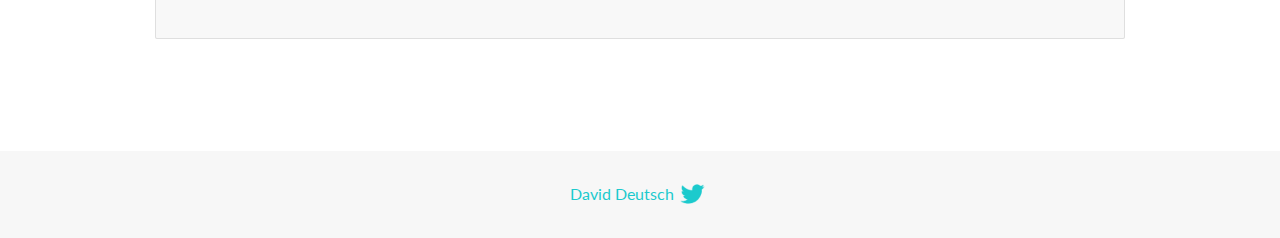
<file: OwlCarousel2-2.3.4/docs/demos/basic.html>
<!DOCTYPE html>
<html lang="en">
  <head>

    <!-- head -->
    <meta charset="utf-8">
    <meta name="msapplication-tap-highlight" content="no" />
    <meta name="viewport" content="width=device-width, initial-scale=1.0" />
    <meta name="description" content="Basic usage demo">
    <meta name="author" content="David Deutsch">
    <title>
      Basic Demo | Owl Carousel | 2.3.4
    </title>

    <!-- Stylesheets -->
    <link href='https://fonts.googleapis.com/css?family=Lato:300,400,700,400italic,300italic' rel='stylesheet' type='text/css'>
    <link rel="stylesheet" href="../assets/css/docs.theme.min.css">

    <!-- Owl Stylesheets -->
    <link rel="stylesheet" href="../assets/owlcarousel/assets/owl.carousel.min.css">
    <link rel="stylesheet" href="../assets/owlcarousel/assets/owl.theme.default.min.css">

    <!-- HTML5 shim and Respond.js IE8 support of HTML5 elements and media queries -->

    <!--[if lt IE 9]>
      <script src="https://oss.maxcdn.com/libs/html5shiv/3.7.0/html5shiv.js"></script>
      <script src="https://oss.maxcdn.com/libs/respond.js/1.3.0/respond.min.js"></script>
    <![endif]-->

    <!-- Favicons -->
    <link rel="apple-touch-icon-precomposed" sizes="144x144" href="../assets/ico/apple-touch-icon-144-precomposed.png">
    <link rel="shortcut icon" href="../assets/ico/favicon.png">
    <link rel="shortcut icon" href="favicon.ico">

    <!-- Yeah i know js should not be in header. Its required for demos.-->

    <!-- javascript -->
    <script src="../assets/vendors/jquery.min.js"></script>
    <script src="../assets/owlcarousel/owl.carousel.js"></script>
  </head>
  <body>

    <!-- header -->
    <header class="header">
      <div class="row">
        <div class="large-12 columns">
          <div class="brand left">
            <h3>
              <a href="/OwlCarousel2/">owl.carousel.js</a> 
            </h3>
          </div>
          <a id="toggle-nav" class="right">
            <span></span> <span></span> <span></span> 
          </a> 
          <div class="nav-bar">
            <ul class="clearfix">
              <li> <a href="/OwlCarousel2/index.html">Home</a>  </li>
              <li class="active">
                <a href="/OwlCarousel2/demos/demos.html">Demos</a> 
              </li>
              <li> <a href="/OwlCarousel2/docs/started-welcome.html">Docs</a>  </li>
              <li>
                <a href="https://github.com/OwlCarousel2/OwlCarousel2/archive/2.3.4.zip">Download</a> 
                <span class="download"></span> 
              </li>
            </ul>
          </div>
        </div>
      </div>
    </header>

    <!-- title -->
    <section class="title">
      <div class="row">
        <div class="large-12 columns">
          <h1>Basic</h1>
        </div>
      </div>
    </section>

    <!--  Demos -->
    <section id="demos">
      <div class="row">
        <div class="large-12 columns">
          <div class="owl-carousel owl-theme">
            <div class="item">
              <h4>1</h4>
            </div>
            <div class="item">
              <h4>2</h4>
            </div>
            <div class="item">
              <h4>3</h4>
            </div>
            <div class="item">
              <h4>4</h4>
            </div>
            <div class="item">
              <h4>5</h4>
            </div>
            <div class="item">
              <h4>6</h4>
            </div>
            <div class="item">
              <h4>7</h4>
            </div>
            <div class="item">
              <h4>8</h4>
            </div>
            <div class="item">
              <h4>9</h4>
            </div>
            <div class="item">
              <h4>10</h4>
            </div>
            <div class="item">
              <h4>11</h4>
            </div>
            <div class="item">
              <h4>12</h4>
            </div>
          </div>
          <h3 id="overview">Overview</h3>
          <p>Basic usage of Owl Carousel. I used <code>loop:true</code> and <code>margin:10</code>. The structure works with any kind of DOM element. In all of my examples i used <code>&lt;div class=&quot;item&quot;&gt;...&lt;/div&gt;</code> but you could
            put any other element <code>div/span/a/img...</code></p>
          <h3 id="setup">Setup</h3>
          <pre><code>$(&#39;.owl-carousel&#39;).owlCarousel({
    loop:true,
    margin:10,
    nav:true,
    responsive:{
        0:{
            items:1
        },
        600:{
            items:3
        },
        1000:{
            items:5
        }
    }
})</code></pre>
          <h3 id="html">html</h3>
          <pre><code>&lt;div class=&quot;owl-carousel owl-theme&quot;&gt;
    &lt;div class=&quot;item&quot;&gt;&lt;h4&gt;1&lt;/h4&gt;&lt;/div&gt;
    &lt;div class=&quot;item&quot;&gt;&lt;h4&gt;2&lt;/h4&gt;&lt;/div&gt;
    &lt;div class=&quot;item&quot;&gt;&lt;h4&gt;3&lt;/h4&gt;&lt;/div&gt;
    &lt;div class=&quot;item&quot;&gt;&lt;h4&gt;4&lt;/h4&gt;&lt;/div&gt;
    &lt;div class=&quot;item&quot;&gt;&lt;h4&gt;5&lt;/h4&gt;&lt;/div&gt;
    &lt;div class=&quot;item&quot;&gt;&lt;h4&gt;6&lt;/h4&gt;&lt;/div&gt;
    &lt;div class=&quot;item&quot;&gt;&lt;h4&gt;7&lt;/h4&gt;&lt;/div&gt;
    &lt;div class=&quot;item&quot;&gt;&lt;h4&gt;8&lt;/h4&gt;&lt;/div&gt;
    &lt;div class=&quot;item&quot;&gt;&lt;h4&gt;9&lt;/h4&gt;&lt;/div&gt;
    &lt;div class=&quot;item&quot;&gt;&lt;h4&gt;10&lt;/h4&gt;&lt;/div&gt;
    &lt;div class=&quot;item&quot;&gt;&lt;h4&gt;11&lt;/h4&gt;&lt;/div&gt;
    &lt;div class=&quot;item&quot;&gt;&lt;h4&gt;12&lt;/h4&gt;&lt;/div&gt;
&lt;/div&gt;</code></pre>
          <script>
            $(document).ready(function() {
              var owl = $('.owl-carousel');
              owl.owlCarousel({
                margin: 10,
                nav: true,
                loop: true,
                responsive: {
                  0: {
                    items: 1
                  },
                  600: {
                    items: 3
                  },
                  1000: {
                    items: 5
                  }
                }
              })
            })
          </script>
        </div>
      </div>
    </section>

    <!-- footer -->
    <footer class="footer">
      <div class="row">
        <div class="large-12 columns">
          <h5>
            <a href="/OwlCarousel2/docs/support-contact.html">David Deutsch</a> 
            <a id="custom-tweet-button" href="https://twitter.com/share?url=https://github.com/OwlCarousel2/OwlCarousel2&text=Owl Carousel - This is so awesome! " target="_blank"></a> 
          </h5>
        </div>
      </div>
    </footer>

    <!-- vendors -->
    <script src="../assets/vendors/highlight.js"></script>
    <script src="../assets/js/app.js"></script>
  </body>
</html>
</file>
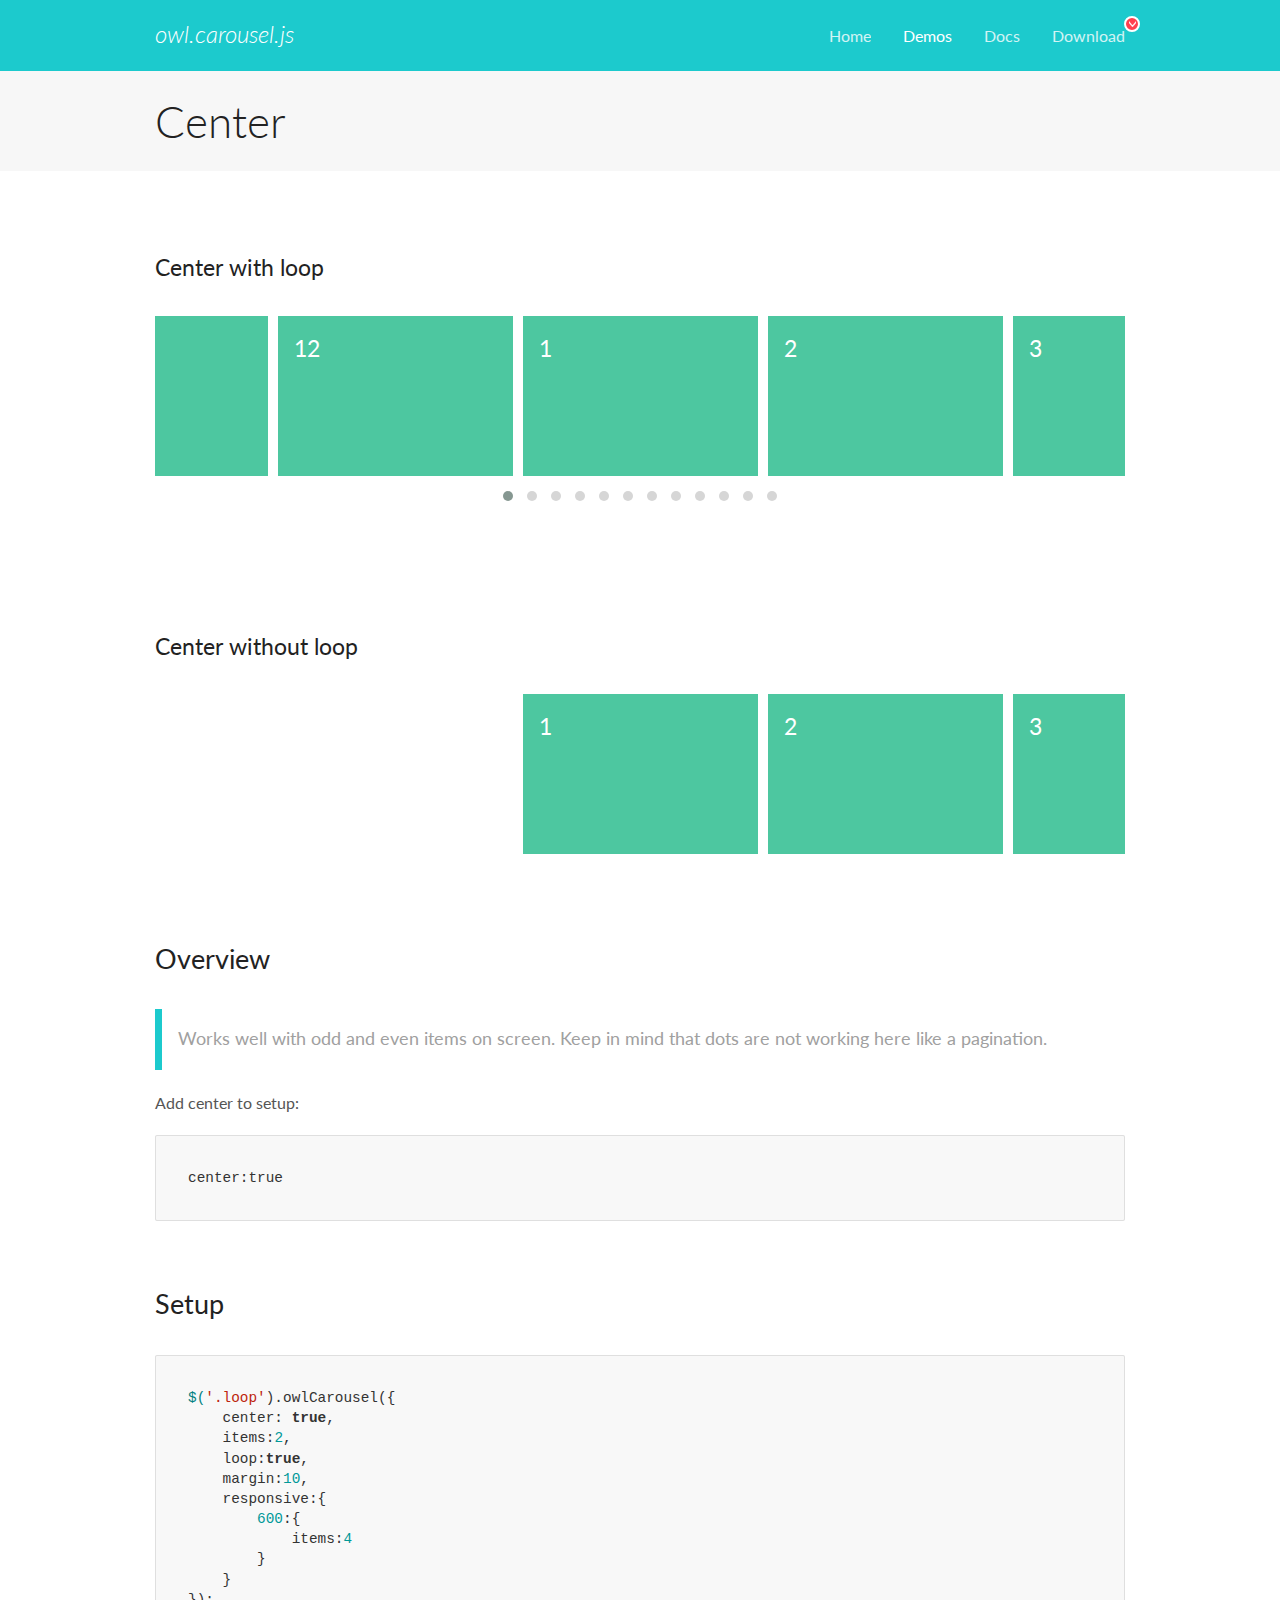
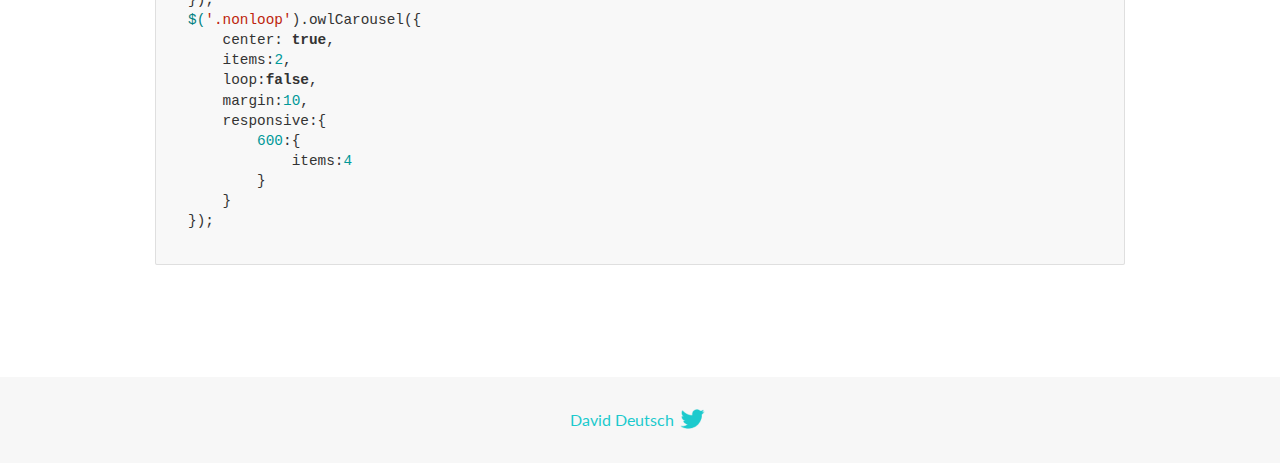
<file: OwlCarousel2-2.3.4/docs/demos/center.html>
<!DOCTYPE html>
<html lang="en">
  <head>

    <!-- head -->
    <meta charset="utf-8">
    <meta name="msapplication-tap-highlight" content="no" />
    <meta name="viewport" content="width=device-width, initial-scale=1.0" />
    <meta name="description" content="Center carousel">
    <meta name="author" content="David Deutsch">
    <title>
      Center Demo | Owl Carousel | 2.3.4
    </title>

    <!-- Stylesheets -->
    <link href='https://fonts.googleapis.com/css?family=Lato:300,400,700,400italic,300italic' rel='stylesheet' type='text/css'>
    <link rel="stylesheet" href="../assets/css/docs.theme.min.css">

    <!-- Owl Stylesheets -->
    <link rel="stylesheet" href="../assets/owlcarousel/assets/owl.carousel.min.css">
    <link rel="stylesheet" href="../assets/owlcarousel/assets/owl.theme.default.min.css">

    <!-- HTML5 shim and Respond.js IE8 support of HTML5 elements and media queries -->

    <!--[if lt IE 9]>
      <script src="https://oss.maxcdn.com/libs/html5shiv/3.7.0/html5shiv.js"></script>
      <script src="https://oss.maxcdn.com/libs/respond.js/1.3.0/respond.min.js"></script>
    <![endif]-->

    <!-- Favicons -->
    <link rel="apple-touch-icon-precomposed" sizes="144x144" href="../assets/ico/apple-touch-icon-144-precomposed.png">
    <link rel="shortcut icon" href="../assets/ico/favicon.png">
    <link rel="shortcut icon" href="favicon.ico">

    <!-- Yeah i know js should not be in header. Its required for demos.-->

    <!-- javascript -->
    <script src="../assets/vendors/jquery.min.js"></script>
    <script src="../assets/owlcarousel/owl.carousel.js"></script>
  </head>
  <body>

    <!-- header -->
    <header class="header">
      <div class="row">
        <div class="large-12 columns">
          <div class="brand left">
            <h3>
              <a href="/OwlCarousel2/">owl.carousel.js</a> 
            </h3>
          </div>
          <a id="toggle-nav" class="right">
            <span></span> <span></span> <span></span> 
          </a> 
          <div class="nav-bar">
            <ul class="clearfix">
              <li> <a href="/OwlCarousel2/index.html">Home</a>  </li>
              <li class="active">
                <a href="/OwlCarousel2/demos/demos.html">Demos</a> 
              </li>
              <li> <a href="/OwlCarousel2/docs/started-welcome.html">Docs</a>  </li>
              <li>
                <a href="https://github.com/OwlCarousel2/OwlCarousel2/archive/2.3.4.zip">Download</a> 
                <span class="download"></span> 
              </li>
            </ul>
          </div>
        </div>
      </div>
    </header>

    <!-- title -->
    <section class="title">
      <div class="row">
        <div class="large-12 columns">
          <h1>Center</h1>
        </div>
      </div>
    </section>

    <!--  Demos -->
    <section id="demos">
      <div class="row">
        <div class="large-12 columns">
          <h4 id="center-with-loop">Center with loop</h4>
          <div class="loop owl-carousel owl-theme">
            <div class="item">
              <h4>1</h4>
            </div>
            <div class="item">
              <h4>2</h4>
            </div>
            <div class="item">
              <h4>3</h4>
            </div>
            <div class="item">
              <h4>4</h4>
            </div>
            <div class="item">
              <h4>5</h4>
            </div>
            <div class="item">
              <h4>6</h4>
            </div>
            <div class="item">
              <h4>7</h4>
            </div>
            <div class="item">
              <h4>8</h4>
            </div>
            <div class="item">
              <h4>9</h4>
            </div>
            <div class="item">
              <h4>10</h4>
            </div>
            <div class="item">
              <h4>11</h4>
            </div>
            <div class="item">
              <h4>12</h4>
            </div>
          </div>
          <br>
          <h4 id="center-without-loop">Center without loop</h4>
          <div class="nonloop owl-carousel">
            <div class="item">
              <h4>1</h4>
            </div>
            <div class="item">
              <h4>2</h4>
            </div>
            <div class="item">
              <h4>3</h4>
            </div>
            <div class="item">
              <h4>4</h4>
            </div>
            <div class="item">
              <h4>5</h4>
            </div>
            <div class="item">
              <h4>6</h4>
            </div>
            <div class="item">
              <h4>7</h4>
            </div>
            <div class="item">
              <h4>8</h4>
            </div>
            <div class="item">
              <h4>9</h4>
            </div>
            <div class="item">
              <h4>10</h4>
            </div>
            <div class="item">
              <h4>11</h4>
            </div>
            <div class="item">
              <h4>12</h4>
            </div>
          </div>
          <h3 id="overview">Overview</h3>
          <blockquote>
            <p>Works well with odd and even items on screen. Keep in mind that dots are not working here like a pagination.</p>
          </blockquote>
          <p>Add center to setup:</p>
          <pre><code>center:true</code></pre>
          <h3 id="setup">Setup</h3>
          <pre><code>$(&#39;.loop&#39;).owlCarousel({
    center: true,
    items:2,
    loop:true,
    margin:10,
    responsive:{
        600:{
            items:4
        }
    }
});
$(&#39;.nonloop&#39;).owlCarousel({
    center: true,
    items:2,
    loop:false,
    margin:10,
    responsive:{
        600:{
            items:4
        }
    }
});</code></pre>
          <script>
            jQuery(document).ready(function($) {
              $('.loop').owlCarousel({
                center: true,
                items: 2,
                loop: true,
                margin: 10,
                responsive: {
                  600: {
                    items: 4
                  }
                }
              });
              $('.nonloop').owlCarousel({
                center: true,
                items: 2,
                loop: false,
                margin: 10,
                responsive: {
                  600: {
                    items: 4
                  }
                }
              });
            });
          </script>
        </div>
      </div>
    </section>

    <!-- footer -->
    <footer class="footer">
      <div class="row">
        <div class="large-12 columns">
          <h5>
            <a href="/OwlCarousel2/docs/support-contact.html">David Deutsch</a> 
            <a id="custom-tweet-button" href="https://twitter.com/share?url=https://github.com/OwlCarousel2/OwlCarousel2&text=Owl Carousel - This is so awesome! " target="_blank"></a> 
          </h5>
        </div>
      </div>
    </footer>

    <!-- vendors -->
    <script src="../assets/vendors/highlight.js"></script>
    <script src="../assets/js/app.js"></script>
  </body>
</html>
</file>
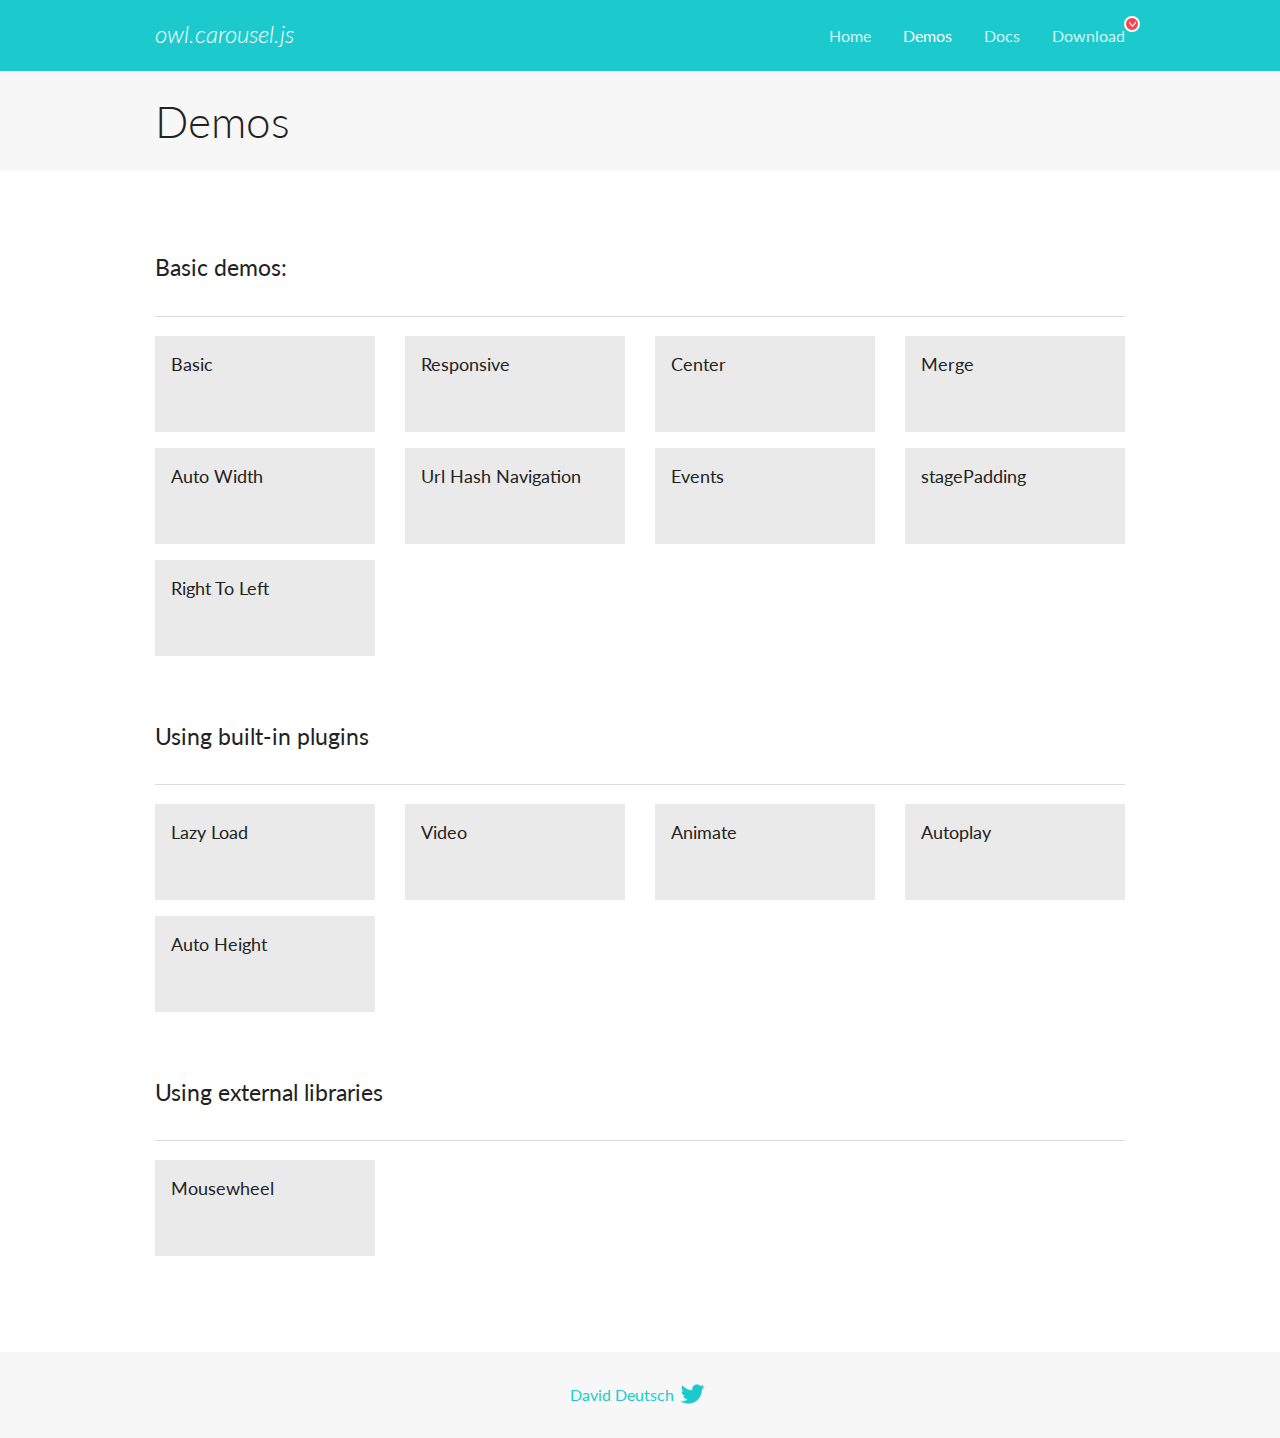
<file: OwlCarousel2-2.3.4/docs/demos/demos.html>
<!DOCTYPE html>
<html lang="en">
  <head>

    <!-- head -->
    <meta charset="utf-8">
    <meta name="msapplication-tap-highlight" content="no" />
    <meta name="viewport" content="width=device-width, initial-scale=1.0" />
    <meta name="description" content="A list of Owl Carousel examples.">
    <meta name="author" content="David Deutsch">
    <title>
      Demos | Owl Carousel | 2.3.4
    </title>

    <!-- Stylesheets -->
    <link href='https://fonts.googleapis.com/css?family=Lato:300,400,700,400italic,300italic' rel='stylesheet' type='text/css'>
    <link rel="stylesheet" href="../assets/css/docs.theme.min.css">

    <!-- Owl Stylesheets -->
    <link rel="stylesheet" href="../assets/owlcarousel/assets/owl.carousel.min.css">
    <link rel="stylesheet" href="../assets/owlcarousel/assets/owl.theme.default.min.css">

    <!-- HTML5 shim and Respond.js IE8 support of HTML5 elements and media queries -->

    <!--[if lt IE 9]>
      <script src="https://oss.maxcdn.com/libs/html5shiv/3.7.0/html5shiv.js"></script>
      <script src="https://oss.maxcdn.com/libs/respond.js/1.3.0/respond.min.js"></script>
    <![endif]-->

    <!-- Favicons -->
    <link rel="apple-touch-icon-precomposed" sizes="144x144" href="../assets/ico/apple-touch-icon-144-precomposed.png">
    <link rel="shortcut icon" href="../assets/ico/favicon.png">
    <link rel="shortcut icon" href="favicon.ico">

    <!-- Yeah i know js should not be in header. Its required for demos.-->

    <!-- javascript -->
    <script src="../assets/vendors/jquery.min.js"></script>
    <script src="../assets/owlcarousel/owl.carousel.js"></script>
  </head>
  <body>

    <!-- header -->
    <header class="header">
      <div class="row">
        <div class="large-12 columns">
          <div class="brand left">
            <h3>
              <a href="/OwlCarousel2/">owl.carousel.js</a> 
            </h3>
          </div>
          <a id="toggle-nav" class="right">
            <span></span> <span></span> <span></span> 
          </a> 
          <div class="nav-bar">
            <ul class="clearfix">
              <li> <a href="/OwlCarousel2/index.html">Home</a>  </li>
              <li class="active">
                <a href="/OwlCarousel2/demos/demos.html">Demos</a> 
              </li>
              <li> <a href="/OwlCarousel2/docs/started-welcome.html">Docs</a>  </li>
              <li>
                <a href="https://github.com/OwlCarousel2/OwlCarousel2/archive/2.3.4.zip">Download</a> 
                <span class="download"></span> 
              </li>
            </ul>
          </div>
        </div>
      </div>
    </header>

    <!-- title -->
    <section class="title">
      <div class="row">
        <div class="large-12 columns">
          <h1>Demos</h1>
        </div>
      </div>
    </section>

    <!--  Demos -->
    <section id="demos">
      <div class="row">
        <div class="large-12 columns">
          <h4 id="basic-demos-">Basic demos:</h4>
          <hr>
          <div class="demo-list">
            <div class="row">
              <div class="small-6 medium-4 large-3 columns">
                <a href="basic.html" class="demo-block">
                  <h5>Basic </h5>
                </a> 
              </div>
              <div class="small-6 medium-4 large-3 columns">
                <a href="responsive.html" class="demo-block">
                  <h5>Responsive </h5>
                </a> 
              </div>
              <div class="small-6 medium-4 large-3 columns">
                <a href="center.html" class="demo-block">
                  <h5>Center </h5>
                </a> 
              </div>
              <div class="small-6 medium-4 large-3 columns">
                <a href="merge.html" class="demo-block">
                  <h5>Merge </h5>
                </a> 
              </div>
              <div class="small-6 medium-4 large-3 columns">
                <a href="autowidth.html" class="demo-block">
                  <h5>Auto Width </h5>
                </a> 
              </div>
              <div class="small-6 medium-4 large-3 columns">
                <a href="urlhashnav.html" class="demo-block">
                  <h5>Url Hash Navigation </h5>
                </a> 
              </div>
              <div class="small-6 medium-4 large-3 columns">
                <a href="events.html" class="demo-block">
                  <h5>Events </h5>
                </a> 
              </div>
              <div class="small-6 medium-4 large-3 columns">
                <a href="stagepadding.html" class="demo-block">
                  <h5>stagePadding </h5>
                </a> 
              </div>
              <div class="small-6 medium-4 large-3 columns">
                <a href="rtl.html" class="demo-block">
                  <h5>Right To Left </h5>
                </a> 
              </div>
            </div>
          </div>
          <h4 id="using-built-in-plugins">Using built-in plugins</h4>
          <hr>
          <div class="demo-list">
            <div class="row">
              <div class="small-6 medium-4 large-3 columns">
                <a href="lazyLoad.html" class="demo-block">
                  <h5>Lazy Load </h5>
                </a> 
              </div>
              <div class="small-6 medium-4 large-3 columns">
                <a href="video.html" class="demo-block">
                  <h5>Video </h5>
                </a> 
              </div>
              <div class="small-6 medium-4 large-3 columns">
                <a href="animate.html" class="demo-block">
                  <h5>Animate </h5>
                </a> 
              </div>
              <div class="small-6 medium-4 large-3 columns">
                <a href="autoplay.html" class="demo-block">
                  <h5>Autoplay </h5>
                </a> 
              </div>
              <div class="small-6 medium-4 large-3 columns">
                <a href="autoheight.html" class="demo-block">
                  <h5>Auto Height </h5>
                </a> 
              </div>
            </div>
          </div>
          <h4 id="using-external-libraries">Using external libraries</h4>
          <hr>
          <div class="demo-list">
            <div class="row">
              <div class="small-6 medium-4 large-3 columns">
                <a href="mousewheel.html" class="demo-block">
                  <h5>Mousewheel </h5>
                </a> 
              </div>
            </div>
          </div>
        </div>
      </div>
    </section>

    <!-- footer -->
    <footer class="footer">
      <div class="row">
        <div class="large-12 columns">
          <h5>
            <a href="/OwlCarousel2/docs/support-contact.html">David Deutsch</a> 
            <a id="custom-tweet-button" href="https://twitter.com/share?url=https://github.com/OwlCarousel2/OwlCarousel2&text=Owl Carousel - This is so awesome! " target="_blank"></a> 
          </h5>
        </div>
      </div>
    </footer>

    <!-- vendors -->
    <script src="../assets/vendors/highlight.js"></script>
    <script src="../assets/js/app.js"></script>
  </body>
</html>
</file>
